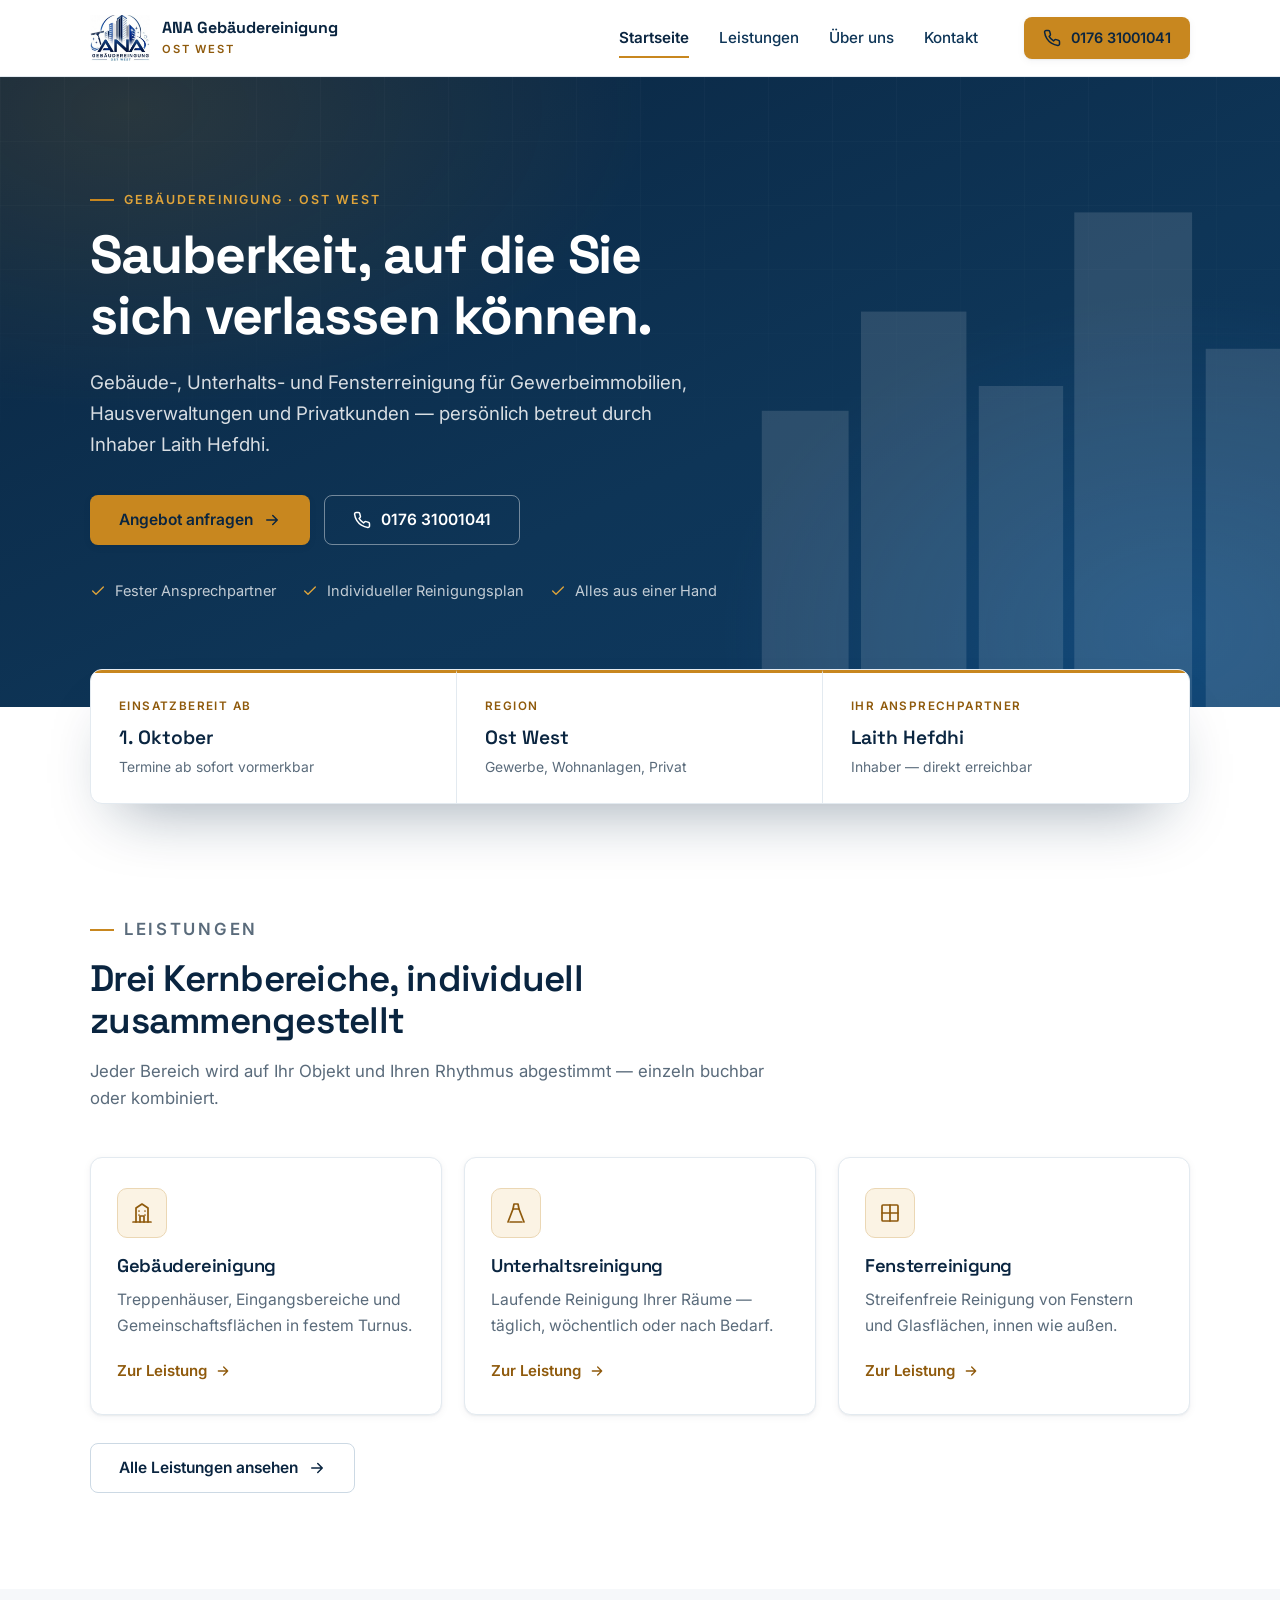
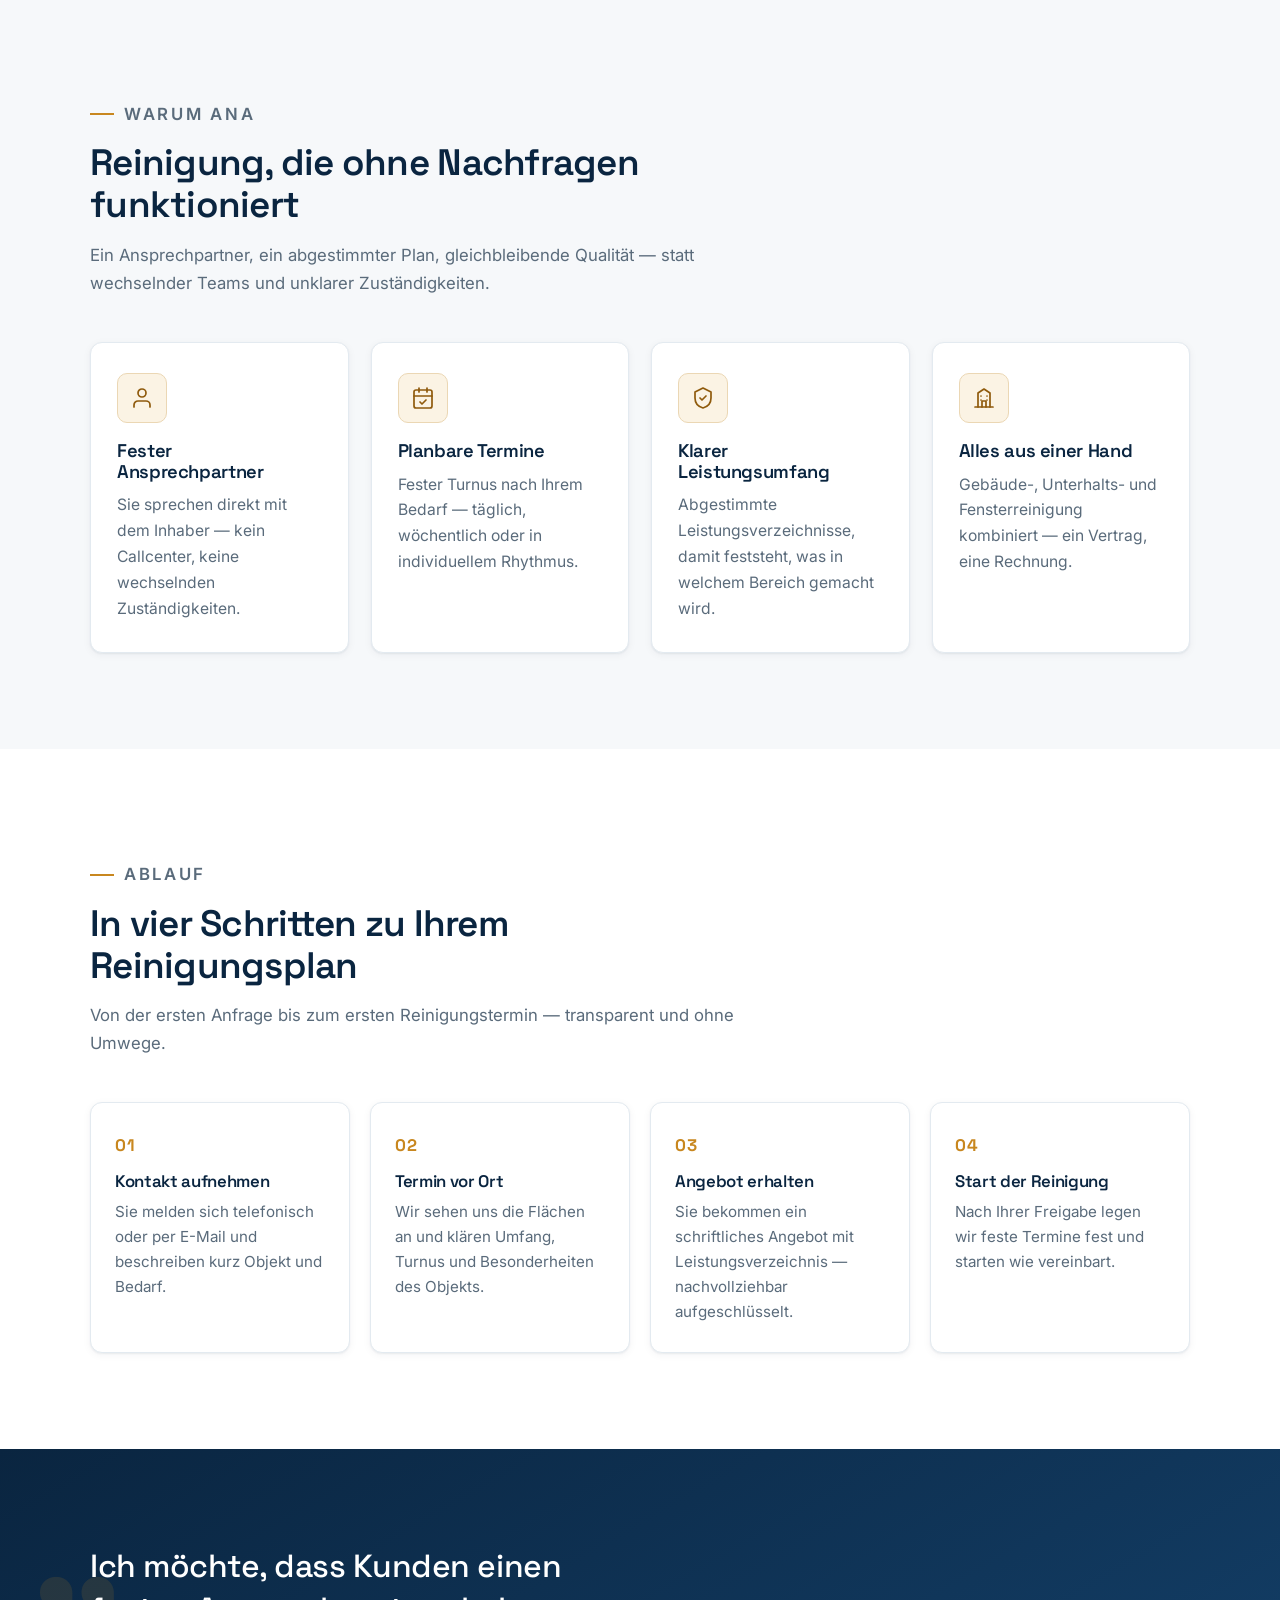
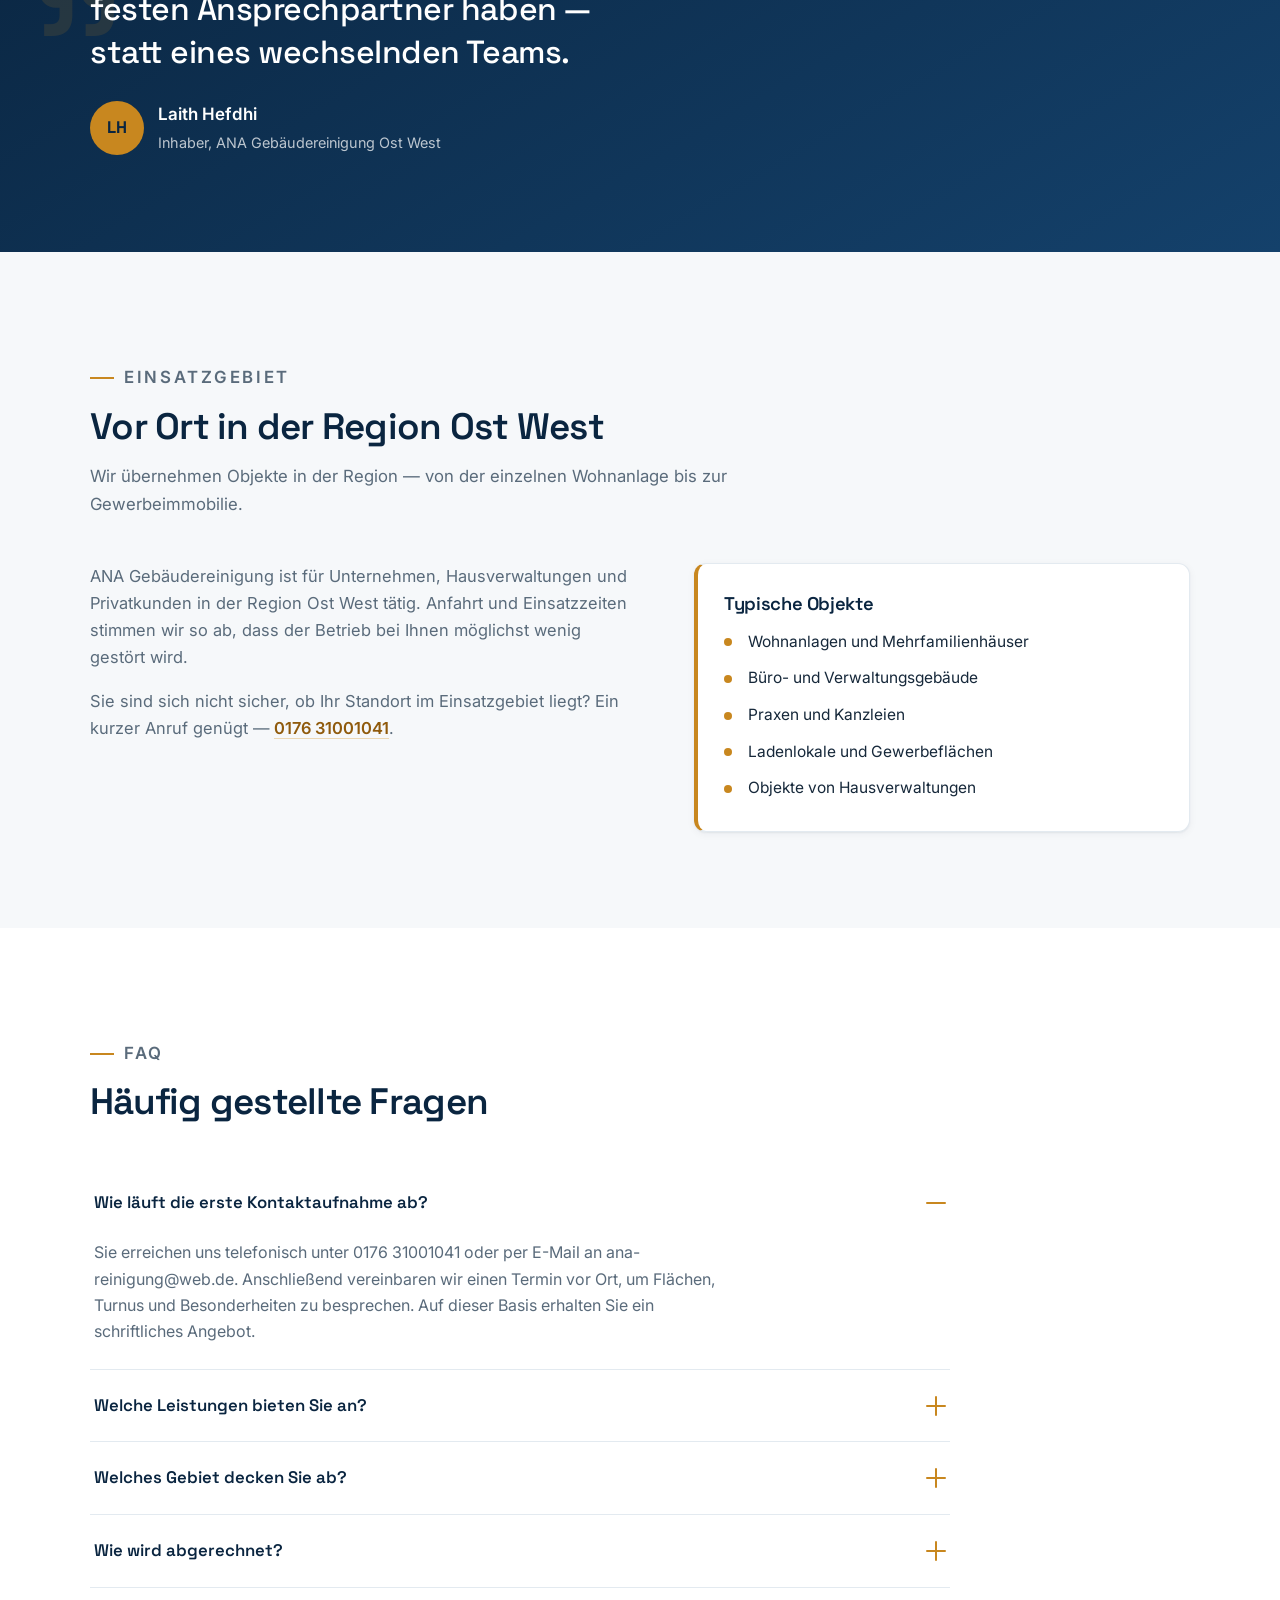
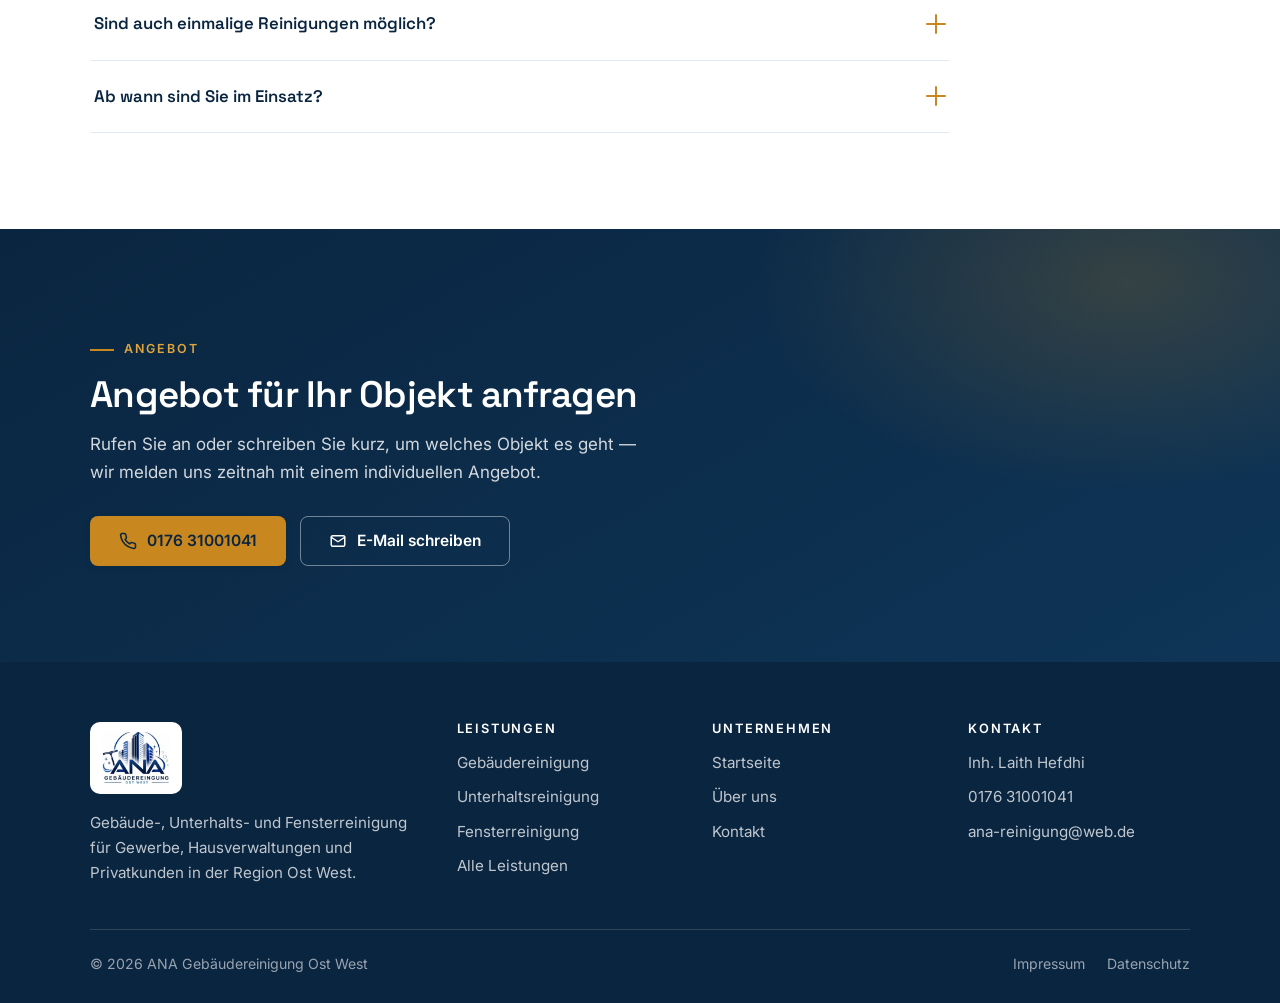
<file: index.html>
<!DOCTYPE html>
<html lang="de">
<head>
<meta charset="UTF-8">
<meta name="viewport" content="width=device-width, initial-scale=1">
<title>ANA Gebäudereinigung Ost West | Gebäude- & Fensterreinigung</title>
<meta name="description" content="Gebäude-, Unterhalts- und Fensterreinigung für Gewerbe, Hausverwaltungen und Privatkunden in der Region Ost West. Inhabergeführt. Angebot: 0176 31001041.">
<meta name="theme-color" content="#0a2540">
<meta name="robots" content="noindex, nofollow">
<script>document.documentElement.className += " js";</script>

<!-- AUSFÜLLEN: sobald eine eigene Domain da ist, hier und in og:url eintragen -->
<link rel="canonical" href="https://anjakempe11-pixel.github.io/ANA-Website/">
<meta property="og:type" content="website">
<meta property="og:locale" content="de_DE">
<meta property="og:site_name" content="ANA Gebäudereinigung Ost West">
<meta property="og:title" content="ANA Gebäudereinigung Ost West | Gebäude- & Fensterreinigung">
<meta property="og:description" content="Gebäude-, Unterhalts- und Fensterreinigung für Gewerbe, Hausverwaltungen und Privatkunden in der Region Ost West. Inhabergeführt. Angebot: 0176 31001041.">
<meta property="og:url" content="https://anjakempe11-pixel.github.io/ANA-Website/">

<link rel="icon" type="image/png" href="favicon.png">
<link rel="apple-touch-icon" href="apple-touch-icon.png">

<link rel="preconnect" href="https://fonts.googleapis.com">
<link rel="preconnect" href="https://fonts.gstatic.com" crossorigin>
<link href="https://fonts.googleapis.com/css2?family=Space+Grotesk:wght@500;600;700&family=Inter:wght@400;500;600;700&display=swap" rel="stylesheet">
<link rel="stylesheet" href="style.css">
<script type="application/ld+json">
{
  "@context": "https://schema.org",
  "@type": "ProfessionalService",
  "name": "ANA Gebäudereinigung Ost West",
  "description": "Gebäudereinigung, Unterhaltsreinigung und Fensterreinigung für Gewerbe, Hausverwaltungen und Privatkunden in der Region Ost West.",
  "url": "https://www.ana-gebaeudereinigung.de/",
  "telephone": "+4917631001041",
  "email": "ana-reinigung@web.de",
  "founder": { "@type": "Person", "name": "Laith Hefdhi" },
  "address": {
    "@type": "PostalAddress",
    "addressCountry": "DE",
    "streetAddress": "[Straße und Hausnummer]",
    "postalCode": "[PLZ]",
    "addressLocality": "[Ort]"
  },
  "areaServed": "Ost West",
  "hasOfferCatalog": {
    "@type": "OfferCatalog",
    "name": "Reinigungsleistungen",
    "itemListElement": [
      { "@type": "Offer", "itemOffered": { "@type": "Service", "name": "Gebäudereinigung" } },
      { "@type": "Offer", "itemOffered": { "@type": "Service", "name": "Unterhaltsreinigung" } },
      { "@type": "Offer", "itemOffered": { "@type": "Service", "name": "Fensterreinigung" } }
    ]
  }
}
</script>
<script type="application/ld+json">
{
  "@context": "https://schema.org",
  "@type": "FAQPage",
  "mainEntity": [
    {
      "@type": "Question",
      "name": "Wie läuft die erste Kontaktaufnahme ab?",
      "acceptedAnswer": { "@type": "Answer", "text": "Sie erreichen uns telefonisch unter 0176 31001041 oder per E-Mail an ana-reinigung@web.de. Anschließend vereinbaren wir einen Termin vor Ort, um Flächen, Turnus und Besonderheiten zu besprechen. Auf dieser Basis erhalten Sie ein schriftliches Angebot." }
    },
    {
      "@type": "Question",
      "name": "Welche Leistungen bietet ANA Gebäudereinigung an?",
      "acceptedAnswer": { "@type": "Answer", "text": "Kernbereiche sind Gebäudereinigung, Unterhaltsreinigung und Fensterreinigung. Weitere Leistungen wie Grundreinigung, Baureinigung, Sonderreinigung, Hausmeisterservice und Winterdienst sind auf Anfrage möglich." }
    },
    {
      "@type": "Question",
      "name": "Ab wann ist ANA Gebäudereinigung im Einsatz?",
      "acceptedAnswer": { "@type": "Answer", "text": "Ab dem 1. Oktober. Termine für die Zeit danach können bereits jetzt vorgemerkt werden." }
    }
  ]
}
</script>
</head>
<body>

<a class="skip" href="#main">Zum Inhalt springen</a>

<header class="site-header" id="siteHeader">
  <div class="nav">
    <a class="brand" href="index.html">
      <span class="logo-mark" role="img" aria-label="Logo ANA Gebäudereinigung Ost West"></span>
      <span class="brand-text">
        <strong>ANA Gebäudereinigung</strong>
        <span>Ost West</span>
      </span>
    </a>

    <nav class="nav-links" aria-label="Hauptnavigation">
      <a href="index.html" aria-current="page">Startseite</a>
      <a href="leistungen.html">Leistungen</a>
      <a href="ueber-uns.html">Über uns</a>
      <a href="kontakt.html">Kontakt</a>
    </nav>

    <div class="nav-actions">
      <a class="btn btn-primary btn-sm nav-phone" href="tel:+4917631001041"><svg viewBox="0 0 24 24" fill="none" stroke="currentColor" stroke-width="2" stroke-linecap="round" stroke-linejoin="round" aria-hidden="true"><path d="M22 16.92v3a2 2 0 0 1-2.18 2 19.79 19.79 0 0 1-8.63-3.07 19.5 19.5 0 0 1-6-6A19.79 19.79 0 0 1 2.12 4.18 2 2 0 0 1 4.11 2h3a2 2 0 0 1 2 1.72c.13.96.36 1.9.7 2.81a2 2 0 0 1-.45 2.11L8.09 9.91a16 16 0 0 0 6 6l1.27-1.27a2 2 0 0 1 2.11-.45c.91.34 1.85.57 2.81.7A2 2 0 0 1 22 16.92z"/></svg> 0176 31001041</a>
      <button class="nav-toggle" id="navToggle" type="button" aria-expanded="false" aria-controls="mobileMenu" aria-label="Menü öffnen">
        <svg class="icon-open" viewBox="0 0 24 24" fill="none" stroke="currentColor" stroke-width="2" stroke-linecap="round" aria-hidden="true"><path d="M3 6h18M3 12h18M3 18h18"/></svg>
        <svg class="icon-close" viewBox="0 0 24 24" fill="none" stroke="currentColor" stroke-width="2" stroke-linecap="round" aria-hidden="true"><path d="M6 6l12 12M18 6L6 18"/></svg>
      </button>
    </div>
  </div>

  <div class="mobile-menu" id="mobileMenu">
    <ul>
      <li><a href="index.html" aria-current="page">Startseite</a></li>
      <li><a href="leistungen.html">Leistungen</a></li>
      <li><a href="ueber-uns.html">Über uns</a></li>
      <li><a href="kontakt.html">Kontakt</a></li>
    </ul>
    <div class="m-cta">
      <a class="btn btn-primary" href="tel:+4917631001041">Jetzt anrufen</a>
      <a class="btn btn-outline" href="mailto:ana-reinigung@web.de?subject=Anfrage%20Reinigungsangebot">E-Mail schreiben</a>
    </div>
  </div>
</header>

<main id="main">

<section class="hero">
  <svg class="hero-skyline" viewBox="0 0 500 500" fill="none" aria-hidden="true" xmlns="http://www.w3.org/2000/svg"><rect x="20" y="220" width="70" height="260" fill="#ffffff"/><rect x="100" y="140" width="85" height="340" fill="#ffffff"/><rect x="195" y="200" width="68" height="280" fill="#ffffff"/><rect x="272" y="60" width="95" height="420" fill="#ffffff"/><rect x="378" y="170" width="75" height="310" fill="#ffffff"/></svg>
  <div class="wrap hero-inner on-dark">
    <p class="eyebrow">Gebäudereinigung · Ost West</p>
    <h1>Sauberkeit, auf die Sie sich verlassen können.</h1>
    <p class="lead">
      Gebäude-, Unterhalts- und Fensterreinigung für Gewerbeimmobilien, Hausverwaltungen
      und Privatkunden — persönlich betreut durch Inhaber Laith Hefdhi.
    </p>
    <div class="hero-actions">
      <a class="btn btn-primary" href="kontakt.html">Angebot anfragen <svg viewBox="0 0 24 24" fill="none" stroke="currentColor" stroke-width="2" stroke-linecap="round" stroke-linejoin="round" aria-hidden="true"><path d="M5 12h14M13 6l6 6-6 6"/></svg></a>
      <a class="btn btn-ghost" href="tel:+4917631001041"><svg viewBox="0 0 24 24" fill="none" stroke="currentColor" stroke-width="2" stroke-linecap="round" stroke-linejoin="round" aria-hidden="true"><path d="M22 16.92v3a2 2 0 0 1-2.18 2 19.79 19.79 0 0 1-8.63-3.07 19.5 19.5 0 0 1-6-6A19.79 19.79 0 0 1 2.12 4.18 2 2 0 0 1 4.11 2h3a2 2 0 0 1 2 1.72c.13.96.36 1.9.7 2.81a2 2 0 0 1-.45 2.11L8.09 9.91a16 16 0 0 0 6 6l1.27-1.27a2 2 0 0 1 2.11-.45c.91.34 1.85.57 2.81.7A2 2 0 0 1 22 16.92z"/></svg> 0176 31001041</a>
    </div>
    <div class="hero-meta">
      <span><svg viewBox="0 0 24 24" fill="none" stroke="currentColor" stroke-width="2" stroke-linecap="round" stroke-linejoin="round" aria-hidden="true"><path d="M20 6L9 17l-5-5"/></svg> Fester Ansprechpartner</span>
      <span><svg viewBox="0 0 24 24" fill="none" stroke="currentColor" stroke-width="2" stroke-linecap="round" stroke-linejoin="round" aria-hidden="true"><path d="M20 6L9 17l-5-5"/></svg> Individueller Reinigungsplan</span>
      <span><svg viewBox="0 0 24 24" fill="none" stroke="currentColor" stroke-width="2" stroke-linecap="round" stroke-linejoin="round" aria-hidden="true"><path d="M20 6L9 17l-5-5"/></svg> Alles aus einer Hand</span>
    </div>
  </div>
</section>

<div class="wrap">
  <div class="stat-card">
    <div class="stat">
      <div class="k">Einsatzbereit ab</div>
      <div class="v">1. Oktober</div>
      <div class="s">Termine ab sofort vormerkbar</div>
    </div>
    <div class="stat">
      <div class="k">Region</div>
      <div class="v">Ost West</div>
      <div class="s">Gewerbe, Wohnanlagen, Privat</div>
    </div>
    <div class="stat">
      <div class="k">Ihr Ansprechpartner</div>
      <div class="v">Laith Hefdhi</div>
      <div class="s">Inhaber — direkt erreichbar</div>
    </div>
  </div>
</div>

<section id="leistungen">
  <div class="wrap">
    <div class="section-head reveal">
      <p class="eyebrow">Leistungen</p>
      <h2>Drei Kernbereiche, individuell zusammengestellt</h2>
      <p>Jeder Bereich wird auf Ihr Objekt und Ihren Rhythmus abgestimmt — einzeln buchbar oder kombiniert.</p>
    </div>
    <div class="grid grid-3 reveal">
      <a class="card" href="gebaeudereinigung.html">
        <span class="icon"><svg viewBox="0 0 24 24" fill="none" stroke="currentColor" stroke-width="1.7" stroke-linecap="round" stroke-linejoin="round" aria-hidden="true"><path d="M3 21h18"/><path d="M6 21V7l6-4 6 4v14"/><path d="M10 21v-6h4v6"/><path d="M9 10h.01M15 10h.01M9 14h.01M15 14h.01"/></svg></span>
        <h3>Gebäudereinigung</h3>
        <p>Treppenhäuser, Eingangsbereiche und Gemeinschaftsflächen in festem Turnus.</p>
        <span class="card-link">Zur Leistung <svg viewBox="0 0 24 24" fill="none" stroke="currentColor" stroke-width="2" stroke-linecap="round" stroke-linejoin="round" aria-hidden="true"><path d="M5 12h14M13 6l6 6-6 6"/></svg></span>
      </a>
      <a class="card" href="unterhaltsreinigung.html">
        <span class="icon"><svg viewBox="0 0 24 24" fill="none" stroke="currentColor" stroke-width="1.7" stroke-linecap="round" stroke-linejoin="round" aria-hidden="true"><path d="M4 21l5-13h6l5 13"/><path d="M9 8l1-5h4l1 5"/><path d="M6 21h12"/></svg></span>
        <h3>Unterhaltsreinigung</h3>
        <p>Laufende Reinigung Ihrer Räume — täglich, wöchentlich oder nach Bedarf.</p>
        <span class="card-link">Zur Leistung <svg viewBox="0 0 24 24" fill="none" stroke="currentColor" stroke-width="2" stroke-linecap="round" stroke-linejoin="round" aria-hidden="true"><path d="M5 12h14M13 6l6 6-6 6"/></svg></span>
      </a>
      <a class="card" href="fensterreinigung.html">
        <span class="icon"><svg viewBox="0 0 24 24" fill="none" stroke="currentColor" stroke-width="1.7" stroke-linecap="round" stroke-linejoin="round" aria-hidden="true"><rect x="4" y="4" width="16" height="16" rx="1"/><path d="M4 12h16M12 4v16"/></svg></span>
        <h3>Fensterreinigung</h3>
        <p>Streifenfreie Reinigung von Fenstern und Glasflächen, innen wie außen.</p>
        <span class="card-link">Zur Leistung <svg viewBox="0 0 24 24" fill="none" stroke="currentColor" stroke-width="2" stroke-linecap="round" stroke-linejoin="round" aria-hidden="true"><path d="M5 12h14M13 6l6 6-6 6"/></svg></span>
      </a>
    </div>
    <p style="margin-top:28px;" class="reveal">
      <a class="btn btn-outline" href="leistungen.html">Alle Leistungen ansehen <svg viewBox="0 0 24 24" fill="none" stroke="currentColor" stroke-width="2" stroke-linecap="round" stroke-linejoin="round" aria-hidden="true"><path d="M5 12h14M13 6l6 6-6 6"/></svg></a>
    </p>
  </div>
</section>

<section class="soft-bg">
  <div class="wrap">
    <div class="section-head reveal">
      <p class="eyebrow">Warum ANA</p>
      <h2>Reinigung, die ohne Nachfragen funktioniert</h2>
      <p>Ein Ansprechpartner, ein abgestimmter Plan, gleichbleibende Qualität — statt wechselnder Teams und unklarer Zuständigkeiten.</p>
    </div>
    <div class="grid grid-4 reveal">
      <div class="card">
        <span class="icon"><svg viewBox="0 0 24 24" fill="none" stroke="currentColor" stroke-width="1.7" stroke-linecap="round" stroke-linejoin="round" aria-hidden="true"><path d="M20 21v-2a4 4 0 0 0-4-4H8a4 4 0 0 0-4 4v2"/><circle cx="12" cy="7" r="4"/></svg></span>
        <h3>Fester Ansprechpartner</h3>
        <p>Sie sprechen direkt mit dem Inhaber — kein Callcenter, keine wechselnden Zuständigkeiten.</p>
      </div>
      <div class="card">
        <span class="icon"><svg viewBox="0 0 24 24" fill="none" stroke="currentColor" stroke-width="1.7" stroke-linecap="round" stroke-linejoin="round" aria-hidden="true"><rect x="3" y="4" width="18" height="18" rx="2"/><path d="M16 2v4M8 2v4M3 10h18"/><path d="M9 16l2 2 4-4"/></svg></span>
        <h3>Planbare Termine</h3>
        <p>Fester Turnus nach Ihrem Bedarf — täglich, wöchentlich oder in individuellem Rhythmus.</p>
      </div>
      <div class="card">
        <span class="icon"><svg viewBox="0 0 24 24" fill="none" stroke="currentColor" stroke-width="1.7" stroke-linecap="round" stroke-linejoin="round" aria-hidden="true"><path d="M12 2l8 4v6c0 5-3.4 8.7-8 10-4.6-1.3-8-5-8-10V6l8-4z"/><path d="M9 12l2 2 4-4"/></svg></span>
        <h3>Klarer Leistungsumfang</h3>
        <p>Abgestimmte Leistungsverzeichnisse, damit feststeht, was in welchem Bereich gemacht wird.</p>
      </div>
      <div class="card">
        <span class="icon"><svg viewBox="0 0 24 24" fill="none" stroke="currentColor" stroke-width="1.7" stroke-linecap="round" stroke-linejoin="round" aria-hidden="true"><path d="M3 21h18"/><path d="M6 21V7l6-4 6 4v14"/><path d="M10 21v-6h4v6"/><path d="M9 10h.01M15 10h.01M9 14h.01M15 14h.01"/></svg></span>
        <h3>Alles aus einer Hand</h3>
        <p>Gebäude-, Unterhalts- und Fensterreinigung kombiniert — ein Vertrag, eine Rechnung.</p>
      </div>
    </div>
  </div>
</section>

<section id="ablauf">
  <div class="wrap">
    <div class="section-head reveal">
      <p class="eyebrow">Ablauf</p>
      <h2>In vier Schritten zu Ihrem Reinigungsplan</h2>
      <p>Von der ersten Anfrage bis zum ersten Reinigungstermin — transparent und ohne Umwege.</p>
    </div>
    <div class="steps reveal">
      <div class="step">
        <h3>Kontakt aufnehmen</h3>
        <p>Sie melden sich telefonisch oder per E-Mail und beschreiben kurz Objekt und Bedarf.</p>
      </div>
      <div class="step">
        <h3>Termin vor Ort</h3>
        <p>Wir sehen uns die Flächen an und klären Umfang, Turnus und Besonderheiten des Objekts.</p>
      </div>
      <div class="step">
        <h3>Angebot erhalten</h3>
        <p>Sie bekommen ein schriftliches Angebot mit Leistungsverzeichnis — nachvollziehbar aufgeschlüsselt.</p>
      </div>
      <div class="step">
        <h3>Start der Reinigung</h3>
        <p>Nach Ihrer Freigabe legen wir feste Termine fest und starten wie vereinbart.</p>
      </div>
    </div>
    <!-- AUSFÜLLEN: Falls die Erstbesichtigung kostenlos ist, hier ergänzen. -->
  </div>
</section>

<section class="quote-section">
  <div class="wrap">
    <blockquote>Ich möchte, dass Kunden einen festen Ansprechpartner haben — statt eines wechselnden Teams.</blockquote>
    <div class="quote-attrib">
      <span class="avatar" aria-hidden="true">LH</span>
      <span>
        <span class="name">Laith Hefdhi</span><br>
        <span class="role">Inhaber, ANA Gebäudereinigung Ost West</span>
      </span>
    </div>
  </div>
</section>

<section id="einsatzgebiet" class="soft-bg">
  <div class="wrap">
    <div class="section-head reveal">
      <p class="eyebrow">Einsatzgebiet</p>
      <h2>Vor Ort in der Region Ost West</h2>
      <p>Wir übernehmen Objekte in der Region — von der einzelnen Wohnanlage bis zur Gewerbeimmobilie.</p>
    </div>
    <div class="split reveal">
      <div class="body-copy">
        <!-- AUSFÜLLEN: Konkrete Orte, Landkreise und Umkreis in km. Wichtigster Faktor für lokale Suchanfragen. -->
        <p>
          ANA Gebäudereinigung ist für Unternehmen, Hausverwaltungen und Privatkunden in der
          Region Ost West tätig. Anfahrt und Einsatzzeiten stimmen wir so ab, dass der Betrieb
          bei Ihnen möglichst wenig gestört wird.
        </p>
        <p>
          Sie sind sich nicht sicher, ob Ihr Standort im Einsatzgebiet liegt?
          Ein kurzer Anruf genügt — <a href="tel:+4917631001041">0176 31001041</a>.
        </p>
      </div>
      <div class="panel accent">
        <h3>Typische Objekte</h3>
        <ul class="dot-list">
          <li>Wohnanlagen und Mehrfamilienhäuser</li>
          <li>Büro- und Verwaltungsgebäude</li>
          <li>Praxen und Kanzleien</li>
          <li>Ladenlokale und Gewerbeflächen</li>
          <li>Objekte von Hausverwaltungen</li>
        </ul>
      </div>
    </div>
  </div>
</section>

<section id="faq">
  <div class="wrap">
    <div class="section-head reveal">
      <p class="eyebrow">FAQ</p>
      <h2>Häufig gestellte Fragen</h2>
    </div>
    <div class="faq reveal">
      <details class="faq-item" open>
        <summary>Wie läuft die erste Kontaktaufnahme ab?<span class="plus" aria-hidden="true"></span></summary>
        <div class="faq-answer">
          Sie erreichen uns telefonisch unter 0176 31001041 oder per E-Mail an ana-reinigung@web.de.
          Anschließend vereinbaren wir einen Termin vor Ort, um Flächen, Turnus und
          Besonderheiten zu besprechen. Auf dieser Basis erhalten Sie ein schriftliches Angebot.
        </div>
      </details>
      <details class="faq-item">
        <summary>Welche Leistungen bieten Sie an?<span class="plus" aria-hidden="true"></span></summary>
        <div class="faq-answer">
          Kernbereiche sind Gebäudereinigung, Unterhaltsreinigung und Fensterreinigung.
          Weitere Leistungen wie Grundreinigung, Baureinigung, Sonderreinigung,
          Hausmeisterservice und Winterdienst sind auf Anfrage möglich.
        </div>
      </details>
      <details class="faq-item">
        <summary>Welches Gebiet decken Sie ab?<span class="plus" aria-hidden="true"></span></summary>
        <div class="faq-answer">
          <!-- AUSFÜLLEN: konkrete Orte/Landkreise und Umkreis in km -->
          Wir sind in der Region Ost West im Einsatz. Ob Ihr Standort dazugehört,
          klären wir in einem kurzen Telefonat.
        </div>
      </details>
      <details class="faq-item">
        <summary>Wie wird abgerechnet?<span class="plus" aria-hidden="true"></span></summary>
        <div class="faq-answer">
          <!-- AUSFÜLLEN: Stundensatz oder Festpreis? Anfahrtskosten? Zahlungsarten? -->
          Die Abrechnung richtet sich nach Umfang und Turnus der vereinbarten Leistungen.
          Den genauen Preis nennen wir im schriftlichen Angebot nach der Besichtigung.
        </div>
      </details>
      <details class="faq-item">
        <summary>Sind auch einmalige Reinigungen möglich?<span class="plus" aria-hidden="true"></span></summary>
        <div class="faq-answer">
          <!-- AUSFÜLLEN: Mindestauftragsgröße? -->
          Neben der laufenden Unterhaltsreinigung sind auch einmalige Aufträge wie Grund-
          oder Bauabschlussreinigung möglich. Sprechen Sie uns dazu direkt an.
        </div>
      </details>
      <details class="faq-item">
        <summary>Ab wann sind Sie im Einsatz?<span class="plus" aria-hidden="true"></span></summary>
        <div class="faq-answer">
          Ab dem 1. Oktober. Termine für die Zeit danach können Sie bereits jetzt vormerken lassen.
        </div>
      </details>
    </div>
  </div>
</section>

<section class="cta-band on-dark">
  <div class="wrap">
    <p class="eyebrow">Angebot</p>
    <h2>Angebot für Ihr Objekt anfragen</h2>
    <p>Rufen Sie an oder schreiben Sie kurz, um welches Objekt es geht — wir melden uns zeitnah mit einem individuellen Angebot.</p>
    <div class="actions">
      <a class="btn btn-primary" href="tel:+4917631001041"><svg viewBox="0 0 24 24" fill="none" stroke="currentColor" stroke-width="2" stroke-linecap="round" stroke-linejoin="round" aria-hidden="true"><path d="M22 16.92v3a2 2 0 0 1-2.18 2 19.79 19.79 0 0 1-8.63-3.07 19.5 19.5 0 0 1-6-6A19.79 19.79 0 0 1 2.12 4.18 2 2 0 0 1 4.11 2h3a2 2 0 0 1 2 1.72c.13.96.36 1.9.7 2.81a2 2 0 0 1-.45 2.11L8.09 9.91a16 16 0 0 0 6 6l1.27-1.27a2 2 0 0 1 2.11-.45c.91.34 1.85.57 2.81.7A2 2 0 0 1 22 16.92z"/></svg> 0176 31001041</a>
      <a class="btn btn-ghost" href="mailto:ana-reinigung@web.de?subject=Anfrage%20Reinigungsangebot"><svg viewBox="0 0 24 24" fill="none" stroke="currentColor" stroke-width="2" stroke-linecap="round" stroke-linejoin="round" aria-hidden="true"><rect x="3" y="5" width="18" height="14" rx="2"/><path d="M3 7l9 6 9-6"/></svg> E-Mail schreiben</a>
    </div>
  </div>
</section>
</main>

<footer>
  <div class="wrap">
    <div class="footer-grid">
      <div>
        <div class="footer-logo">
          <span class="logo-mark" role="img" aria-label="ANA Gebäudereinigung Ost West"></span>
        </div>
        <p style="margin-top:16px; max-width:34ch;">
          Gebäude-, Unterhalts- und Fensterreinigung für Gewerbe, Hausverwaltungen
          und Privatkunden in der Region Ost West.
        </p>
      </div>
      <div>
        <h2>Leistungen</h2>
        <ul class="footer-list">
          <li><a href="gebaeudereinigung.html">Gebäudereinigung</a></li>
          <li><a href="unterhaltsreinigung.html">Unterhaltsreinigung</a></li>
          <li><a href="fensterreinigung.html">Fensterreinigung</a></li>
          <li><a href="leistungen.html">Alle Leistungen</a></li>
        </ul>
      </div>
      <div>
        <h2>Unternehmen</h2>
        <ul class="footer-list">
          <li><a href="index.html">Startseite</a></li>
          <li><a href="ueber-uns.html">Über uns</a></li>
          <li><a href="kontakt.html">Kontakt</a></li>
        </ul>
      </div>
      <div>
        <h2>Kontakt</h2>
        <ul class="footer-list">
          <li>Inh. Laith Hefdhi</li>
          <li><a href="tel:+4917631001041">0176 31001041</a></li>
          <li><a href="mailto:ana-reinigung@web.de">ana-reinigung@web.de</a></li>
        </ul>
        <!-- AUSFÜLLEN: Geschäftsanschrift ergänzen -->
      </div>
    </div>
    <div class="footer-bottom">
      <span>© <span id="year">2026</span> ANA Gebäudereinigung Ost West</span>
      <nav aria-label="Rechtliches">
        <a href="impressum.html">Impressum</a>
        <a href="datenschutz.html">Datenschutz</a>
      </nav>
    </div>
  </div>
</footer>

<div class="call-bar">
  <a class="primary" href="tel:+4917631001041"><svg viewBox="0 0 24 24" fill="none" stroke="currentColor" stroke-width="2" stroke-linecap="round" stroke-linejoin="round" aria-hidden="true"><path d="M22 16.92v3a2 2 0 0 1-2.18 2 19.79 19.79 0 0 1-8.63-3.07 19.5 19.5 0 0 1-6-6A19.79 19.79 0 0 1 2.12 4.18 2 2 0 0 1 4.11 2h3a2 2 0 0 1 2 1.72c.13.96.36 1.9.7 2.81a2 2 0 0 1-.45 2.11L8.09 9.91a16 16 0 0 0 6 6l1.27-1.27a2 2 0 0 1 2.11-.45c.91.34 1.85.57 2.81.7A2 2 0 0 1 22 16.92z"/></svg> Anrufen</a>
  <a href="mailto:ana-reinigung@web.de?subject=Anfrage%20Reinigungsangebot"><svg viewBox="0 0 24 24" fill="none" stroke="currentColor" stroke-width="2" stroke-linecap="round" stroke-linejoin="round" aria-hidden="true"><rect x="3" y="5" width="18" height="14" rx="2"/><path d="M3 7l9 6 9-6"/></svg> E-Mail</a>
</div>

<script src="script.js" defer></script>
</body>
</html>
</file>
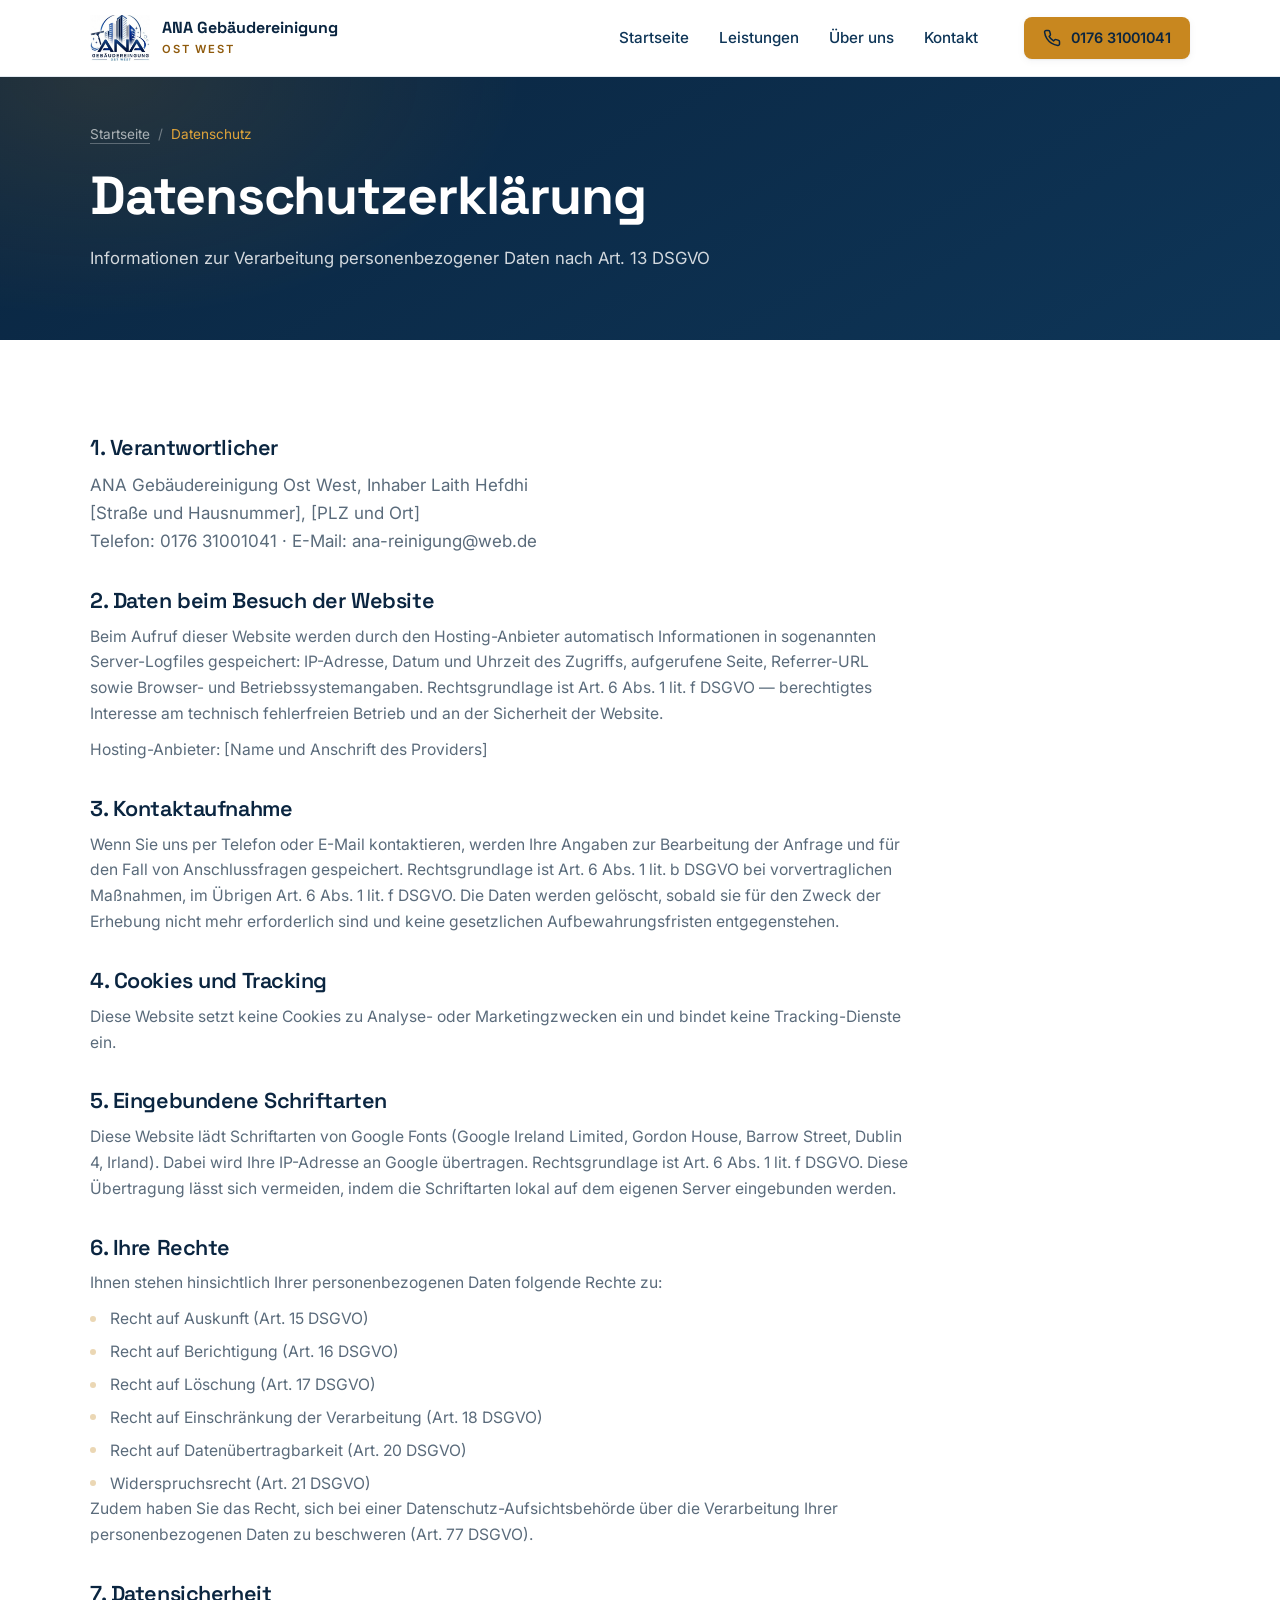
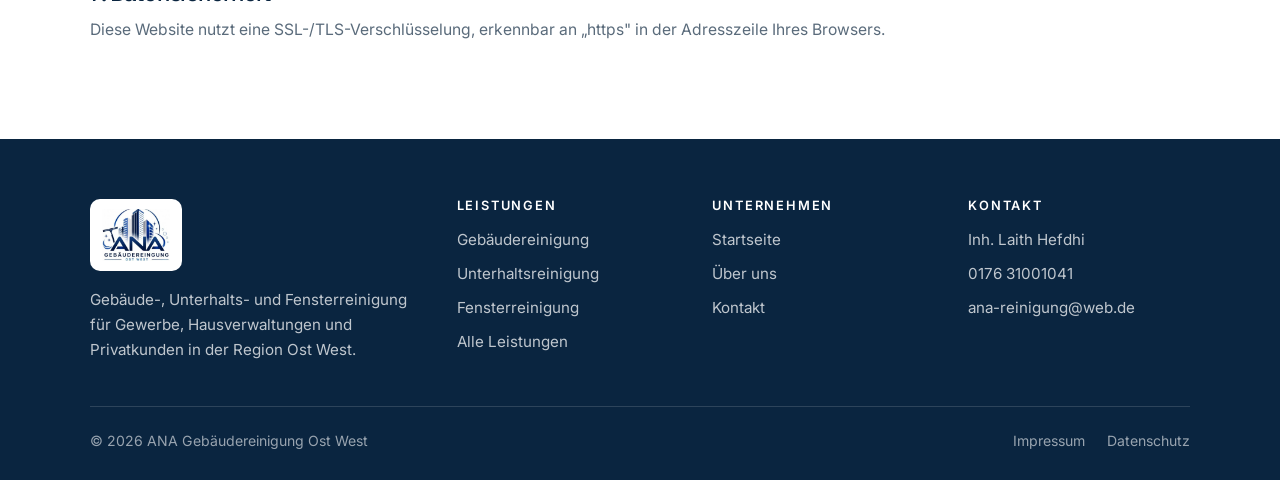
<file: datenschutz.html>
<!DOCTYPE html>
<html lang="de">
<head>
<meta charset="UTF-8">
<meta name="viewport" content="width=device-width, initial-scale=1">
<title>Datenschutz | ANA Gebäudereinigung Ost West</title>
<meta name="description" content="Datenschutzerklärung von ANA Gebäudereinigung Ost West nach DSGVO.">
<meta name="theme-color" content="#0a2540">
<meta name="robots" content="noindex, nofollow">
<script>document.documentElement.className += " js";</script>

<!-- AUSFÜLLEN: sobald eine eigene Domain da ist, hier und in og:url eintragen -->
<link rel="canonical" href="https://anjakempe11-pixel.github.io/ANA-Website/datenschutz.html">
<meta property="og:type" content="website">
<meta property="og:locale" content="de_DE">
<meta property="og:site_name" content="ANA Gebäudereinigung Ost West">
<meta property="og:title" content="Datenschutz | ANA Gebäudereinigung Ost West">
<meta property="og:description" content="Datenschutzerklärung von ANA Gebäudereinigung Ost West nach DSGVO.">
<meta property="og:url" content="https://anjakempe11-pixel.github.io/ANA-Website/datenschutz.html">

<link rel="icon" type="image/png" href="favicon.png">
<link rel="apple-touch-icon" href="apple-touch-icon.png">

<link rel="preconnect" href="https://fonts.googleapis.com">
<link rel="preconnect" href="https://fonts.gstatic.com" crossorigin>
<link href="https://fonts.googleapis.com/css2?family=Space+Grotesk:wght@500;600;700&family=Inter:wght@400;500;600;700&display=swap" rel="stylesheet">
<link rel="stylesheet" href="style.css">
</head>
<body>

<a class="skip" href="#main">Zum Inhalt springen</a>

<header class="site-header" id="siteHeader">
  <div class="nav">
    <a class="brand" href="index.html">
      <span class="logo-mark" role="img" aria-label="Logo ANA Gebäudereinigung Ost West"></span>
      <span class="brand-text">
        <strong>ANA Gebäudereinigung</strong>
        <span>Ost West</span>
      </span>
    </a>

    <nav class="nav-links" aria-label="Hauptnavigation">
      <a href="index.html">Startseite</a>
      <a href="leistungen.html">Leistungen</a>
      <a href="ueber-uns.html">Über uns</a>
      <a href="kontakt.html">Kontakt</a>
    </nav>

    <div class="nav-actions">
      <a class="btn btn-primary btn-sm nav-phone" href="tel:+4917631001041"><svg viewBox="0 0 24 24" fill="none" stroke="currentColor" stroke-width="2" stroke-linecap="round" stroke-linejoin="round" aria-hidden="true"><path d="M22 16.92v3a2 2 0 0 1-2.18 2 19.79 19.79 0 0 1-8.63-3.07 19.5 19.5 0 0 1-6-6A19.79 19.79 0 0 1 2.12 4.18 2 2 0 0 1 4.11 2h3a2 2 0 0 1 2 1.72c.13.96.36 1.9.7 2.81a2 2 0 0 1-.45 2.11L8.09 9.91a16 16 0 0 0 6 6l1.27-1.27a2 2 0 0 1 2.11-.45c.91.34 1.85.57 2.81.7A2 2 0 0 1 22 16.92z"/></svg> 0176 31001041</a>
      <button class="nav-toggle" id="navToggle" type="button" aria-expanded="false" aria-controls="mobileMenu" aria-label="Menü öffnen">
        <svg class="icon-open" viewBox="0 0 24 24" fill="none" stroke="currentColor" stroke-width="2" stroke-linecap="round" aria-hidden="true"><path d="M3 6h18M3 12h18M3 18h18"/></svg>
        <svg class="icon-close" viewBox="0 0 24 24" fill="none" stroke="currentColor" stroke-width="2" stroke-linecap="round" aria-hidden="true"><path d="M6 6l12 12M18 6L6 18"/></svg>
      </button>
    </div>
  </div>

  <div class="mobile-menu" id="mobileMenu">
    <ul>
      <li><a href="index.html">Startseite</a></li>
      <li><a href="leistungen.html">Leistungen</a></li>
      <li><a href="ueber-uns.html">Über uns</a></li>
      <li><a href="kontakt.html">Kontakt</a></li>
    </ul>
    <div class="m-cta">
      <a class="btn btn-primary" href="tel:+4917631001041">Jetzt anrufen</a>
      <a class="btn btn-outline" href="mailto:ana-reinigung@web.de?subject=Anfrage%20Reinigungsangebot">E-Mail schreiben</a>
    </div>
  </div>
</header>

<main id="main">

<section class="page-head on-dark">
  <div class="wrap">
    <nav class="crumbs" aria-label="Brotkrumennavigation"><ol><li><a href="index.html">Startseite</a></li><li class="sep" aria-hidden="true">/</li><li aria-current="page">Datenschutz</li></ol></nav>
    <h1>Datenschutzerklärung</h1>
    <p class="lead">Informationen zur Verarbeitung personenbezogener Daten nach Art. 13 DSGVO</p>
  </div>
</section>

<section>
  <div class="wrap">
    <div class="legal">
      <h2>1. Verantwortlicher</h2>
      <!-- AUSFÜLLEN: gleiche Anschrift wie im Impressum -->
      <address>
        ANA Gebäudereinigung Ost West, Inhaber Laith Hefdhi<br>
        [Straße und Hausnummer], [PLZ und Ort]<br>
        Telefon: 0176 31001041 · E-Mail: ana-reinigung@web.de
      </address>

      <h2>2. Daten beim Besuch der Website</h2>
      <p>
        Beim Aufruf dieser Website werden durch den Hosting-Anbieter automatisch Informationen in
        sogenannten Server-Logfiles gespeichert: IP-Adresse, Datum und Uhrzeit des Zugriffs,
        aufgerufene Seite, Referrer-URL sowie Browser- und Betriebssystemangaben. Rechtsgrundlage
        ist Art. 6 Abs. 1 lit. f DSGVO — berechtigtes Interesse am technisch fehlerfreien Betrieb
        und an der Sicherheit der Website.
      </p>
      <!-- AUSFÜLLEN: Name und Anschrift des Hosting-Anbieters; ggf. Auftragsverarbeitungsvertrag erwähnen -->
      <p>Hosting-Anbieter: [Name und Anschrift des Providers]</p>

      <h2>3. Kontaktaufnahme</h2>
      <p>
        Wenn Sie uns per Telefon oder E-Mail kontaktieren, werden Ihre Angaben zur Bearbeitung der
        Anfrage und für den Fall von Anschlussfragen gespeichert. Rechtsgrundlage ist Art. 6 Abs. 1
        lit. b DSGVO bei vorvertraglichen Maßnahmen, im Übrigen Art. 6 Abs. 1 lit. f DSGVO. Die
        Daten werden gelöscht, sobald sie für den Zweck der Erhebung nicht mehr erforderlich sind
        und keine gesetzlichen Aufbewahrungsfristen entgegenstehen.
      </p>

      <h2>4. Cookies und Tracking</h2>
      <!-- AUSFÜLLEN: Sobald Analyse-Tools, Karten oder ein Kontaktformular eingebunden werden,
           muss dieser Abschnitt angepasst und ggf. ein Cookie-Banner ergänzt werden. -->
      <p>
        Diese Website setzt keine Cookies zu Analyse- oder Marketingzwecken ein und bindet keine
        Tracking-Dienste ein.
      </p>

      <h2>5. Eingebundene Schriftarten</h2>
      <p>
        Diese Website lädt Schriftarten von Google Fonts (Google Ireland Limited, Gordon House,
        Barrow Street, Dublin 4, Irland). Dabei wird Ihre IP-Adresse an Google übertragen.
        Rechtsgrundlage ist Art. 6 Abs. 1 lit. f DSGVO. Diese Übertragung lässt sich vermeiden,
        indem die Schriftarten lokal auf dem eigenen Server eingebunden werden.
      </p>

      <h2>6. Ihre Rechte</h2>
      <p>Ihnen stehen hinsichtlich Ihrer personenbezogenen Daten folgende Rechte zu:</p>
      <ul>
        <li>Recht auf Auskunft (Art. 15 DSGVO)</li>
        <li>Recht auf Berichtigung (Art. 16 DSGVO)</li>
        <li>Recht auf Löschung (Art. 17 DSGVO)</li>
        <li>Recht auf Einschränkung der Verarbeitung (Art. 18 DSGVO)</li>
        <li>Recht auf Datenübertragbarkeit (Art. 20 DSGVO)</li>
        <li>Widerspruchsrecht (Art. 21 DSGVO)</li>
      </ul>
      <p>
        Zudem haben Sie das Recht, sich bei einer Datenschutz-Aufsichtsbehörde über die
        Verarbeitung Ihrer personenbezogenen Daten zu beschweren (Art. 77 DSGVO).
      </p>

      <h2>7. Datensicherheit</h2>
      <p>
        Diese Website nutzt eine SSL-/TLS-Verschlüsselung, erkennbar an „https" in der Adresszeile
        Ihres Browsers.
      </p>
    </div>
  </div>
</section>
</main>

<footer>
  <div class="wrap">
    <div class="footer-grid">
      <div>
        <div class="footer-logo">
          <span class="logo-mark" role="img" aria-label="ANA Gebäudereinigung Ost West"></span>
        </div>
        <p style="margin-top:16px; max-width:34ch;">
          Gebäude-, Unterhalts- und Fensterreinigung für Gewerbe, Hausverwaltungen
          und Privatkunden in der Region Ost West.
        </p>
      </div>
      <div>
        <h2>Leistungen</h2>
        <ul class="footer-list">
          <li><a href="gebaeudereinigung.html">Gebäudereinigung</a></li>
          <li><a href="unterhaltsreinigung.html">Unterhaltsreinigung</a></li>
          <li><a href="fensterreinigung.html">Fensterreinigung</a></li>
          <li><a href="leistungen.html">Alle Leistungen</a></li>
        </ul>
      </div>
      <div>
        <h2>Unternehmen</h2>
        <ul class="footer-list">
          <li><a href="index.html">Startseite</a></li>
          <li><a href="ueber-uns.html">Über uns</a></li>
          <li><a href="kontakt.html">Kontakt</a></li>
        </ul>
      </div>
      <div>
        <h2>Kontakt</h2>
        <ul class="footer-list">
          <li>Inh. Laith Hefdhi</li>
          <li><a href="tel:+4917631001041">0176 31001041</a></li>
          <li><a href="mailto:ana-reinigung@web.de">ana-reinigung@web.de</a></li>
        </ul>
        <!-- AUSFÜLLEN: Geschäftsanschrift ergänzen -->
      </div>
    </div>
    <div class="footer-bottom">
      <span>© <span id="year">2026</span> ANA Gebäudereinigung Ost West</span>
      <nav aria-label="Rechtliches">
        <a href="impressum.html">Impressum</a>
        <a href="datenschutz.html">Datenschutz</a>
      </nav>
    </div>
  </div>
</footer>

<div class="call-bar">
  <a class="primary" href="tel:+4917631001041"><svg viewBox="0 0 24 24" fill="none" stroke="currentColor" stroke-width="2" stroke-linecap="round" stroke-linejoin="round" aria-hidden="true"><path d="M22 16.92v3a2 2 0 0 1-2.18 2 19.79 19.79 0 0 1-8.63-3.07 19.5 19.5 0 0 1-6-6A19.79 19.79 0 0 1 2.12 4.18 2 2 0 0 1 4.11 2h3a2 2 0 0 1 2 1.72c.13.96.36 1.9.7 2.81a2 2 0 0 1-.45 2.11L8.09 9.91a16 16 0 0 0 6 6l1.27-1.27a2 2 0 0 1 2.11-.45c.91.34 1.85.57 2.81.7A2 2 0 0 1 22 16.92z"/></svg> Anrufen</a>
  <a href="mailto:ana-reinigung@web.de?subject=Anfrage%20Reinigungsangebot"><svg viewBox="0 0 24 24" fill="none" stroke="currentColor" stroke-width="2" stroke-linecap="round" stroke-linejoin="round" aria-hidden="true"><rect x="3" y="5" width="18" height="14" rx="2"/><path d="M3 7l9 6 9-6"/></svg> E-Mail</a>
</div>

<script src="script.js" defer></script>
</body>
</html>
</file>
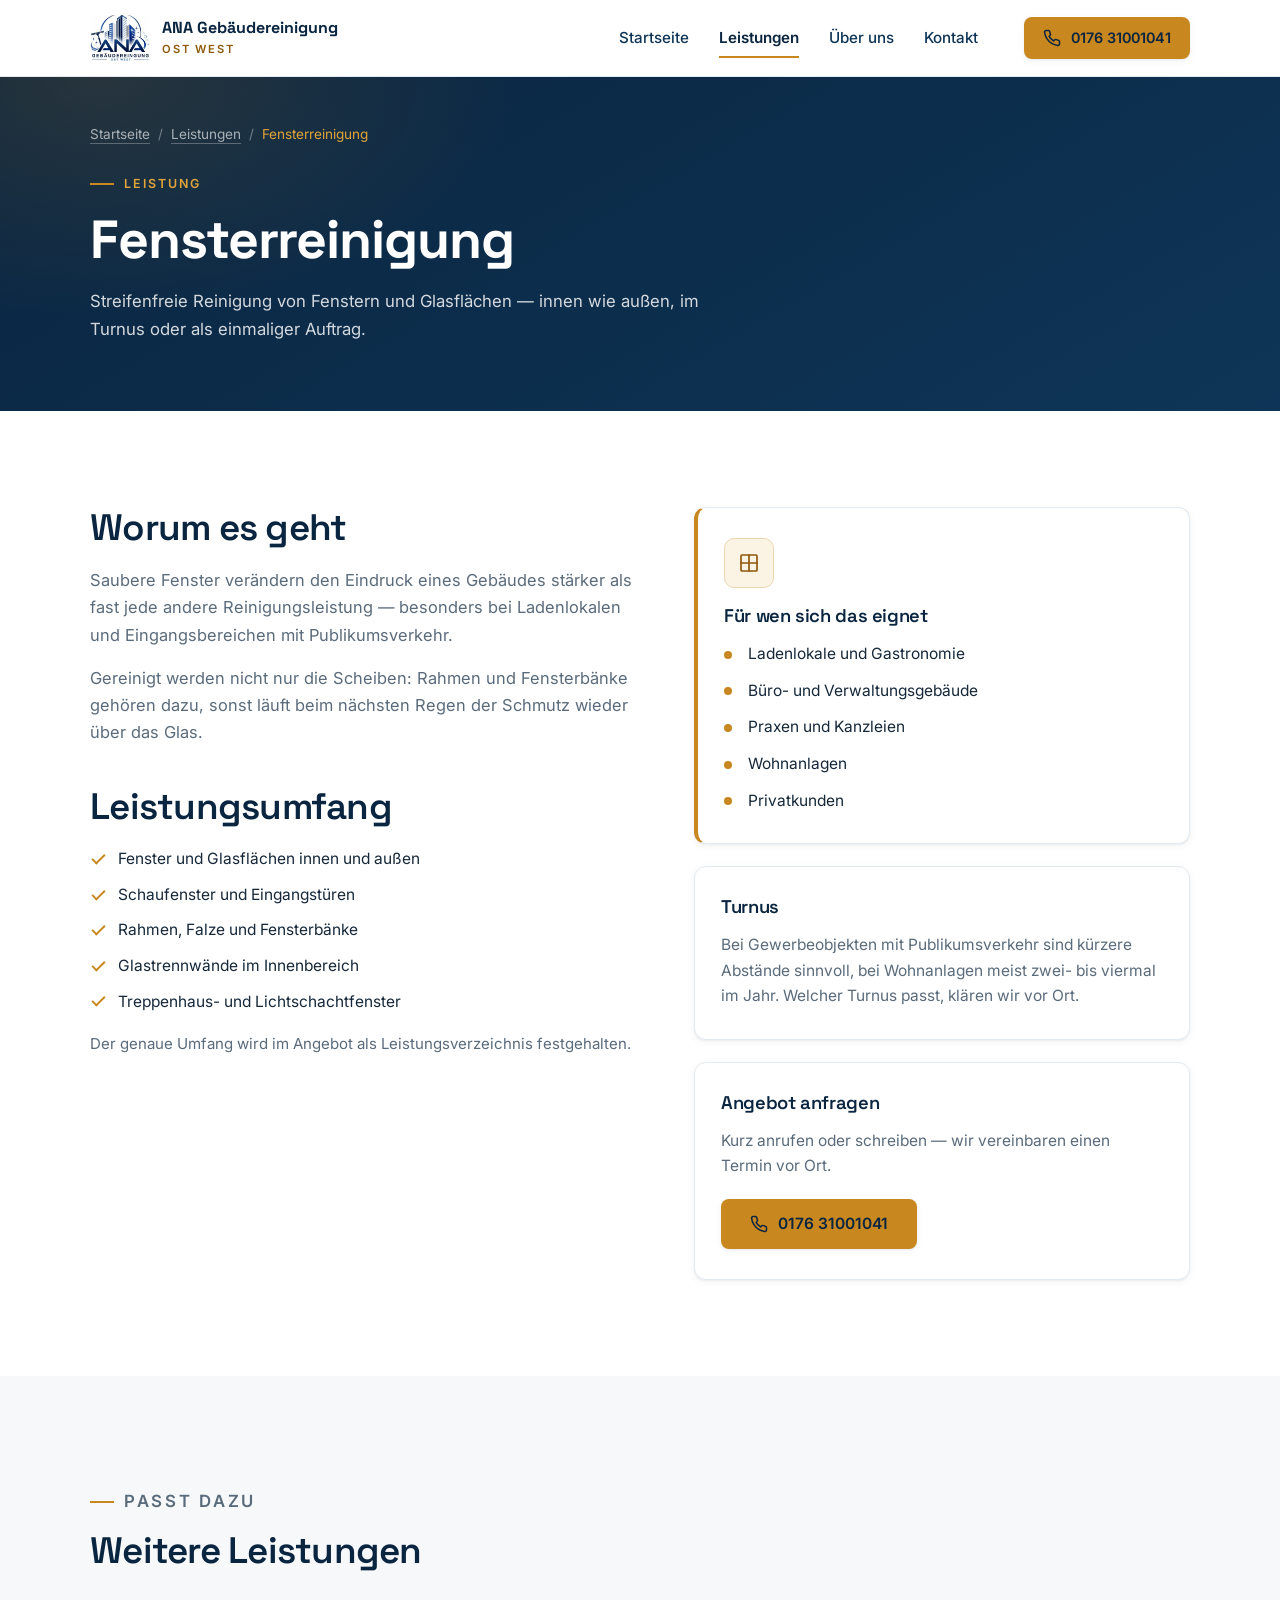
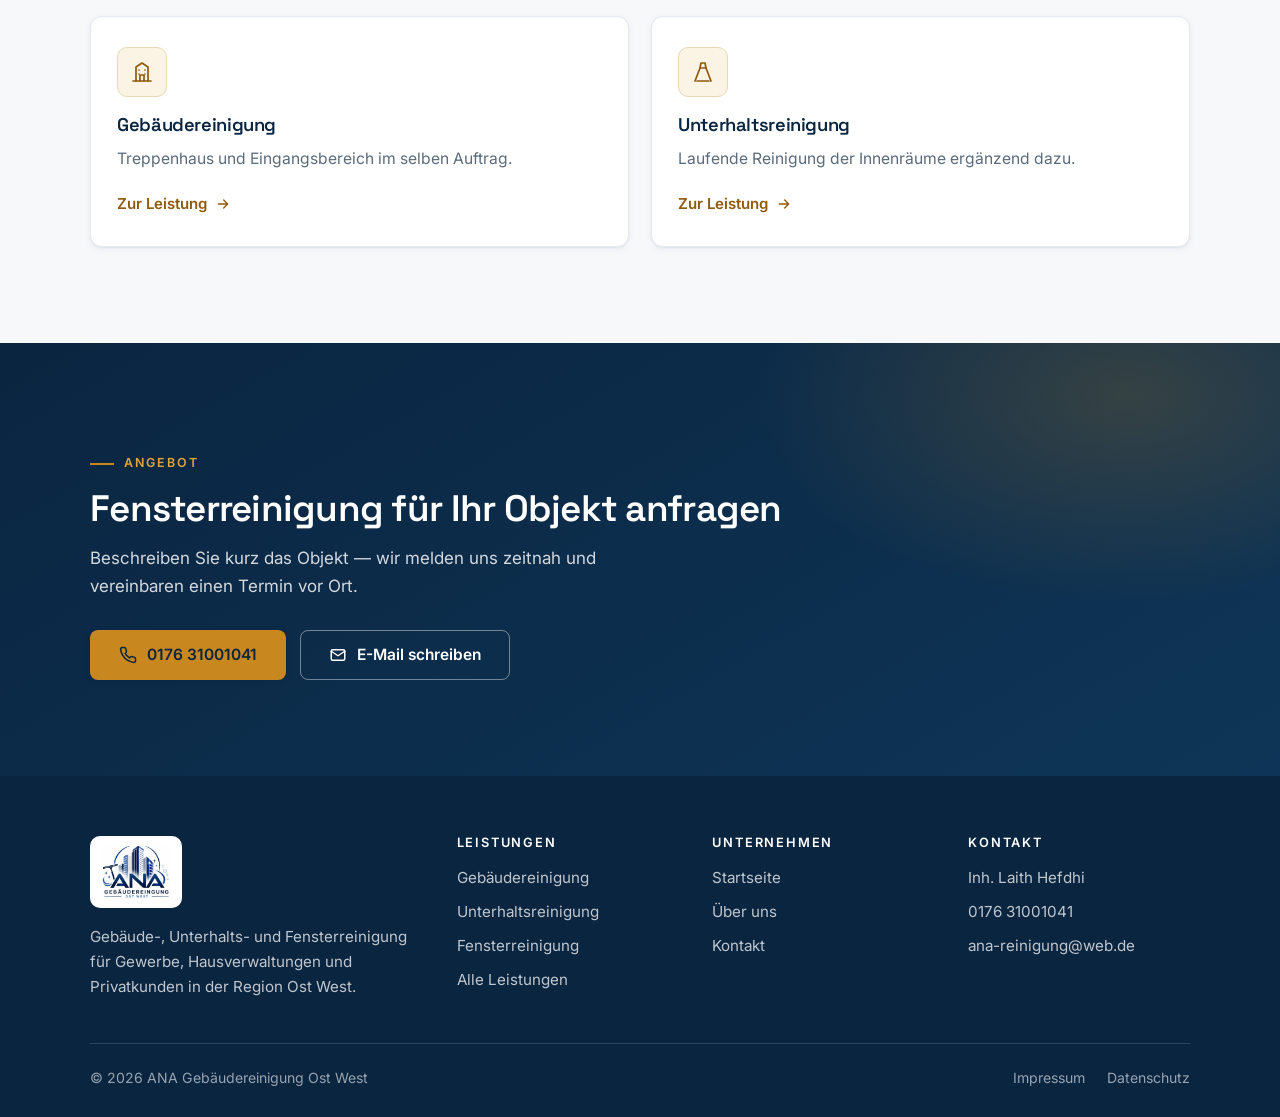
<file: fensterreinigung.html>
<!DOCTYPE html>
<html lang="de">
<head>
<meta charset="UTF-8">
<meta name="viewport" content="width=device-width, initial-scale=1">
<title>Fensterreinigung | ANA Gebäudereinigung Ost West</title>
<meta name="description" content="Fensterreinigung für Gewerbe und Wohnobjekte: Fenster, Schaufenster, Eingangstüren, Rahmen und Fensterbänke — turnusmäßig oder als Einzelauftrag.">
<meta name="theme-color" content="#0a2540">
<meta name="robots" content="noindex, nofollow">
<script>document.documentElement.className += " js";</script>

<!-- AUSFÜLLEN: sobald eine eigene Domain da ist, hier und in og:url eintragen -->
<link rel="canonical" href="https://anjakempe11-pixel.github.io/ANA-Website/fensterreinigung.html">
<meta property="og:type" content="website">
<meta property="og:locale" content="de_DE">
<meta property="og:site_name" content="ANA Gebäudereinigung Ost West">
<meta property="og:title" content="Fensterreinigung | ANA Gebäudereinigung Ost West">
<meta property="og:description" content="Fensterreinigung für Gewerbe und Wohnobjekte: Fenster, Schaufenster, Eingangstüren, Rahmen und Fensterbänke — turnusmäßig oder als Einzelauftrag.">
<meta property="og:url" content="https://anjakempe11-pixel.github.io/ANA-Website/fensterreinigung.html">

<link rel="icon" type="image/png" href="favicon.png">
<link rel="apple-touch-icon" href="apple-touch-icon.png">

<link rel="preconnect" href="https://fonts.googleapis.com">
<link rel="preconnect" href="https://fonts.gstatic.com" crossorigin>
<link href="https://fonts.googleapis.com/css2?family=Space+Grotesk:wght@500;600;700&family=Inter:wght@400;500;600;700&display=swap" rel="stylesheet">
<link rel="stylesheet" href="style.css">
<script type="application/ld+json">
{
  "@context": "https://schema.org",
  "@type": "BreadcrumbList",
  "itemListElement": [
    { "@type": "ListItem", "position": 1, "name": "Startseite", "item": "https://www.ana-gebaeudereinigung.de/" },
    { "@type": "ListItem", "position": 2, "name": "Leistungen", "item": "https://www.ana-gebaeudereinigung.de/leistungen.html" },
    { "@type": "ListItem", "position": 3, "name": "Fensterreinigung", "item": "https://www.ana-gebaeudereinigung.de/leistungen/fensterreinigung.html" }
  ]
}
</script>
<script type="application/ld+json">
{
  "@context": "https://schema.org",
  "@type": "Service",
  "serviceType": "Fensterreinigung",
  "name": "Fensterreinigung",
  "description": "Fensterreinigung für Gewerbe und Wohnobjekte: Fenster, Schaufenster, Eingangstüren, Rahmen und Fensterbänke — turnusmäßig oder als Einzelauftrag.",
  "areaServed": "Ost West",
  "provider": {
    "@type": "ProfessionalService",
    "name": "ANA Gebäudereinigung Ost West",
    "telephone": "+4917631001041",
    "email": "ana-reinigung@web.de"
  }
}
</script>
</head>
<body>

<a class="skip" href="#main">Zum Inhalt springen</a>

<header class="site-header" id="siteHeader">
  <div class="nav">
    <a class="brand" href="index.html">
      <span class="logo-mark" role="img" aria-label="Logo ANA Gebäudereinigung Ost West"></span>
      <span class="brand-text">
        <strong>ANA Gebäudereinigung</strong>
        <span>Ost West</span>
      </span>
    </a>

    <nav class="nav-links" aria-label="Hauptnavigation">
      <a href="index.html">Startseite</a>
      <a href="leistungen.html" aria-current="page">Leistungen</a>
      <a href="ueber-uns.html">Über uns</a>
      <a href="kontakt.html">Kontakt</a>
    </nav>

    <div class="nav-actions">
      <a class="btn btn-primary btn-sm nav-phone" href="tel:+4917631001041"><svg viewBox="0 0 24 24" fill="none" stroke="currentColor" stroke-width="2" stroke-linecap="round" stroke-linejoin="round" aria-hidden="true"><path d="M22 16.92v3a2 2 0 0 1-2.18 2 19.79 19.79 0 0 1-8.63-3.07 19.5 19.5 0 0 1-6-6A19.79 19.79 0 0 1 2.12 4.18 2 2 0 0 1 4.11 2h3a2 2 0 0 1 2 1.72c.13.96.36 1.9.7 2.81a2 2 0 0 1-.45 2.11L8.09 9.91a16 16 0 0 0 6 6l1.27-1.27a2 2 0 0 1 2.11-.45c.91.34 1.85.57 2.81.7A2 2 0 0 1 22 16.92z"/></svg> 0176 31001041</a>
      <button class="nav-toggle" id="navToggle" type="button" aria-expanded="false" aria-controls="mobileMenu" aria-label="Menü öffnen">
        <svg class="icon-open" viewBox="0 0 24 24" fill="none" stroke="currentColor" stroke-width="2" stroke-linecap="round" aria-hidden="true"><path d="M3 6h18M3 12h18M3 18h18"/></svg>
        <svg class="icon-close" viewBox="0 0 24 24" fill="none" stroke="currentColor" stroke-width="2" stroke-linecap="round" aria-hidden="true"><path d="M6 6l12 12M18 6L6 18"/></svg>
      </button>
    </div>
  </div>

  <div class="mobile-menu" id="mobileMenu">
    <ul>
      <li><a href="index.html">Startseite</a></li>
      <li><a href="leistungen.html" aria-current="page">Leistungen</a></li>
      <li><a href="ueber-uns.html">Über uns</a></li>
      <li><a href="kontakt.html">Kontakt</a></li>
    </ul>
    <div class="m-cta">
      <a class="btn btn-primary" href="tel:+4917631001041">Jetzt anrufen</a>
      <a class="btn btn-outline" href="mailto:ana-reinigung@web.de?subject=Anfrage%20Reinigungsangebot">E-Mail schreiben</a>
    </div>
  </div>
</header>

<main id="main">

<section class="page-head on-dark">
  <div class="wrap">
    <nav class="crumbs" aria-label="Brotkrumennavigation"><ol><li><a href="index.html">Startseite</a></li><li class="sep" aria-hidden="true">/</li><li><a href="leistungen.html">Leistungen</a></li><li class="sep" aria-hidden="true">/</li><li aria-current="page">Fensterreinigung</li></ol></nav>
    <p class="eyebrow">Leistung</p>
    <h1>Fensterreinigung</h1>
    <p class="lead">Streifenfreie Reinigung von Fenstern und Glasflächen — innen wie außen, im Turnus oder als einmaliger Auftrag.</p>
  </div>
</section>

<section>
  <div class="wrap split">
    <div class="body-copy reveal">
      <h2>Worum es geht</h2>
      <div style="margin-top:18px;">
        <p>Saubere Fenster verändern den Eindruck eines Gebäudes stärker als fast jede andere Reinigungsleistung — besonders bei Ladenlokalen und Eingangsbereichen mit Publikumsverkehr.</p>
        <p>Gereinigt werden nicht nur die Scheiben: Rahmen und Fensterbänke gehören dazu, sonst läuft beim nächsten Regen der Schmutz wieder über das Glas.</p>
      </div>

      <h2 style="margin-top:40px;">Leistungsumfang</h2>
      <ul class="check-list" style="margin-top:18px; color:var(--ink);">
        <li>Fenster und Glasflächen innen und außen</li>
        <li>Schaufenster und Eingangstüren</li>
        <li>Rahmen, Falze und Fensterbänke</li>
        <li>Glastrennwände im Innenbereich</li>
        <li>Treppenhaus- und Lichtschachtfenster</li>
      </ul>
      <p style="margin-top:18px; font-size:.94rem;">
        Der genaue Umfang wird im Angebot als Leistungsverzeichnis festgehalten.
      </p>
    </div>

    <aside class="reveal">
      <div class="panel accent">
        <span class="icon"><svg viewBox="0 0 24 24" fill="none" stroke="currentColor" stroke-width="1.7" stroke-linecap="round" stroke-linejoin="round" aria-hidden="true"><rect x="4" y="4" width="16" height="16" rx="1"/><path d="M4 12h16M12 4v16"/></svg></span>
        <h3>Für wen sich das eignet</h3>
        <ul class="dot-list" style="margin-top:14px;">
          <li>Ladenlokale und Gastronomie</li>
          <li>Büro- und Verwaltungsgebäude</li>
          <li>Praxen und Kanzleien</li>
          <li>Wohnanlagen</li>
          <li>Privatkunden</li>
        </ul>
      </div>

      <div class="panel" style="margin-top:22px;">
        <h3>Turnus</h3>
        <p style="color:var(--muted); font-size:.97rem;">Bei Gewerbeobjekten mit Publikumsverkehr sind kürzere Abstände sinnvoll, bei Wohnanlagen meist zwei- bis viermal im Jahr. Welcher Turnus passt, klären wir vor Ort.</p>
      </div>

      <div class="panel" style="margin-top:22px;">
        <h3>Angebot anfragen</h3>
        <p style="color:var(--muted); font-size:.97rem;">
          Kurz anrufen oder schreiben — wir vereinbaren einen Termin vor Ort.
        </p>
        <p style="margin-top:20px;">
          <a class="btn btn-primary" href="tel:+4917631001041"><svg viewBox="0 0 24 24" fill="none" stroke="currentColor" stroke-width="2" stroke-linecap="round" stroke-linejoin="round" aria-hidden="true"><path d="M22 16.92v3a2 2 0 0 1-2.18 2 19.79 19.79 0 0 1-8.63-3.07 19.5 19.5 0 0 1-6-6A19.79 19.79 0 0 1 2.12 4.18 2 2 0 0 1 4.11 2h3a2 2 0 0 1 2 1.72c.13.96.36 1.9.7 2.81a2 2 0 0 1-.45 2.11L8.09 9.91a16 16 0 0 0 6 6l1.27-1.27a2 2 0 0 1 2.11-.45c.91.34 1.85.57 2.81.7A2 2 0 0 1 22 16.92z"/></svg> 0176 31001041</a>
        </p>
      </div>
    </aside>
  </div>
</section>

<section class="soft-bg">
  <div class="wrap">
    <div class="section-head reveal">
      <p class="eyebrow">Passt dazu</p>
      <h2>Weitere Leistungen</h2>
    </div>
    <div class="grid grid-2 reveal">
      <a class="card" href="gebaeudereinigung.html">
        <span class="icon"><svg viewBox="0 0 24 24" fill="none" stroke="currentColor" stroke-width="1.7" stroke-linecap="round" stroke-linejoin="round" aria-hidden="true"><path d="M3 21h18"/><path d="M6 21V7l6-4 6 4v14"/><path d="M10 21v-6h4v6"/><path d="M9 10h.01M15 10h.01M9 14h.01M15 14h.01"/></svg></span>
        <h3>Gebäudereinigung</h3>
        <p>Treppenhaus und Eingangsbereich im selben Auftrag.</p>
        <span class="card-link">Zur Leistung <svg viewBox="0 0 24 24" fill="none" stroke="currentColor" stroke-width="2" stroke-linecap="round" stroke-linejoin="round" aria-hidden="true"><path d="M5 12h14M13 6l6 6-6 6"/></svg></span>
      </a>
      <a class="card" href="unterhaltsreinigung.html">
        <span class="icon"><svg viewBox="0 0 24 24" fill="none" stroke="currentColor" stroke-width="1.7" stroke-linecap="round" stroke-linejoin="round" aria-hidden="true"><path d="M4 21l5-13h6l5 13"/><path d="M9 8l1-5h4l1 5"/><path d="M6 21h12"/></svg></span>
        <h3>Unterhaltsreinigung</h3>
        <p>Laufende Reinigung der Innenräume ergänzend dazu.</p>
        <span class="card-link">Zur Leistung <svg viewBox="0 0 24 24" fill="none" stroke="currentColor" stroke-width="2" stroke-linecap="round" stroke-linejoin="round" aria-hidden="true"><path d="M5 12h14M13 6l6 6-6 6"/></svg></span>
      </a>
    </div>
  </div>
</section>

<section class="cta-band on-dark">
  <div class="wrap">
    <p class="eyebrow">Angebot</p>
    <h2>Fensterreinigung für Ihr Objekt anfragen</h2>
    <p>Beschreiben Sie kurz das Objekt — wir melden uns zeitnah und vereinbaren einen Termin vor Ort.</p>
    <div class="actions">
      <a class="btn btn-primary" href="tel:+4917631001041"><svg viewBox="0 0 24 24" fill="none" stroke="currentColor" stroke-width="2" stroke-linecap="round" stroke-linejoin="round" aria-hidden="true"><path d="M22 16.92v3a2 2 0 0 1-2.18 2 19.79 19.79 0 0 1-8.63-3.07 19.5 19.5 0 0 1-6-6A19.79 19.79 0 0 1 2.12 4.18 2 2 0 0 1 4.11 2h3a2 2 0 0 1 2 1.72c.13.96.36 1.9.7 2.81a2 2 0 0 1-.45 2.11L8.09 9.91a16 16 0 0 0 6 6l1.27-1.27a2 2 0 0 1 2.11-.45c.91.34 1.85.57 2.81.7A2 2 0 0 1 22 16.92z"/></svg> 0176 31001041</a>
      <a class="btn btn-ghost" href="mailto:ana-reinigung@web.de?subject=Anfrage%20Reinigungsangebot"><svg viewBox="0 0 24 24" fill="none" stroke="currentColor" stroke-width="2" stroke-linecap="round" stroke-linejoin="round" aria-hidden="true"><rect x="3" y="5" width="18" height="14" rx="2"/><path d="M3 7l9 6 9-6"/></svg> E-Mail schreiben</a>
    </div>
  </div>
</section>
</main>

<footer>
  <div class="wrap">
    <div class="footer-grid">
      <div>
        <div class="footer-logo">
          <span class="logo-mark" role="img" aria-label="ANA Gebäudereinigung Ost West"></span>
        </div>
        <p style="margin-top:16px; max-width:34ch;">
          Gebäude-, Unterhalts- und Fensterreinigung für Gewerbe, Hausverwaltungen
          und Privatkunden in der Region Ost West.
        </p>
      </div>
      <div>
        <h2>Leistungen</h2>
        <ul class="footer-list">
          <li><a href="gebaeudereinigung.html">Gebäudereinigung</a></li>
          <li><a href="unterhaltsreinigung.html">Unterhaltsreinigung</a></li>
          <li><a href="fensterreinigung.html">Fensterreinigung</a></li>
          <li><a href="leistungen.html">Alle Leistungen</a></li>
        </ul>
      </div>
      <div>
        <h2>Unternehmen</h2>
        <ul class="footer-list">
          <li><a href="index.html">Startseite</a></li>
          <li><a href="ueber-uns.html">Über uns</a></li>
          <li><a href="kontakt.html">Kontakt</a></li>
        </ul>
      </div>
      <div>
        <h2>Kontakt</h2>
        <ul class="footer-list">
          <li>Inh. Laith Hefdhi</li>
          <li><a href="tel:+4917631001041">0176 31001041</a></li>
          <li><a href="mailto:ana-reinigung@web.de">ana-reinigung@web.de</a></li>
        </ul>
        <!-- AUSFÜLLEN: Geschäftsanschrift ergänzen -->
      </div>
    </div>
    <div class="footer-bottom">
      <span>© <span id="year">2026</span> ANA Gebäudereinigung Ost West</span>
      <nav aria-label="Rechtliches">
        <a href="impressum.html">Impressum</a>
        <a href="datenschutz.html">Datenschutz</a>
      </nav>
    </div>
  </div>
</footer>

<div class="call-bar">
  <a class="primary" href="tel:+4917631001041"><svg viewBox="0 0 24 24" fill="none" stroke="currentColor" stroke-width="2" stroke-linecap="round" stroke-linejoin="round" aria-hidden="true"><path d="M22 16.92v3a2 2 0 0 1-2.18 2 19.79 19.79 0 0 1-8.63-3.07 19.5 19.5 0 0 1-6-6A19.79 19.79 0 0 1 2.12 4.18 2 2 0 0 1 4.11 2h3a2 2 0 0 1 2 1.72c.13.96.36 1.9.7 2.81a2 2 0 0 1-.45 2.11L8.09 9.91a16 16 0 0 0 6 6l1.27-1.27a2 2 0 0 1 2.11-.45c.91.34 1.85.57 2.81.7A2 2 0 0 1 22 16.92z"/></svg> Anrufen</a>
  <a href="mailto:ana-reinigung@web.de?subject=Anfrage%20Reinigungsangebot"><svg viewBox="0 0 24 24" fill="none" stroke="currentColor" stroke-width="2" stroke-linecap="round" stroke-linejoin="round" aria-hidden="true"><rect x="3" y="5" width="18" height="14" rx="2"/><path d="M3 7l9 6 9-6"/></svg> E-Mail</a>
</div>

<script src="script.js" defer></script>
</body>
</html>
</file>
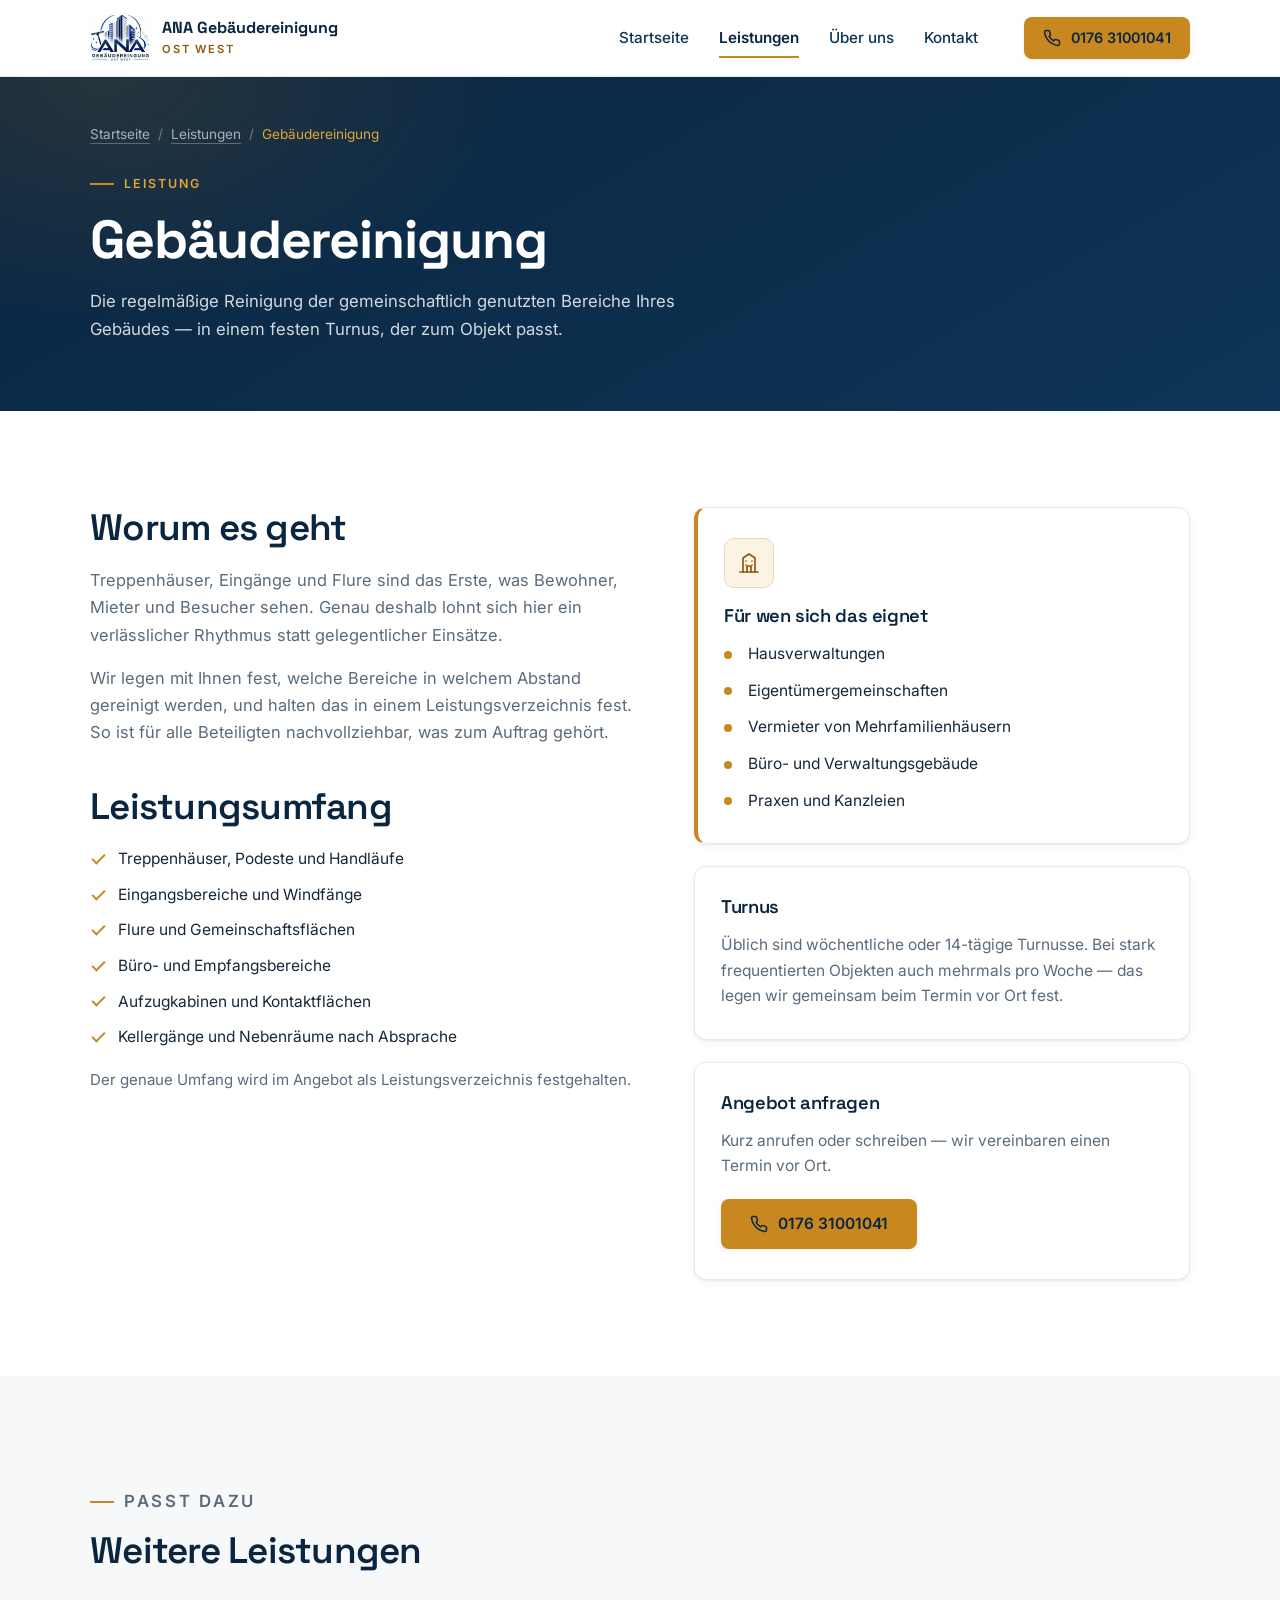
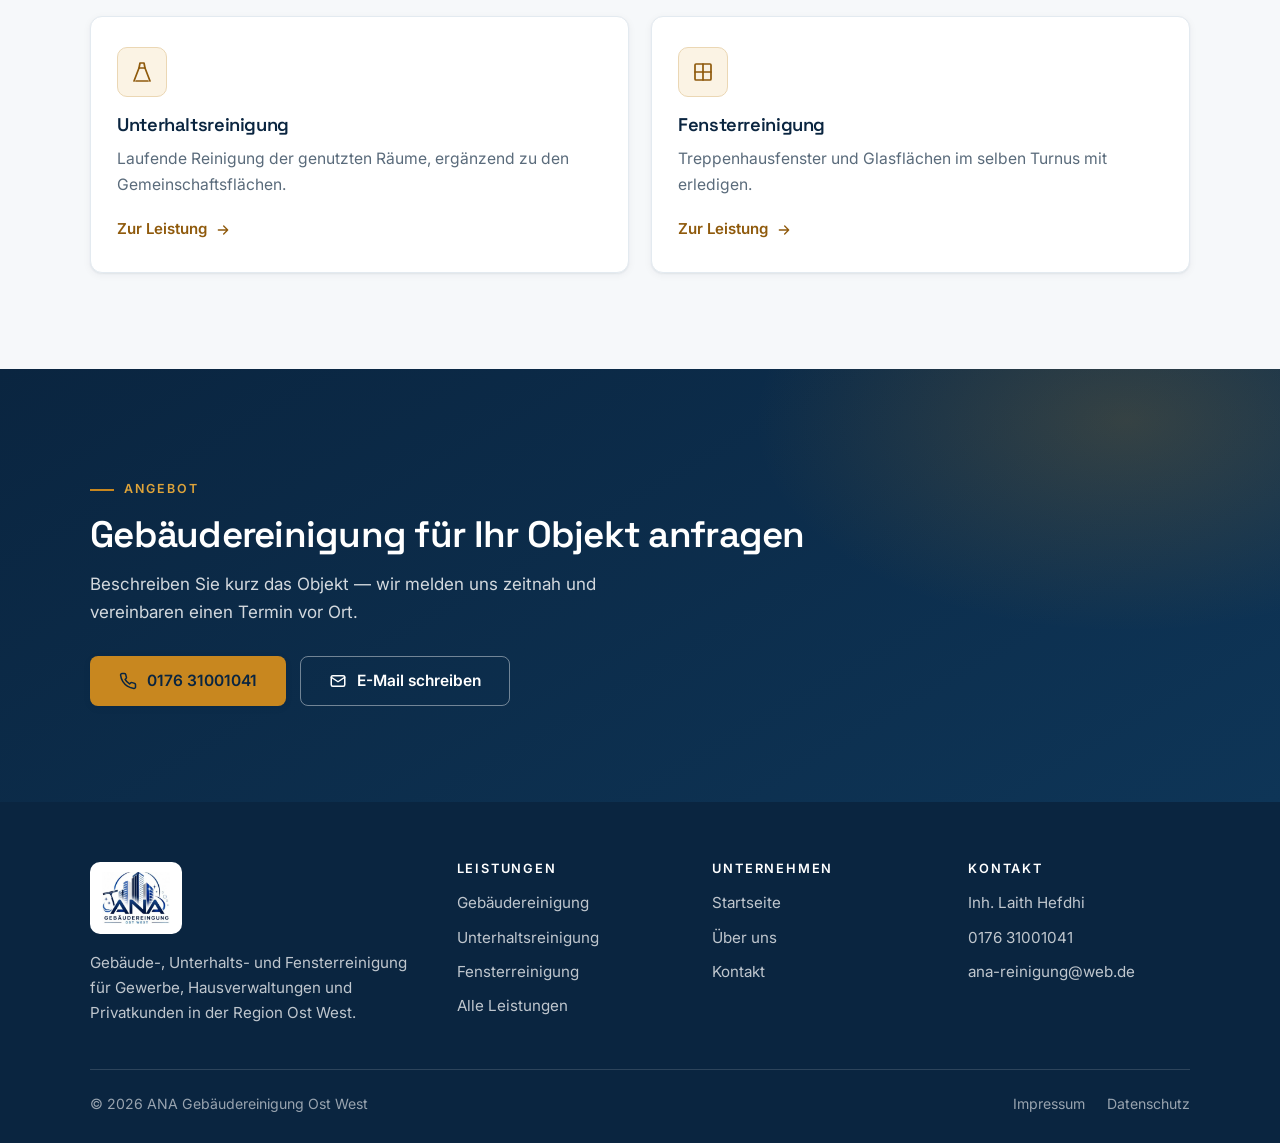
<file: gebaeudereinigung.html>
<!DOCTYPE html>
<html lang="de">
<head>
<meta charset="UTF-8">
<meta name="viewport" content="width=device-width, initial-scale=1">
<title>Gebäudereinigung | ANA Gebäudereinigung Ost West</title>
<meta name="description" content="Gebäudereinigung für Wohnanlagen und Gewerbeobjekte: Treppenhäuser, Eingangsbereiche, Flure und Gemeinschaftsflächen in festem Turnus.">
<meta name="theme-color" content="#0a2540">
<meta name="robots" content="noindex, nofollow">
<script>document.documentElement.className += " js";</script>

<!-- AUSFÜLLEN: sobald eine eigene Domain da ist, hier und in og:url eintragen -->
<link rel="canonical" href="https://anjakempe11-pixel.github.io/ANA-Website/gebaeudereinigung.html">
<meta property="og:type" content="website">
<meta property="og:locale" content="de_DE">
<meta property="og:site_name" content="ANA Gebäudereinigung Ost West">
<meta property="og:title" content="Gebäudereinigung | ANA Gebäudereinigung Ost West">
<meta property="og:description" content="Gebäudereinigung für Wohnanlagen und Gewerbeobjekte: Treppenhäuser, Eingangsbereiche, Flure und Gemeinschaftsflächen in festem Turnus.">
<meta property="og:url" content="https://anjakempe11-pixel.github.io/ANA-Website/gebaeudereinigung.html">

<link rel="icon" type="image/png" href="favicon.png">
<link rel="apple-touch-icon" href="apple-touch-icon.png">

<link rel="preconnect" href="https://fonts.googleapis.com">
<link rel="preconnect" href="https://fonts.gstatic.com" crossorigin>
<link href="https://fonts.googleapis.com/css2?family=Space+Grotesk:wght@500;600;700&family=Inter:wght@400;500;600;700&display=swap" rel="stylesheet">
<link rel="stylesheet" href="style.css">
<script type="application/ld+json">
{
  "@context": "https://schema.org",
  "@type": "BreadcrumbList",
  "itemListElement": [
    { "@type": "ListItem", "position": 1, "name": "Startseite", "item": "https://www.ana-gebaeudereinigung.de/" },
    { "@type": "ListItem", "position": 2, "name": "Leistungen", "item": "https://www.ana-gebaeudereinigung.de/leistungen.html" },
    { "@type": "ListItem", "position": 3, "name": "Gebäudereinigung", "item": "https://www.ana-gebaeudereinigung.de/leistungen/gebaeudereinigung.html" }
  ]
}
</script>
<script type="application/ld+json">
{
  "@context": "https://schema.org",
  "@type": "Service",
  "serviceType": "Gebäudereinigung",
  "name": "Gebäudereinigung",
  "description": "Gebäudereinigung für Wohnanlagen und Gewerbeobjekte: Treppenhäuser, Eingangsbereiche, Flure und Gemeinschaftsflächen in festem Turnus.",
  "areaServed": "Ost West",
  "provider": {
    "@type": "ProfessionalService",
    "name": "ANA Gebäudereinigung Ost West",
    "telephone": "+4917631001041",
    "email": "ana-reinigung@web.de"
  }
}
</script>
</head>
<body>

<a class="skip" href="#main">Zum Inhalt springen</a>

<header class="site-header" id="siteHeader">
  <div class="nav">
    <a class="brand" href="index.html">
      <span class="logo-mark" role="img" aria-label="Logo ANA Gebäudereinigung Ost West"></span>
      <span class="brand-text">
        <strong>ANA Gebäudereinigung</strong>
        <span>Ost West</span>
      </span>
    </a>

    <nav class="nav-links" aria-label="Hauptnavigation">
      <a href="index.html">Startseite</a>
      <a href="leistungen.html" aria-current="page">Leistungen</a>
      <a href="ueber-uns.html">Über uns</a>
      <a href="kontakt.html">Kontakt</a>
    </nav>

    <div class="nav-actions">
      <a class="btn btn-primary btn-sm nav-phone" href="tel:+4917631001041"><svg viewBox="0 0 24 24" fill="none" stroke="currentColor" stroke-width="2" stroke-linecap="round" stroke-linejoin="round" aria-hidden="true"><path d="M22 16.92v3a2 2 0 0 1-2.18 2 19.79 19.79 0 0 1-8.63-3.07 19.5 19.5 0 0 1-6-6A19.79 19.79 0 0 1 2.12 4.18 2 2 0 0 1 4.11 2h3a2 2 0 0 1 2 1.72c.13.96.36 1.9.7 2.81a2 2 0 0 1-.45 2.11L8.09 9.91a16 16 0 0 0 6 6l1.27-1.27a2 2 0 0 1 2.11-.45c.91.34 1.85.57 2.81.7A2 2 0 0 1 22 16.92z"/></svg> 0176 31001041</a>
      <button class="nav-toggle" id="navToggle" type="button" aria-expanded="false" aria-controls="mobileMenu" aria-label="Menü öffnen">
        <svg class="icon-open" viewBox="0 0 24 24" fill="none" stroke="currentColor" stroke-width="2" stroke-linecap="round" aria-hidden="true"><path d="M3 6h18M3 12h18M3 18h18"/></svg>
        <svg class="icon-close" viewBox="0 0 24 24" fill="none" stroke="currentColor" stroke-width="2" stroke-linecap="round" aria-hidden="true"><path d="M6 6l12 12M18 6L6 18"/></svg>
      </button>
    </div>
  </div>

  <div class="mobile-menu" id="mobileMenu">
    <ul>
      <li><a href="index.html">Startseite</a></li>
      <li><a href="leistungen.html" aria-current="page">Leistungen</a></li>
      <li><a href="ueber-uns.html">Über uns</a></li>
      <li><a href="kontakt.html">Kontakt</a></li>
    </ul>
    <div class="m-cta">
      <a class="btn btn-primary" href="tel:+4917631001041">Jetzt anrufen</a>
      <a class="btn btn-outline" href="mailto:ana-reinigung@web.de?subject=Anfrage%20Reinigungsangebot">E-Mail schreiben</a>
    </div>
  </div>
</header>

<main id="main">

<section class="page-head on-dark">
  <div class="wrap">
    <nav class="crumbs" aria-label="Brotkrumennavigation"><ol><li><a href="index.html">Startseite</a></li><li class="sep" aria-hidden="true">/</li><li><a href="leistungen.html">Leistungen</a></li><li class="sep" aria-hidden="true">/</li><li aria-current="page">Gebäudereinigung</li></ol></nav>
    <p class="eyebrow">Leistung</p>
    <h1>Gebäudereinigung</h1>
    <p class="lead">Die regelmäßige Reinigung der gemeinschaftlich genutzten Bereiche Ihres Gebäudes — in einem festen Turnus, der zum Objekt passt.</p>
  </div>
</section>

<section>
  <div class="wrap split">
    <div class="body-copy reveal">
      <h2>Worum es geht</h2>
      <div style="margin-top:18px;">
        <p>Treppenhäuser, Eingänge und Flure sind das Erste, was Bewohner, Mieter und Besucher sehen. Genau deshalb lohnt sich hier ein verlässlicher Rhythmus statt gelegentlicher Einsätze.</p>
        <p>Wir legen mit Ihnen fest, welche Bereiche in welchem Abstand gereinigt werden, und halten das in einem Leistungsverzeichnis fest. So ist für alle Beteiligten nachvollziehbar, was zum Auftrag gehört.</p>
      </div>

      <h2 style="margin-top:40px;">Leistungsumfang</h2>
      <ul class="check-list" style="margin-top:18px; color:var(--ink);">
        <li>Treppenhäuser, Podeste und Handläufe</li>
        <li>Eingangsbereiche und Windfänge</li>
        <li>Flure und Gemeinschaftsflächen</li>
        <li>Büro- und Empfangsbereiche</li>
        <li>Aufzugkabinen und Kontaktflächen</li>
        <li>Kellergänge und Nebenräume nach Absprache</li>
      </ul>
      <p style="margin-top:18px; font-size:.94rem;">
        Der genaue Umfang wird im Angebot als Leistungsverzeichnis festgehalten.
      </p>
    </div>

    <aside class="reveal">
      <div class="panel accent">
        <span class="icon"><svg viewBox="0 0 24 24" fill="none" stroke="currentColor" stroke-width="1.7" stroke-linecap="round" stroke-linejoin="round" aria-hidden="true"><path d="M3 21h18"/><path d="M6 21V7l6-4 6 4v14"/><path d="M10 21v-6h4v6"/><path d="M9 10h.01M15 10h.01M9 14h.01M15 14h.01"/></svg></span>
        <h3>Für wen sich das eignet</h3>
        <ul class="dot-list" style="margin-top:14px;">
          <li>Hausverwaltungen</li>
          <li>Eigentümergemeinschaften</li>
          <li>Vermieter von Mehrfamilienhäusern</li>
          <li>Büro- und Verwaltungsgebäude</li>
          <li>Praxen und Kanzleien</li>
        </ul>
      </div>

      <div class="panel" style="margin-top:22px;">
        <h3>Turnus</h3>
        <p style="color:var(--muted); font-size:.97rem;">Üblich sind wöchentliche oder 14-tägige Turnusse. Bei stark frequentierten Objekten auch mehrmals pro Woche — das legen wir gemeinsam beim Termin vor Ort fest.</p>
      </div>

      <div class="panel" style="margin-top:22px;">
        <h3>Angebot anfragen</h3>
        <p style="color:var(--muted); font-size:.97rem;">
          Kurz anrufen oder schreiben — wir vereinbaren einen Termin vor Ort.
        </p>
        <p style="margin-top:20px;">
          <a class="btn btn-primary" href="tel:+4917631001041"><svg viewBox="0 0 24 24" fill="none" stroke="currentColor" stroke-width="2" stroke-linecap="round" stroke-linejoin="round" aria-hidden="true"><path d="M22 16.92v3a2 2 0 0 1-2.18 2 19.79 19.79 0 0 1-8.63-3.07 19.5 19.5 0 0 1-6-6A19.79 19.79 0 0 1 2.12 4.18 2 2 0 0 1 4.11 2h3a2 2 0 0 1 2 1.72c.13.96.36 1.9.7 2.81a2 2 0 0 1-.45 2.11L8.09 9.91a16 16 0 0 0 6 6l1.27-1.27a2 2 0 0 1 2.11-.45c.91.34 1.85.57 2.81.7A2 2 0 0 1 22 16.92z"/></svg> 0176 31001041</a>
        </p>
      </div>
    </aside>
  </div>
</section>

<section class="soft-bg">
  <div class="wrap">
    <div class="section-head reveal">
      <p class="eyebrow">Passt dazu</p>
      <h2>Weitere Leistungen</h2>
    </div>
    <div class="grid grid-2 reveal">
      <a class="card" href="unterhaltsreinigung.html">
        <span class="icon"><svg viewBox="0 0 24 24" fill="none" stroke="currentColor" stroke-width="1.7" stroke-linecap="round" stroke-linejoin="round" aria-hidden="true"><path d="M4 21l5-13h6l5 13"/><path d="M9 8l1-5h4l1 5"/><path d="M6 21h12"/></svg></span>
        <h3>Unterhaltsreinigung</h3>
        <p>Laufende Reinigung der genutzten Räume, ergänzend zu den Gemeinschaftsflächen.</p>
        <span class="card-link">Zur Leistung <svg viewBox="0 0 24 24" fill="none" stroke="currentColor" stroke-width="2" stroke-linecap="round" stroke-linejoin="round" aria-hidden="true"><path d="M5 12h14M13 6l6 6-6 6"/></svg></span>
      </a>
      <a class="card" href="fensterreinigung.html">
        <span class="icon"><svg viewBox="0 0 24 24" fill="none" stroke="currentColor" stroke-width="1.7" stroke-linecap="round" stroke-linejoin="round" aria-hidden="true"><rect x="4" y="4" width="16" height="16" rx="1"/><path d="M4 12h16M12 4v16"/></svg></span>
        <h3>Fensterreinigung</h3>
        <p>Treppenhausfenster und Glasflächen im selben Turnus mit erledigen.</p>
        <span class="card-link">Zur Leistung <svg viewBox="0 0 24 24" fill="none" stroke="currentColor" stroke-width="2" stroke-linecap="round" stroke-linejoin="round" aria-hidden="true"><path d="M5 12h14M13 6l6 6-6 6"/></svg></span>
      </a>
    </div>
  </div>
</section>

<section class="cta-band on-dark">
  <div class="wrap">
    <p class="eyebrow">Angebot</p>
    <h2>Gebäudereinigung für Ihr Objekt anfragen</h2>
    <p>Beschreiben Sie kurz das Objekt — wir melden uns zeitnah und vereinbaren einen Termin vor Ort.</p>
    <div class="actions">
      <a class="btn btn-primary" href="tel:+4917631001041"><svg viewBox="0 0 24 24" fill="none" stroke="currentColor" stroke-width="2" stroke-linecap="round" stroke-linejoin="round" aria-hidden="true"><path d="M22 16.92v3a2 2 0 0 1-2.18 2 19.79 19.79 0 0 1-8.63-3.07 19.5 19.5 0 0 1-6-6A19.79 19.79 0 0 1 2.12 4.18 2 2 0 0 1 4.11 2h3a2 2 0 0 1 2 1.72c.13.96.36 1.9.7 2.81a2 2 0 0 1-.45 2.11L8.09 9.91a16 16 0 0 0 6 6l1.27-1.27a2 2 0 0 1 2.11-.45c.91.34 1.85.57 2.81.7A2 2 0 0 1 22 16.92z"/></svg> 0176 31001041</a>
      <a class="btn btn-ghost" href="mailto:ana-reinigung@web.de?subject=Anfrage%20Reinigungsangebot"><svg viewBox="0 0 24 24" fill="none" stroke="currentColor" stroke-width="2" stroke-linecap="round" stroke-linejoin="round" aria-hidden="true"><rect x="3" y="5" width="18" height="14" rx="2"/><path d="M3 7l9 6 9-6"/></svg> E-Mail schreiben</a>
    </div>
  </div>
</section>
</main>

<footer>
  <div class="wrap">
    <div class="footer-grid">
      <div>
        <div class="footer-logo">
          <span class="logo-mark" role="img" aria-label="ANA Gebäudereinigung Ost West"></span>
        </div>
        <p style="margin-top:16px; max-width:34ch;">
          Gebäude-, Unterhalts- und Fensterreinigung für Gewerbe, Hausverwaltungen
          und Privatkunden in der Region Ost West.
        </p>
      </div>
      <div>
        <h2>Leistungen</h2>
        <ul class="footer-list">
          <li><a href="gebaeudereinigung.html">Gebäudereinigung</a></li>
          <li><a href="unterhaltsreinigung.html">Unterhaltsreinigung</a></li>
          <li><a href="fensterreinigung.html">Fensterreinigung</a></li>
          <li><a href="leistungen.html">Alle Leistungen</a></li>
        </ul>
      </div>
      <div>
        <h2>Unternehmen</h2>
        <ul class="footer-list">
          <li><a href="index.html">Startseite</a></li>
          <li><a href="ueber-uns.html">Über uns</a></li>
          <li><a href="kontakt.html">Kontakt</a></li>
        </ul>
      </div>
      <div>
        <h2>Kontakt</h2>
        <ul class="footer-list">
          <li>Inh. Laith Hefdhi</li>
          <li><a href="tel:+4917631001041">0176 31001041</a></li>
          <li><a href="mailto:ana-reinigung@web.de">ana-reinigung@web.de</a></li>
        </ul>
        <!-- AUSFÜLLEN: Geschäftsanschrift ergänzen -->
      </div>
    </div>
    <div class="footer-bottom">
      <span>© <span id="year">2026</span> ANA Gebäudereinigung Ost West</span>
      <nav aria-label="Rechtliches">
        <a href="impressum.html">Impressum</a>
        <a href="datenschutz.html">Datenschutz</a>
      </nav>
    </div>
  </div>
</footer>

<div class="call-bar">
  <a class="primary" href="tel:+4917631001041"><svg viewBox="0 0 24 24" fill="none" stroke="currentColor" stroke-width="2" stroke-linecap="round" stroke-linejoin="round" aria-hidden="true"><path d="M22 16.92v3a2 2 0 0 1-2.18 2 19.79 19.79 0 0 1-8.63-3.07 19.5 19.5 0 0 1-6-6A19.79 19.79 0 0 1 2.12 4.18 2 2 0 0 1 4.11 2h3a2 2 0 0 1 2 1.72c.13.96.36 1.9.7 2.81a2 2 0 0 1-.45 2.11L8.09 9.91a16 16 0 0 0 6 6l1.27-1.27a2 2 0 0 1 2.11-.45c.91.34 1.85.57 2.81.7A2 2 0 0 1 22 16.92z"/></svg> Anrufen</a>
  <a href="mailto:ana-reinigung@web.de?subject=Anfrage%20Reinigungsangebot"><svg viewBox="0 0 24 24" fill="none" stroke="currentColor" stroke-width="2" stroke-linecap="round" stroke-linejoin="round" aria-hidden="true"><rect x="3" y="5" width="18" height="14" rx="2"/><path d="M3 7l9 6 9-6"/></svg> E-Mail</a>
</div>

<script src="script.js" defer></script>
</body>
</html>
</file>
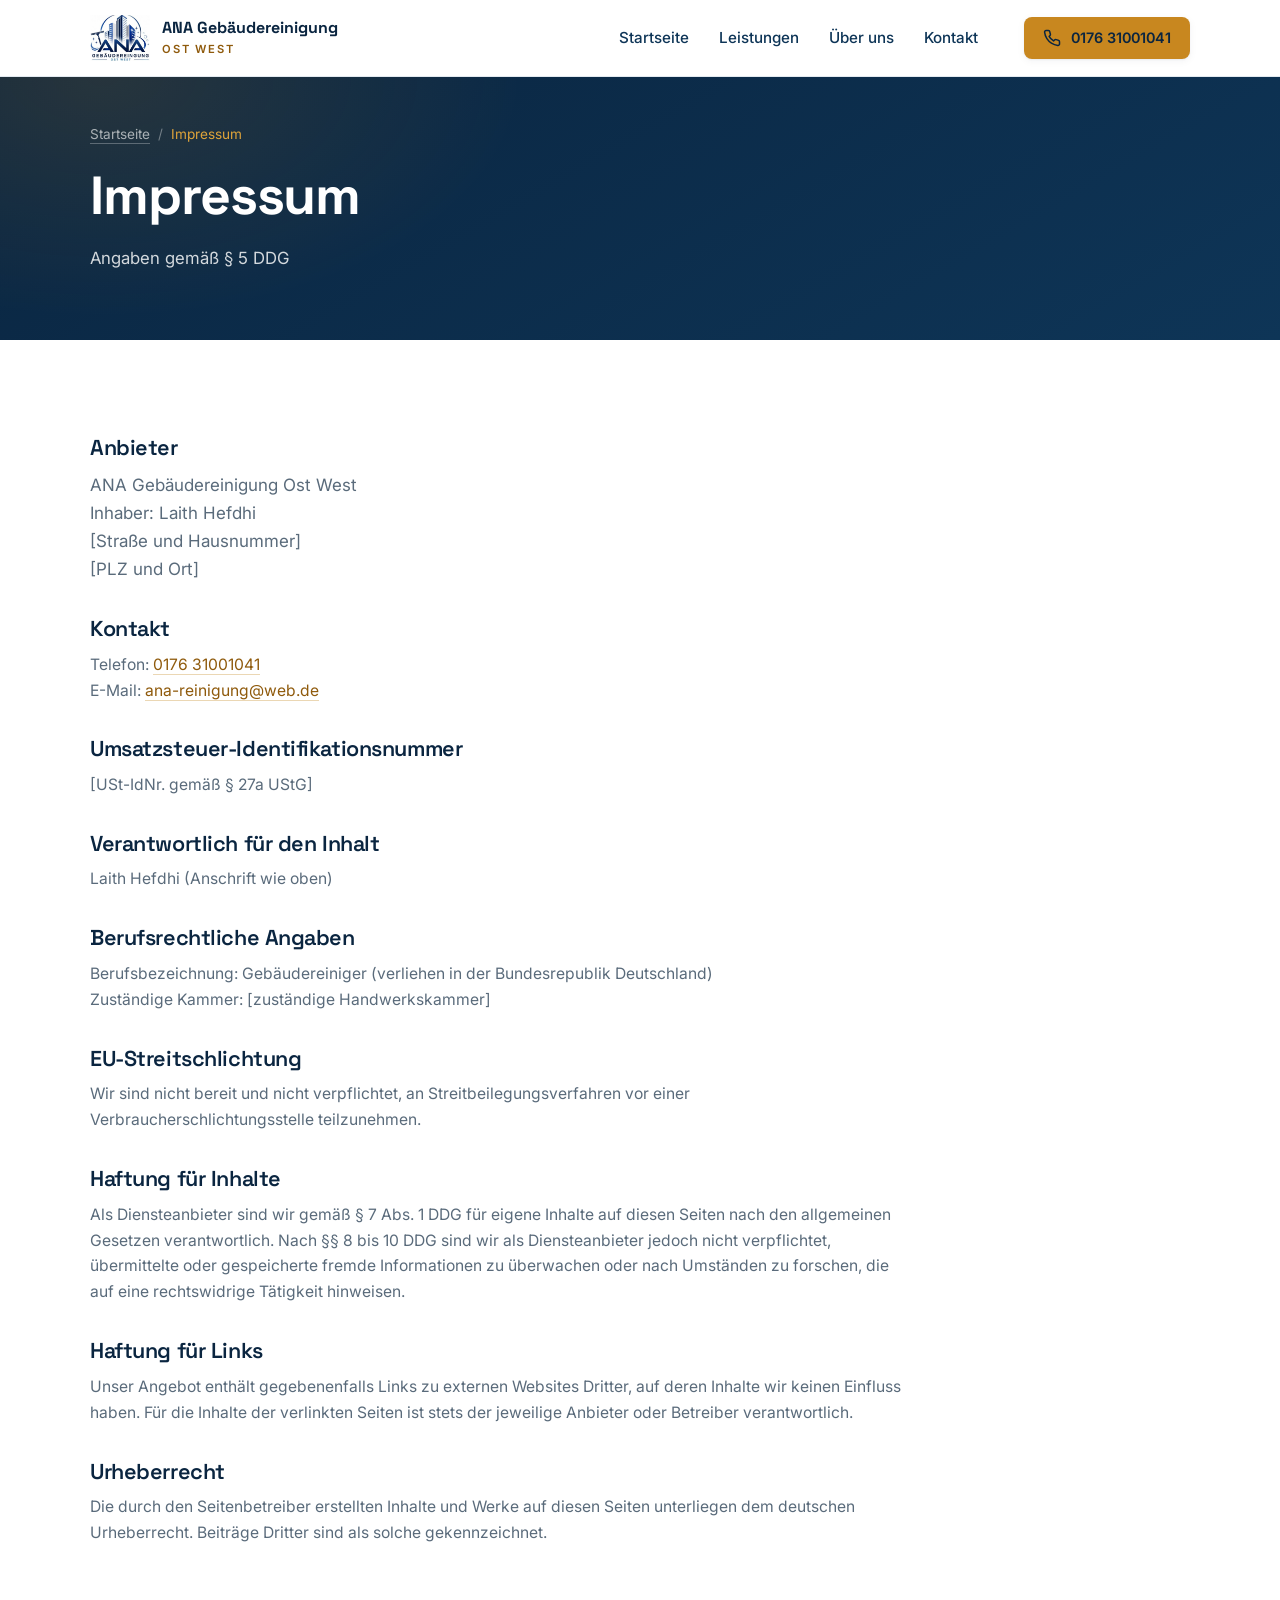
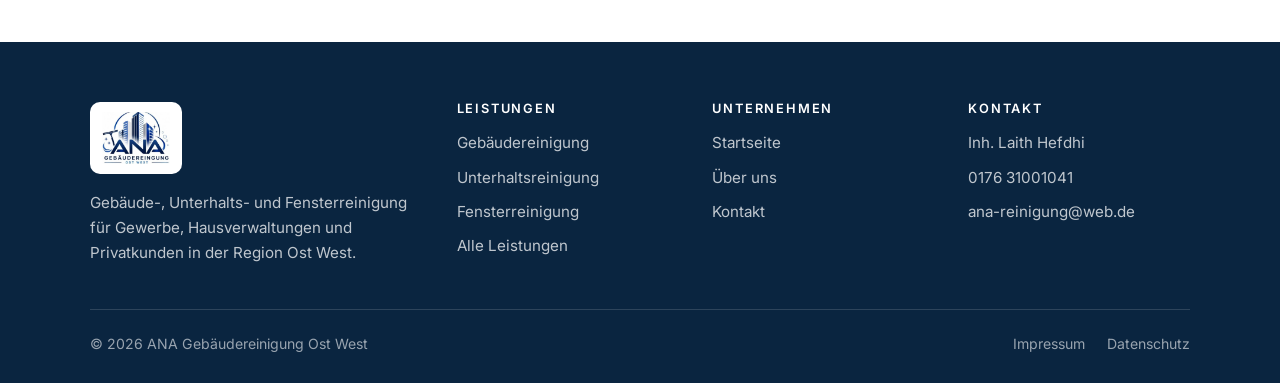
<file: impressum.html>
<!DOCTYPE html>
<html lang="de">
<head>
<meta charset="UTF-8">
<meta name="viewport" content="width=device-width, initial-scale=1">
<title>Impressum | ANA Gebäudereinigung Ost West</title>
<meta name="description" content="Impressum und Anbieterkennzeichnung von ANA Gebäudereinigung Ost West, Inhaber Laith Hefdhi.">
<meta name="theme-color" content="#0a2540">
<meta name="robots" content="noindex, nofollow">
<script>document.documentElement.className += " js";</script>

<!-- AUSFÜLLEN: sobald eine eigene Domain da ist, hier und in og:url eintragen -->
<link rel="canonical" href="https://anjakempe11-pixel.github.io/ANA-Website/impressum.html">
<meta property="og:type" content="website">
<meta property="og:locale" content="de_DE">
<meta property="og:site_name" content="ANA Gebäudereinigung Ost West">
<meta property="og:title" content="Impressum | ANA Gebäudereinigung Ost West">
<meta property="og:description" content="Impressum und Anbieterkennzeichnung von ANA Gebäudereinigung Ost West, Inhaber Laith Hefdhi.">
<meta property="og:url" content="https://anjakempe11-pixel.github.io/ANA-Website/impressum.html">

<link rel="icon" type="image/png" href="favicon.png">
<link rel="apple-touch-icon" href="apple-touch-icon.png">

<link rel="preconnect" href="https://fonts.googleapis.com">
<link rel="preconnect" href="https://fonts.gstatic.com" crossorigin>
<link href="https://fonts.googleapis.com/css2?family=Space+Grotesk:wght@500;600;700&family=Inter:wght@400;500;600;700&display=swap" rel="stylesheet">
<link rel="stylesheet" href="style.css">
</head>
<body>

<a class="skip" href="#main">Zum Inhalt springen</a>

<header class="site-header" id="siteHeader">
  <div class="nav">
    <a class="brand" href="index.html">
      <span class="logo-mark" role="img" aria-label="Logo ANA Gebäudereinigung Ost West"></span>
      <span class="brand-text">
        <strong>ANA Gebäudereinigung</strong>
        <span>Ost West</span>
      </span>
    </a>

    <nav class="nav-links" aria-label="Hauptnavigation">
      <a href="index.html">Startseite</a>
      <a href="leistungen.html">Leistungen</a>
      <a href="ueber-uns.html">Über uns</a>
      <a href="kontakt.html">Kontakt</a>
    </nav>

    <div class="nav-actions">
      <a class="btn btn-primary btn-sm nav-phone" href="tel:+4917631001041"><svg viewBox="0 0 24 24" fill="none" stroke="currentColor" stroke-width="2" stroke-linecap="round" stroke-linejoin="round" aria-hidden="true"><path d="M22 16.92v3a2 2 0 0 1-2.18 2 19.79 19.79 0 0 1-8.63-3.07 19.5 19.5 0 0 1-6-6A19.79 19.79 0 0 1 2.12 4.18 2 2 0 0 1 4.11 2h3a2 2 0 0 1 2 1.72c.13.96.36 1.9.7 2.81a2 2 0 0 1-.45 2.11L8.09 9.91a16 16 0 0 0 6 6l1.27-1.27a2 2 0 0 1 2.11-.45c.91.34 1.85.57 2.81.7A2 2 0 0 1 22 16.92z"/></svg> 0176 31001041</a>
      <button class="nav-toggle" id="navToggle" type="button" aria-expanded="false" aria-controls="mobileMenu" aria-label="Menü öffnen">
        <svg class="icon-open" viewBox="0 0 24 24" fill="none" stroke="currentColor" stroke-width="2" stroke-linecap="round" aria-hidden="true"><path d="M3 6h18M3 12h18M3 18h18"/></svg>
        <svg class="icon-close" viewBox="0 0 24 24" fill="none" stroke="currentColor" stroke-width="2" stroke-linecap="round" aria-hidden="true"><path d="M6 6l12 12M18 6L6 18"/></svg>
      </button>
    </div>
  </div>

  <div class="mobile-menu" id="mobileMenu">
    <ul>
      <li><a href="index.html">Startseite</a></li>
      <li><a href="leistungen.html">Leistungen</a></li>
      <li><a href="ueber-uns.html">Über uns</a></li>
      <li><a href="kontakt.html">Kontakt</a></li>
    </ul>
    <div class="m-cta">
      <a class="btn btn-primary" href="tel:+4917631001041">Jetzt anrufen</a>
      <a class="btn btn-outline" href="mailto:ana-reinigung@web.de?subject=Anfrage%20Reinigungsangebot">E-Mail schreiben</a>
    </div>
  </div>
</header>

<main id="main">

<section class="page-head on-dark">
  <div class="wrap">
    <nav class="crumbs" aria-label="Brotkrumennavigation"><ol><li><a href="index.html">Startseite</a></li><li class="sep" aria-hidden="true">/</li><li aria-current="page">Impressum</li></ol></nav>
    <h1>Impressum</h1>
    <p class="lead">Angaben gemäß § 5 DDG</p>
  </div>
</section>

<section>
  <div class="wrap">
    <div class="legal">
      <h2>Anbieter</h2>
      <!-- AUSFÜLLEN: vollständiger Firmenname inkl. Rechtsform sowie Straße, PLZ und Ort.
           Ohne diese Angaben ist die Seite nicht rechtskonform. -->
      <address>
        ANA Gebäudereinigung Ost West<br>
        Inhaber: Laith Hefdhi<br>
        [Straße und Hausnummer]<br>
        [PLZ und Ort]
      </address>

      <h2>Kontakt</h2>
      <p>
        Telefon: <a href="tel:+4917631001041">0176 31001041</a><br>
        E-Mail: <a href="mailto:ana-reinigung@web.de">ana-reinigung@web.de</a>
      </p>

      <h2>Umsatzsteuer-Identifikationsnummer</h2>
      <!-- AUSFÜLLEN: USt-IdNr. gemäß § 27a UStG. Bei Kleinunternehmerregelung nach § 19 UStG
           diesen Abschnitt durch einen entsprechenden Hinweis ersetzen. -->
      <p>[USt-IdNr. gemäß § 27a UStG]</p>

      <h2>Verantwortlich für den Inhalt</h2>
      <p>Laith Hefdhi (Anschrift wie oben)</p>

      <h2>Berufsrechtliche Angaben</h2>
      <!-- AUSFÜLLEN: zuständige Handwerkskammer eintragen -->
      <p>
        Berufsbezeichnung: Gebäudereiniger (verliehen in der Bundesrepublik Deutschland)<br>
        Zuständige Kammer: [zuständige Handwerkskammer]
      </p>

      <h2>EU-Streitschlichtung</h2>
      <p>
        Wir sind nicht bereit und nicht verpflichtet, an Streitbeilegungsverfahren vor einer
        Verbraucherschlichtungsstelle teilzunehmen.
      </p>

      <h2>Haftung für Inhalte</h2>
      <p>
        Als Diensteanbieter sind wir gemäß § 7 Abs. 1 DDG für eigene Inhalte auf diesen Seiten
        nach den allgemeinen Gesetzen verantwortlich. Nach §§ 8 bis 10 DDG sind wir als
        Diensteanbieter jedoch nicht verpflichtet, übermittelte oder gespeicherte fremde
        Informationen zu überwachen oder nach Umständen zu forschen, die auf eine rechtswidrige
        Tätigkeit hinweisen.
      </p>

      <h2>Haftung für Links</h2>
      <p>
        Unser Angebot enthält gegebenenfalls Links zu externen Websites Dritter, auf deren Inhalte
        wir keinen Einfluss haben. Für die Inhalte der verlinkten Seiten ist stets der jeweilige
        Anbieter oder Betreiber verantwortlich.
      </p>

      <h2>Urheberrecht</h2>
      <p>
        Die durch den Seitenbetreiber erstellten Inhalte und Werke auf diesen Seiten unterliegen
        dem deutschen Urheberrecht. Beiträge Dritter sind als solche gekennzeichnet.
      </p>
    </div>
  </div>
</section>
</main>

<footer>
  <div class="wrap">
    <div class="footer-grid">
      <div>
        <div class="footer-logo">
          <span class="logo-mark" role="img" aria-label="ANA Gebäudereinigung Ost West"></span>
        </div>
        <p style="margin-top:16px; max-width:34ch;">
          Gebäude-, Unterhalts- und Fensterreinigung für Gewerbe, Hausverwaltungen
          und Privatkunden in der Region Ost West.
        </p>
      </div>
      <div>
        <h2>Leistungen</h2>
        <ul class="footer-list">
          <li><a href="gebaeudereinigung.html">Gebäudereinigung</a></li>
          <li><a href="unterhaltsreinigung.html">Unterhaltsreinigung</a></li>
          <li><a href="fensterreinigung.html">Fensterreinigung</a></li>
          <li><a href="leistungen.html">Alle Leistungen</a></li>
        </ul>
      </div>
      <div>
        <h2>Unternehmen</h2>
        <ul class="footer-list">
          <li><a href="index.html">Startseite</a></li>
          <li><a href="ueber-uns.html">Über uns</a></li>
          <li><a href="kontakt.html">Kontakt</a></li>
        </ul>
      </div>
      <div>
        <h2>Kontakt</h2>
        <ul class="footer-list">
          <li>Inh. Laith Hefdhi</li>
          <li><a href="tel:+4917631001041">0176 31001041</a></li>
          <li><a href="mailto:ana-reinigung@web.de">ana-reinigung@web.de</a></li>
        </ul>
        <!-- AUSFÜLLEN: Geschäftsanschrift ergänzen -->
      </div>
    </div>
    <div class="footer-bottom">
      <span>© <span id="year">2026</span> ANA Gebäudereinigung Ost West</span>
      <nav aria-label="Rechtliches">
        <a href="impressum.html">Impressum</a>
        <a href="datenschutz.html">Datenschutz</a>
      </nav>
    </div>
  </div>
</footer>

<div class="call-bar">
  <a class="primary" href="tel:+4917631001041"><svg viewBox="0 0 24 24" fill="none" stroke="currentColor" stroke-width="2" stroke-linecap="round" stroke-linejoin="round" aria-hidden="true"><path d="M22 16.92v3a2 2 0 0 1-2.18 2 19.79 19.79 0 0 1-8.63-3.07 19.5 19.5 0 0 1-6-6A19.79 19.79 0 0 1 2.12 4.18 2 2 0 0 1 4.11 2h3a2 2 0 0 1 2 1.72c.13.96.36 1.9.7 2.81a2 2 0 0 1-.45 2.11L8.09 9.91a16 16 0 0 0 6 6l1.27-1.27a2 2 0 0 1 2.11-.45c.91.34 1.85.57 2.81.7A2 2 0 0 1 22 16.92z"/></svg> Anrufen</a>
  <a href="mailto:ana-reinigung@web.de?subject=Anfrage%20Reinigungsangebot"><svg viewBox="0 0 24 24" fill="none" stroke="currentColor" stroke-width="2" stroke-linecap="round" stroke-linejoin="round" aria-hidden="true"><rect x="3" y="5" width="18" height="14" rx="2"/><path d="M3 7l9 6 9-6"/></svg> E-Mail</a>
</div>

<script src="script.js" defer></script>
</body>
</html>
</file>
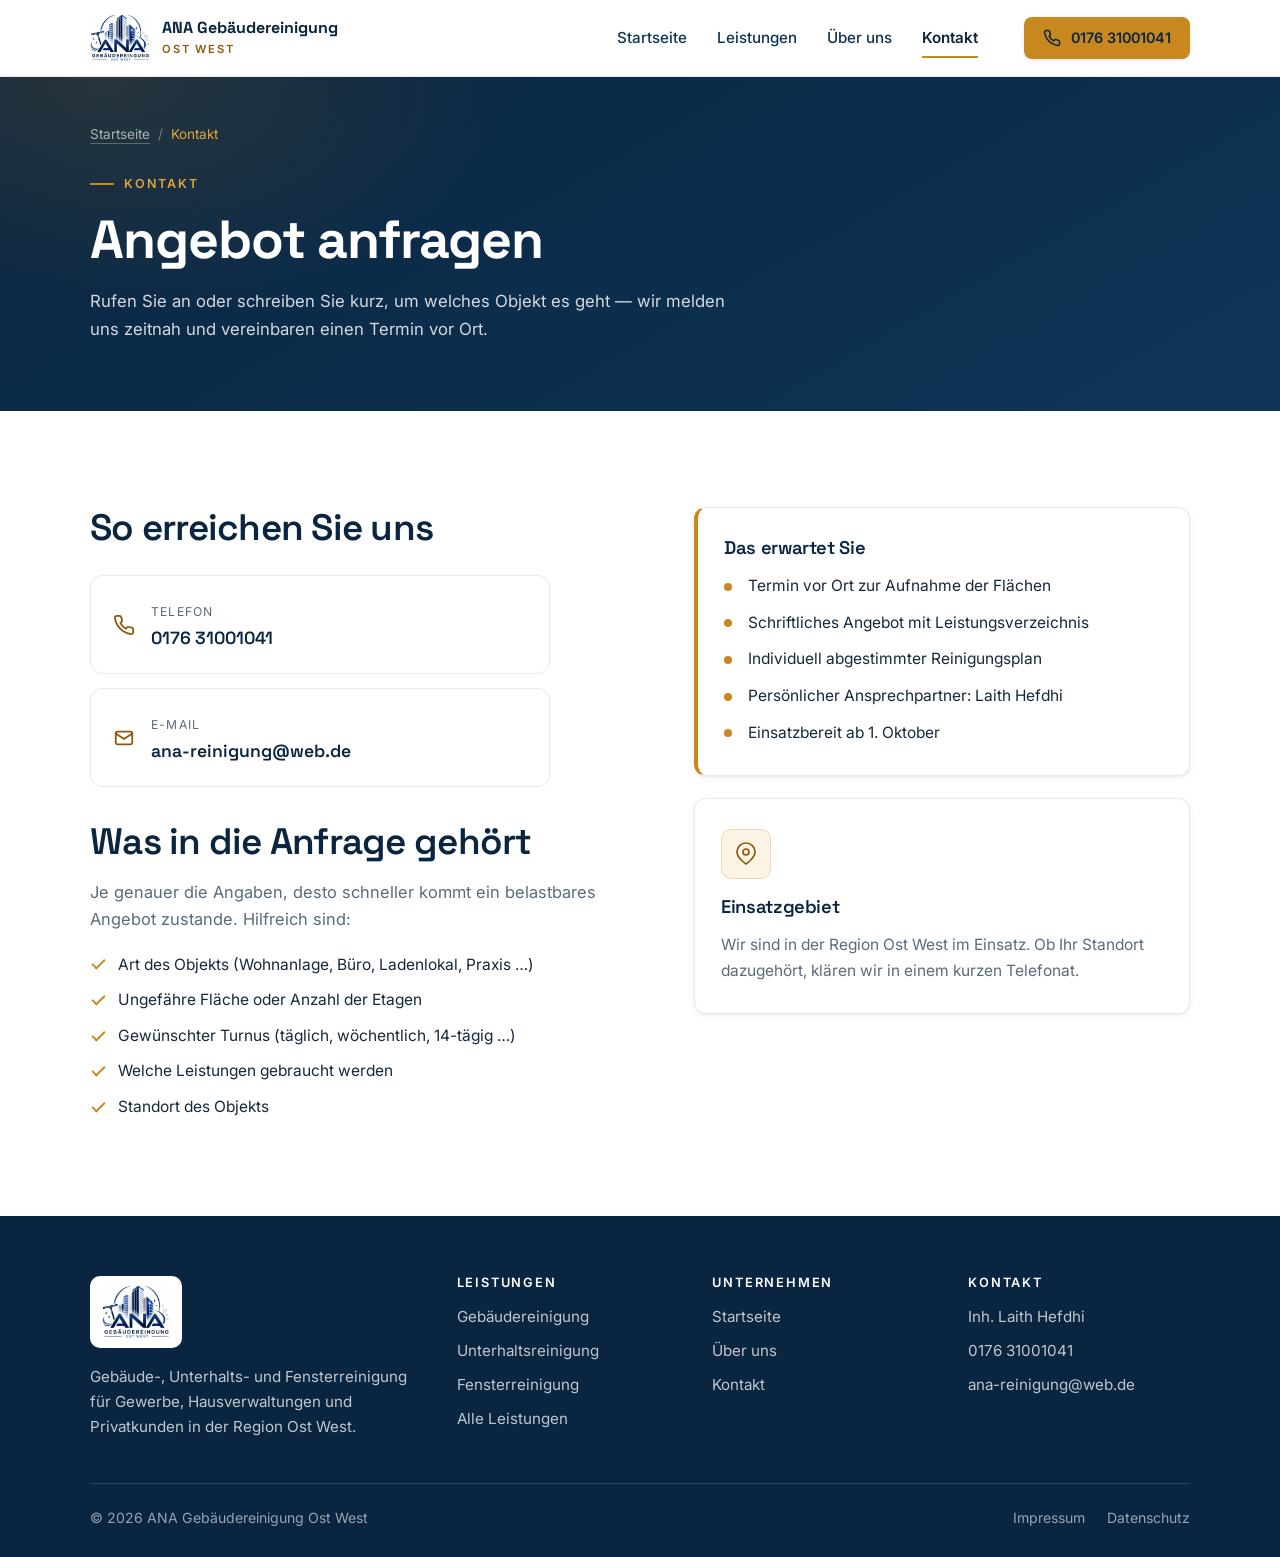
<file: kontakt.html>
<!DOCTYPE html>
<html lang="de">
<head>
<meta charset="UTF-8">
<meta name="viewport" content="width=device-width, initial-scale=1">
<title>Kontakt & Angebot | ANA Gebäudereinigung Ost West</title>
<meta name="description" content="Angebot anfragen bei ANA Gebäudereinigung Ost West: Telefon 0176 31001041, E-Mail ana-reinigung@web.de. Inhaber Laith Hefdhi meldet sich zeitnah.">
<meta name="theme-color" content="#0a2540">
<meta name="robots" content="noindex, nofollow">
<script>document.documentElement.className += " js";</script>

<!-- AUSFÜLLEN: sobald eine eigene Domain da ist, hier und in og:url eintragen -->
<link rel="canonical" href="https://anjakempe11-pixel.github.io/ANA-Website/kontakt.html">
<meta property="og:type" content="website">
<meta property="og:locale" content="de_DE">
<meta property="og:site_name" content="ANA Gebäudereinigung Ost West">
<meta property="og:title" content="Kontakt & Angebot | ANA Gebäudereinigung Ost West">
<meta property="og:description" content="Angebot anfragen bei ANA Gebäudereinigung Ost West: Telefon 0176 31001041, E-Mail ana-reinigung@web.de. Inhaber Laith Hefdhi meldet sich zeitnah.">
<meta property="og:url" content="https://anjakempe11-pixel.github.io/ANA-Website/kontakt.html">

<link rel="icon" type="image/png" href="favicon.png">
<link rel="apple-touch-icon" href="apple-touch-icon.png">

<link rel="preconnect" href="https://fonts.googleapis.com">
<link rel="preconnect" href="https://fonts.gstatic.com" crossorigin>
<link href="https://fonts.googleapis.com/css2?family=Space+Grotesk:wght@500;600;700&family=Inter:wght@400;500;600;700&display=swap" rel="stylesheet">
<link rel="stylesheet" href="style.css">
<script type="application/ld+json">
{
  "@context": "https://schema.org",
  "@type": "BreadcrumbList",
  "itemListElement": [
    { "@type": "ListItem", "position": 1, "name": "Startseite", "item": "https://www.ana-gebaeudereinigung.de/" },
    { "@type": "ListItem", "position": 2, "name": "Kontakt", "item": "https://www.ana-gebaeudereinigung.de/kontakt.html" }
  ]
}
</script>
</head>
<body>

<a class="skip" href="#main">Zum Inhalt springen</a>

<header class="site-header" id="siteHeader">
  <div class="nav">
    <a class="brand" href="index.html">
      <span class="logo-mark" role="img" aria-label="Logo ANA Gebäudereinigung Ost West"></span>
      <span class="brand-text">
        <strong>ANA Gebäudereinigung</strong>
        <span>Ost West</span>
      </span>
    </a>

    <nav class="nav-links" aria-label="Hauptnavigation">
      <a href="index.html">Startseite</a>
      <a href="leistungen.html">Leistungen</a>
      <a href="ueber-uns.html">Über uns</a>
      <a href="kontakt.html" aria-current="page">Kontakt</a>
    </nav>

    <div class="nav-actions">
      <a class="btn btn-primary btn-sm nav-phone" href="tel:+4917631001041"><svg viewBox="0 0 24 24" fill="none" stroke="currentColor" stroke-width="2" stroke-linecap="round" stroke-linejoin="round" aria-hidden="true"><path d="M22 16.92v3a2 2 0 0 1-2.18 2 19.79 19.79 0 0 1-8.63-3.07 19.5 19.5 0 0 1-6-6A19.79 19.79 0 0 1 2.12 4.18 2 2 0 0 1 4.11 2h3a2 2 0 0 1 2 1.72c.13.96.36 1.9.7 2.81a2 2 0 0 1-.45 2.11L8.09 9.91a16 16 0 0 0 6 6l1.27-1.27a2 2 0 0 1 2.11-.45c.91.34 1.85.57 2.81.7A2 2 0 0 1 22 16.92z"/></svg> 0176 31001041</a>
      <button class="nav-toggle" id="navToggle" type="button" aria-expanded="false" aria-controls="mobileMenu" aria-label="Menü öffnen">
        <svg class="icon-open" viewBox="0 0 24 24" fill="none" stroke="currentColor" stroke-width="2" stroke-linecap="round" aria-hidden="true"><path d="M3 6h18M3 12h18M3 18h18"/></svg>
        <svg class="icon-close" viewBox="0 0 24 24" fill="none" stroke="currentColor" stroke-width="2" stroke-linecap="round" aria-hidden="true"><path d="M6 6l12 12M18 6L6 18"/></svg>
      </button>
    </div>
  </div>

  <div class="mobile-menu" id="mobileMenu">
    <ul>
      <li><a href="index.html">Startseite</a></li>
      <li><a href="leistungen.html">Leistungen</a></li>
      <li><a href="ueber-uns.html">Über uns</a></li>
      <li><a href="kontakt.html" aria-current="page">Kontakt</a></li>
    </ul>
    <div class="m-cta">
      <a class="btn btn-primary" href="tel:+4917631001041">Jetzt anrufen</a>
      <a class="btn btn-outline" href="mailto:ana-reinigung@web.de?subject=Anfrage%20Reinigungsangebot">E-Mail schreiben</a>
    </div>
  </div>
</header>

<main id="main">

<section class="page-head on-dark">
  <div class="wrap">
    <nav class="crumbs" aria-label="Brotkrumennavigation"><ol><li><a href="index.html">Startseite</a></li><li class="sep" aria-hidden="true">/</li><li aria-current="page">Kontakt</li></ol></nav>
    <p class="eyebrow">Kontakt</p>
    <h1>Angebot anfragen</h1>
    <p class="lead">
      Rufen Sie an oder schreiben Sie kurz, um welches Objekt es geht — wir melden uns
      zeitnah und vereinbaren einen Termin vor Ort.
    </p>
  </div>
</section>

<section>
  <div class="wrap split">
    <div class="reveal">
      <h2>So erreichen Sie uns</h2>
      <div class="contact-links" style="margin-top:26px;">
        <a class="contact-link" href="tel:+4917631001041">
          <svg viewBox="0 0 24 24" fill="none" stroke="currentColor" stroke-width="2" stroke-linecap="round" stroke-linejoin="round" aria-hidden="true"><path d="M22 16.92v3a2 2 0 0 1-2.18 2 19.79 19.79 0 0 1-8.63-3.07 19.5 19.5 0 0 1-6-6A19.79 19.79 0 0 1 2.12 4.18 2 2 0 0 1 4.11 2h3a2 2 0 0 1 2 1.72c.13.96.36 1.9.7 2.81a2 2 0 0 1-.45 2.11L8.09 9.91a16 16 0 0 0 6 6l1.27-1.27a2 2 0 0 1 2.11-.45c.91.34 1.85.57 2.81.7A2 2 0 0 1 22 16.92z"/></svg>
          <span>
            <span class="label">Telefon</span><br>
            <span class="value">0176 31001041</span>
          </span>
        </a>
        <a class="contact-link" href="mailto:ana-reinigung@web.de?subject=Anfrage%20Reinigungsangebot">
          <svg viewBox="0 0 24 24" fill="none" stroke="currentColor" stroke-width="2" stroke-linecap="round" stroke-linejoin="round" aria-hidden="true"><rect x="3" y="5" width="18" height="14" rx="2"/><path d="M3 7l9 6 9-6"/></svg>
          <span>
            <span class="label">E-Mail</span><br>
            <span class="value">ana-reinigung@web.de</span>
          </span>
        </a>
      </div>

      <!-- AUSFÜLLEN: Erreichbarkeitszeiten, z. B. „Mo–Fr 8–18 Uhr, Sa nach Absprache" -->

      <div class="body-copy" style="margin-top:34px;">
        <h2>Was in die Anfrage gehört</h2>
        <p style="margin-top:16px;">
          Je genauer die Angaben, desto schneller kommt ein belastbares Angebot zustande.
          Hilfreich sind:
        </p>
      </div>
      <ul class="check-list" style="margin-top:18px;">
        <li>Art des Objekts (Wohnanlage, Büro, Ladenlokal, Praxis …)</li>
        <li>Ungefähre Fläche oder Anzahl der Etagen</li>
        <li>Gewünschter Turnus (täglich, wöchentlich, 14-tägig …)</li>
        <li>Welche Leistungen gebraucht werden</li>
        <li>Standort des Objekts</li>
      </ul>
    </div>

    <aside class="reveal">
      <div class="panel accent">
        <h3>Das erwartet Sie</h3>
        <ul class="dot-list" style="margin-top:14px;">
          <li>Termin vor Ort zur Aufnahme der Flächen</li>
          <li>Schriftliches Angebot mit Leistungsverzeichnis</li>
          <li>Individuell abgestimmter Reinigungsplan</li>
          <li>Persönlicher Ansprechpartner: Laith Hefdhi</li>
          <li>Einsatzbereit ab 1. Oktober</li>
        </ul>
      </div>

      <div class="panel" style="margin-top:22px;">
        <span class="icon"><svg viewBox="0 0 24 24" fill="none" stroke="currentColor" stroke-width="1.7" stroke-linecap="round" stroke-linejoin="round" aria-hidden="true"><path d="M21 10c0 6-9 12-9 12s-9-6-9-12a9 9 0 0 1 18 0z"/><circle cx="12" cy="10" r="3"/></svg></span>
        <h3>Einsatzgebiet</h3>
        <!-- AUSFÜLLEN: konkrete Orte, Landkreise, Umkreis in km -->
        <p style="color:var(--muted); font-size:.97rem;">
          Wir sind in der Region Ost West im Einsatz. Ob Ihr Standort dazugehört,
          klären wir in einem kurzen Telefonat.
        </p>
      </div>
    </aside>
  </div>
</section>
</main>

<footer>
  <div class="wrap">
    <div class="footer-grid">
      <div>
        <div class="footer-logo">
          <span class="logo-mark" role="img" aria-label="ANA Gebäudereinigung Ost West"></span>
        </div>
        <p style="margin-top:16px; max-width:34ch;">
          Gebäude-, Unterhalts- und Fensterreinigung für Gewerbe, Hausverwaltungen
          und Privatkunden in der Region Ost West.
        </p>
      </div>
      <div>
        <h2>Leistungen</h2>
        <ul class="footer-list">
          <li><a href="gebaeudereinigung.html">Gebäudereinigung</a></li>
          <li><a href="unterhaltsreinigung.html">Unterhaltsreinigung</a></li>
          <li><a href="fensterreinigung.html">Fensterreinigung</a></li>
          <li><a href="leistungen.html">Alle Leistungen</a></li>
        </ul>
      </div>
      <div>
        <h2>Unternehmen</h2>
        <ul class="footer-list">
          <li><a href="index.html">Startseite</a></li>
          <li><a href="ueber-uns.html">Über uns</a></li>
          <li><a href="kontakt.html">Kontakt</a></li>
        </ul>
      </div>
      <div>
        <h2>Kontakt</h2>
        <ul class="footer-list">
          <li>Inh. Laith Hefdhi</li>
          <li><a href="tel:+4917631001041">0176 31001041</a></li>
          <li><a href="mailto:ana-reinigung@web.de">ana-reinigung@web.de</a></li>
        </ul>
        <!-- AUSFÜLLEN: Geschäftsanschrift ergänzen -->
      </div>
    </div>
    <div class="footer-bottom">
      <span>© <span id="year">2026</span> ANA Gebäudereinigung Ost West</span>
      <nav aria-label="Rechtliches">
        <a href="impressum.html">Impressum</a>
        <a href="datenschutz.html">Datenschutz</a>
      </nav>
    </div>
  </div>
</footer>

<div class="call-bar">
  <a class="primary" href="tel:+4917631001041"><svg viewBox="0 0 24 24" fill="none" stroke="currentColor" stroke-width="2" stroke-linecap="round" stroke-linejoin="round" aria-hidden="true"><path d="M22 16.92v3a2 2 0 0 1-2.18 2 19.79 19.79 0 0 1-8.63-3.07 19.5 19.5 0 0 1-6-6A19.79 19.79 0 0 1 2.12 4.18 2 2 0 0 1 4.11 2h3a2 2 0 0 1 2 1.72c.13.96.36 1.9.7 2.81a2 2 0 0 1-.45 2.11L8.09 9.91a16 16 0 0 0 6 6l1.27-1.27a2 2 0 0 1 2.11-.45c.91.34 1.85.57 2.81.7A2 2 0 0 1 22 16.92z"/></svg> Anrufen</a>
  <a href="mailto:ana-reinigung@web.de?subject=Anfrage%20Reinigungsangebot"><svg viewBox="0 0 24 24" fill="none" stroke="currentColor" stroke-width="2" stroke-linecap="round" stroke-linejoin="round" aria-hidden="true"><rect x="3" y="5" width="18" height="14" rx="2"/><path d="M3 7l9 6 9-6"/></svg> E-Mail</a>
</div>

<script src="script.js" defer></script>
</body>
</html>
</file>
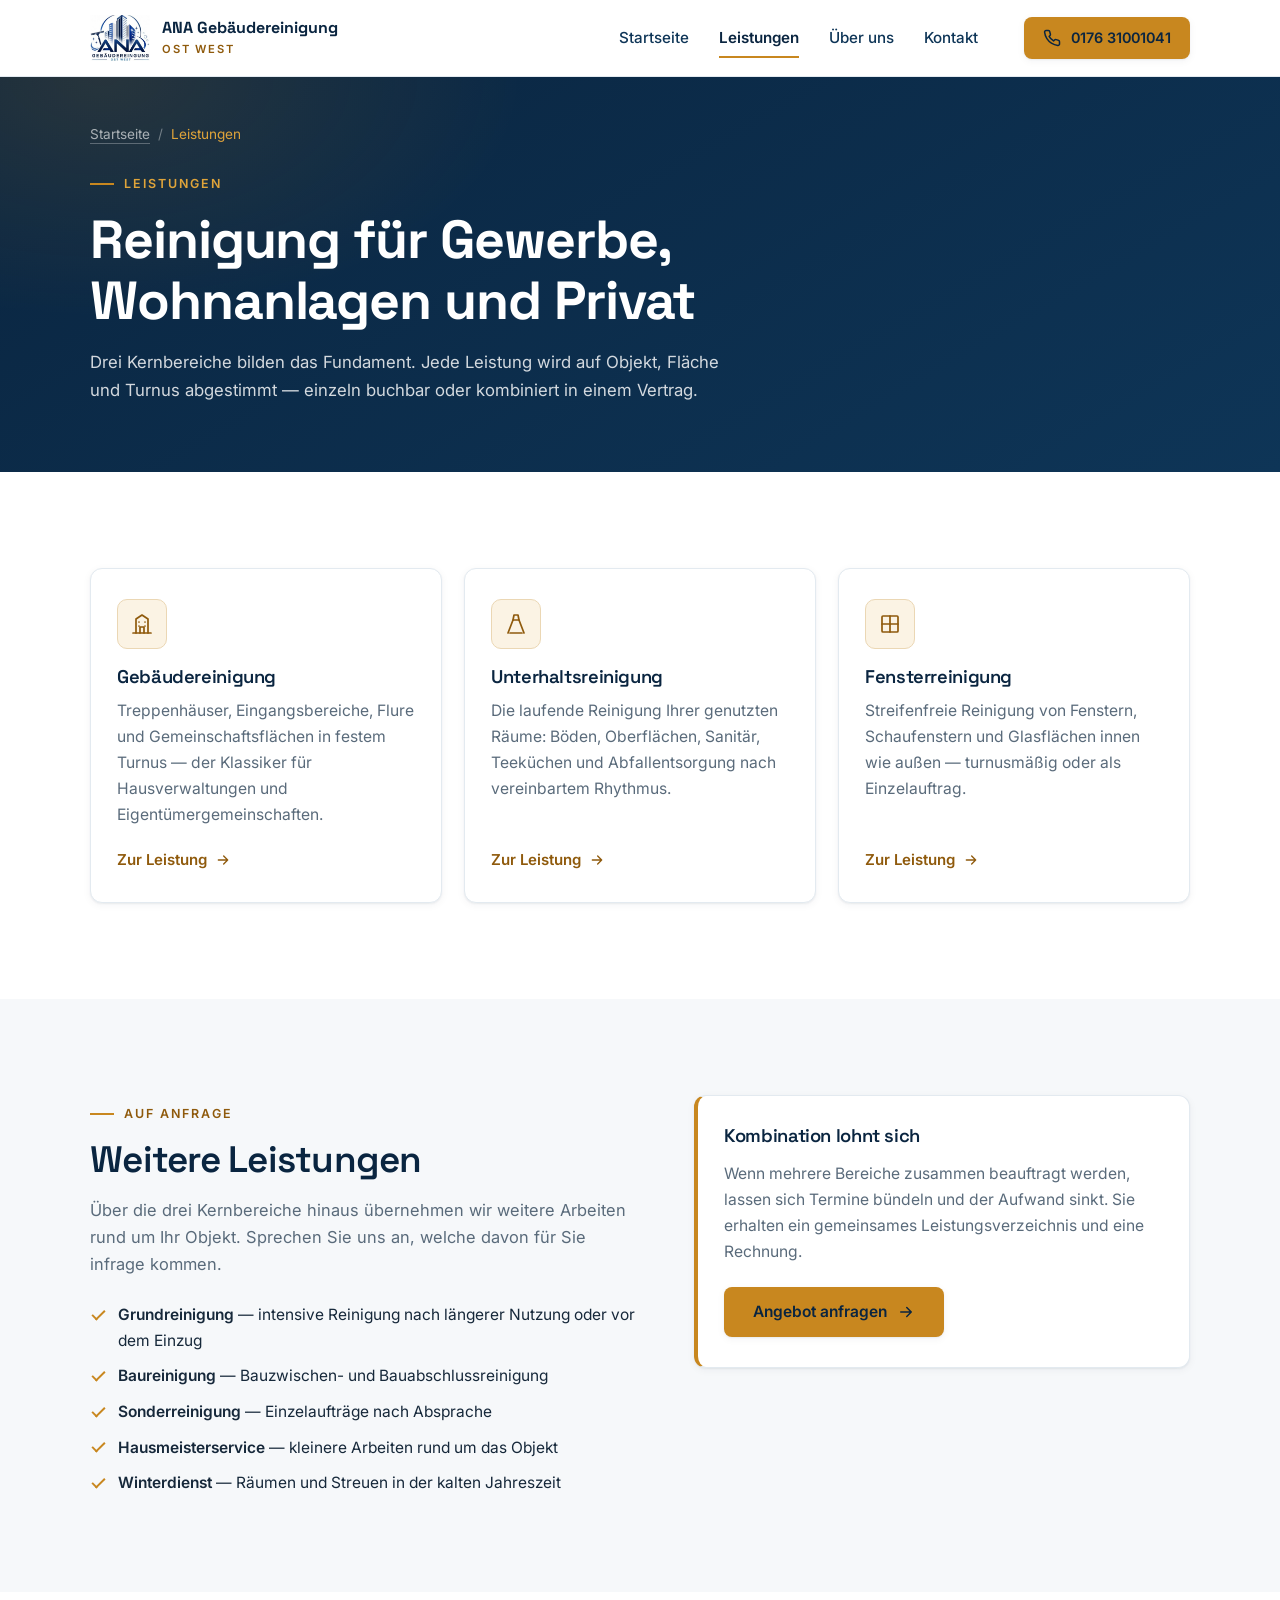
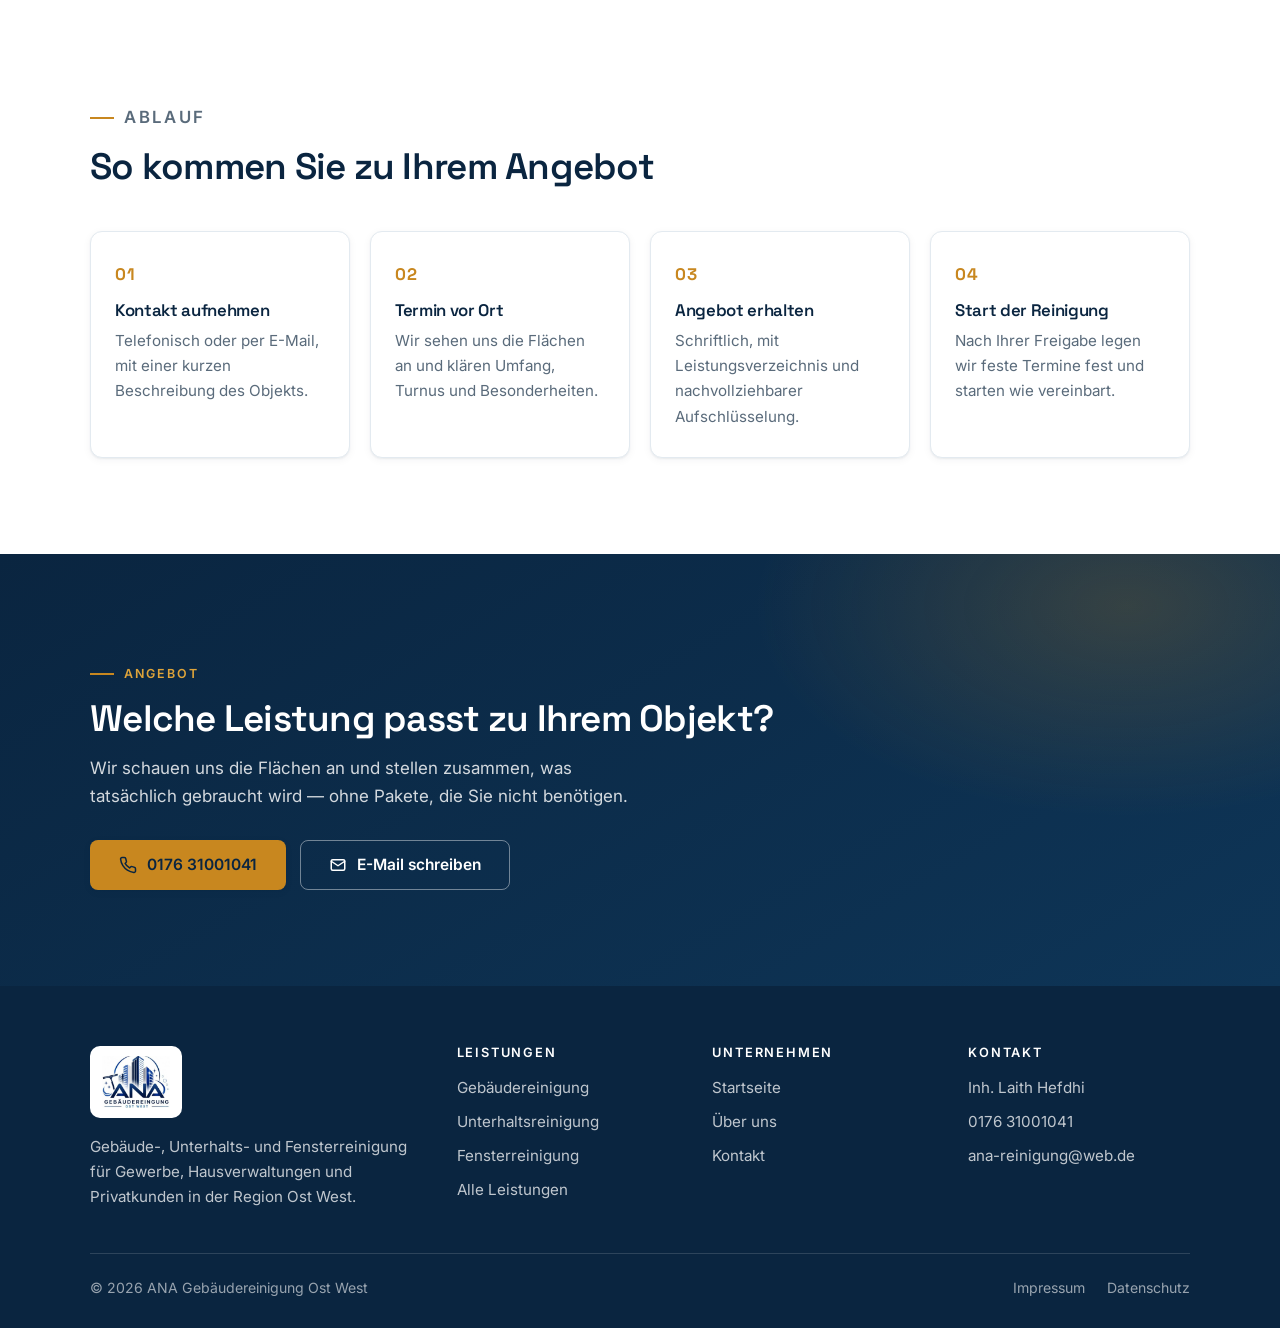
<file: leistungen.html>
<!DOCTYPE html>
<html lang="de">
<head>
<meta charset="UTF-8">
<meta name="viewport" content="width=device-width, initial-scale=1">
<title>Leistungen | ANA Gebäudereinigung Ost West</title>
<meta name="description" content="Gebäudereinigung, Unterhaltsreinigung und Fensterreinigung sowie Grundreinigung, Baureinigung, Sonderreinigung, Hausmeisterservice und Winterdienst auf Anfrage.">
<meta name="theme-color" content="#0a2540">
<meta name="robots" content="noindex, nofollow">
<script>document.documentElement.className += " js";</script>

<!-- AUSFÜLLEN: sobald eine eigene Domain da ist, hier und in og:url eintragen -->
<link rel="canonical" href="https://anjakempe11-pixel.github.io/ANA-Website/leistungen.html">
<meta property="og:type" content="website">
<meta property="og:locale" content="de_DE">
<meta property="og:site_name" content="ANA Gebäudereinigung Ost West">
<meta property="og:title" content="Leistungen | ANA Gebäudereinigung Ost West">
<meta property="og:description" content="Gebäudereinigung, Unterhaltsreinigung und Fensterreinigung sowie Grundreinigung, Baureinigung, Sonderreinigung, Hausmeisterservice und Winterdienst auf Anfrage.">
<meta property="og:url" content="https://anjakempe11-pixel.github.io/ANA-Website/leistungen.html">

<link rel="icon" type="image/png" href="favicon.png">
<link rel="apple-touch-icon" href="apple-touch-icon.png">

<link rel="preconnect" href="https://fonts.googleapis.com">
<link rel="preconnect" href="https://fonts.gstatic.com" crossorigin>
<link href="https://fonts.googleapis.com/css2?family=Space+Grotesk:wght@500;600;700&family=Inter:wght@400;500;600;700&display=swap" rel="stylesheet">
<link rel="stylesheet" href="style.css">
<script type="application/ld+json">
{
  "@context": "https://schema.org",
  "@type": "BreadcrumbList",
  "itemListElement": [
    { "@type": "ListItem", "position": 1, "name": "Startseite", "item": "https://www.ana-gebaeudereinigung.de/" },
    { "@type": "ListItem", "position": 2, "name": "Leistungen", "item": "https://www.ana-gebaeudereinigung.de/leistungen.html" }
  ]
}
</script>
</head>
<body>

<a class="skip" href="#main">Zum Inhalt springen</a>

<header class="site-header" id="siteHeader">
  <div class="nav">
    <a class="brand" href="index.html">
      <span class="logo-mark" role="img" aria-label="Logo ANA Gebäudereinigung Ost West"></span>
      <span class="brand-text">
        <strong>ANA Gebäudereinigung</strong>
        <span>Ost West</span>
      </span>
    </a>

    <nav class="nav-links" aria-label="Hauptnavigation">
      <a href="index.html">Startseite</a>
      <a href="leistungen.html" aria-current="page">Leistungen</a>
      <a href="ueber-uns.html">Über uns</a>
      <a href="kontakt.html">Kontakt</a>
    </nav>

    <div class="nav-actions">
      <a class="btn btn-primary btn-sm nav-phone" href="tel:+4917631001041"><svg viewBox="0 0 24 24" fill="none" stroke="currentColor" stroke-width="2" stroke-linecap="round" stroke-linejoin="round" aria-hidden="true"><path d="M22 16.92v3a2 2 0 0 1-2.18 2 19.79 19.79 0 0 1-8.63-3.07 19.5 19.5 0 0 1-6-6A19.79 19.79 0 0 1 2.12 4.18 2 2 0 0 1 4.11 2h3a2 2 0 0 1 2 1.72c.13.96.36 1.9.7 2.81a2 2 0 0 1-.45 2.11L8.09 9.91a16 16 0 0 0 6 6l1.27-1.27a2 2 0 0 1 2.11-.45c.91.34 1.85.57 2.81.7A2 2 0 0 1 22 16.92z"/></svg> 0176 31001041</a>
      <button class="nav-toggle" id="navToggle" type="button" aria-expanded="false" aria-controls="mobileMenu" aria-label="Menü öffnen">
        <svg class="icon-open" viewBox="0 0 24 24" fill="none" stroke="currentColor" stroke-width="2" stroke-linecap="round" aria-hidden="true"><path d="M3 6h18M3 12h18M3 18h18"/></svg>
        <svg class="icon-close" viewBox="0 0 24 24" fill="none" stroke="currentColor" stroke-width="2" stroke-linecap="round" aria-hidden="true"><path d="M6 6l12 12M18 6L6 18"/></svg>
      </button>
    </div>
  </div>

  <div class="mobile-menu" id="mobileMenu">
    <ul>
      <li><a href="index.html">Startseite</a></li>
      <li><a href="leistungen.html" aria-current="page">Leistungen</a></li>
      <li><a href="ueber-uns.html">Über uns</a></li>
      <li><a href="kontakt.html">Kontakt</a></li>
    </ul>
    <div class="m-cta">
      <a class="btn btn-primary" href="tel:+4917631001041">Jetzt anrufen</a>
      <a class="btn btn-outline" href="mailto:ana-reinigung@web.de?subject=Anfrage%20Reinigungsangebot">E-Mail schreiben</a>
    </div>
  </div>
</header>

<main id="main">

<section class="page-head on-dark">
  <div class="wrap">
    <nav class="crumbs" aria-label="Brotkrumennavigation"><ol><li><a href="index.html">Startseite</a></li><li class="sep" aria-hidden="true">/</li><li aria-current="page">Leistungen</li></ol></nav>
    <p class="eyebrow">Leistungen</p>
    <h1>Reinigung für Gewerbe, Wohnanlagen und Privat</h1>
    <p class="lead">
      Drei Kernbereiche bilden das Fundament. Jede Leistung wird auf Objekt, Fläche
      und Turnus abgestimmt — einzeln buchbar oder kombiniert in einem Vertrag.
    </p>
  </div>
</section>

<section>
  <div class="wrap">
    <div class="grid grid-3 reveal">
      <a class="card" href="gebaeudereinigung.html">
        <span class="icon"><svg viewBox="0 0 24 24" fill="none" stroke="currentColor" stroke-width="1.7" stroke-linecap="round" stroke-linejoin="round" aria-hidden="true"><path d="M3 21h18"/><path d="M6 21V7l6-4 6 4v14"/><path d="M10 21v-6h4v6"/><path d="M9 10h.01M15 10h.01M9 14h.01M15 14h.01"/></svg></span>
        <h3>Gebäudereinigung</h3>
        <p>Treppenhäuser, Eingangsbereiche, Flure und Gemeinschaftsflächen in festem Turnus — der Klassiker für Hausverwaltungen und Eigentümergemeinschaften.</p>
        <span class="card-link">Zur Leistung <svg viewBox="0 0 24 24" fill="none" stroke="currentColor" stroke-width="2" stroke-linecap="round" stroke-linejoin="round" aria-hidden="true"><path d="M5 12h14M13 6l6 6-6 6"/></svg></span>
      </a>
      <a class="card" href="unterhaltsreinigung.html">
        <span class="icon"><svg viewBox="0 0 24 24" fill="none" stroke="currentColor" stroke-width="1.7" stroke-linecap="round" stroke-linejoin="round" aria-hidden="true"><path d="M4 21l5-13h6l5 13"/><path d="M9 8l1-5h4l1 5"/><path d="M6 21h12"/></svg></span>
        <h3>Unterhaltsreinigung</h3>
        <p>Die laufende Reinigung Ihrer genutzten Räume: Böden, Oberflächen, Sanitär, Teeküchen und Abfallentsorgung nach vereinbartem Rhythmus.</p>
        <span class="card-link">Zur Leistung <svg viewBox="0 0 24 24" fill="none" stroke="currentColor" stroke-width="2" stroke-linecap="round" stroke-linejoin="round" aria-hidden="true"><path d="M5 12h14M13 6l6 6-6 6"/></svg></span>
      </a>
      <a class="card" href="fensterreinigung.html">
        <span class="icon"><svg viewBox="0 0 24 24" fill="none" stroke="currentColor" stroke-width="1.7" stroke-linecap="round" stroke-linejoin="round" aria-hidden="true"><rect x="4" y="4" width="16" height="16" rx="1"/><path d="M4 12h16M12 4v16"/></svg></span>
        <h3>Fensterreinigung</h3>
        <p>Streifenfreie Reinigung von Fenstern, Schaufenstern und Glasflächen innen wie außen — turnusmäßig oder als Einzelauftrag.</p>
        <span class="card-link">Zur Leistung <svg viewBox="0 0 24 24" fill="none" stroke="currentColor" stroke-width="2" stroke-linecap="round" stroke-linejoin="round" aria-hidden="true"><path d="M5 12h14M13 6l6 6-6 6"/></svg></span>
      </a>
    </div>
  </div>
</section>

<section class="soft-bg">
  <div class="wrap split reveal">
    <div>
      <p class="eyebrow">Auf Anfrage</p>
      <h2>Weitere Leistungen</h2>
      <div class="body-copy" style="margin-top:16px;">
        <p>
          Über die drei Kernbereiche hinaus übernehmen wir weitere Arbeiten rund um Ihr Objekt.
          Sprechen Sie uns an, welche davon für Sie infrage kommen.
        </p>
      </div>
      <!-- AUSFÜLLEN: Nur die Leistungen stehen lassen, die tatsächlich angeboten werden. -->
      <ul class="check-list" style="margin-top:24px;">
        <li><strong>Grundreinigung</strong> — intensive Reinigung nach längerer Nutzung oder vor dem Einzug</li>
        <li><strong>Baureinigung</strong> — Bauzwischen- und Bauabschlussreinigung</li>
        <li><strong>Sonderreinigung</strong> — Einzelaufträge nach Absprache</li>
        <li><strong>Hausmeisterservice</strong> — kleinere Arbeiten rund um das Objekt</li>
        <li><strong>Winterdienst</strong> — Räumen und Streuen in der kalten Jahreszeit</li>
      </ul>
    </div>
    <div class="panel accent">
      <h3>Kombination lohnt sich</h3>
      <p style="color:var(--muted); font-size:.98rem;">
        Wenn mehrere Bereiche zusammen beauftragt werden, lassen sich Termine bündeln
        und der Aufwand sinkt. Sie erhalten ein gemeinsames Leistungsverzeichnis
        und eine Rechnung.
      </p>
      <p style="margin-top:22px;">
        <a class="btn btn-primary" href="kontakt.html">Angebot anfragen <svg viewBox="0 0 24 24" fill="none" stroke="currentColor" stroke-width="2" stroke-linecap="round" stroke-linejoin="round" aria-hidden="true"><path d="M5 12h14M13 6l6 6-6 6"/></svg></a>
      </p>
    </div>
  </div>
</section>

<section>
  <div class="wrap">
    <div class="section-head reveal">
      <p class="eyebrow">Ablauf</p>
      <h2>So kommen Sie zu Ihrem Angebot</h2>
    </div>
    <div class="steps reveal">
      <div class="step"><h3>Kontakt aufnehmen</h3><p>Telefonisch oder per E-Mail, mit einer kurzen Beschreibung des Objekts.</p></div>
      <div class="step"><h3>Termin vor Ort</h3><p>Wir sehen uns die Flächen an und klären Umfang, Turnus und Besonderheiten.</p></div>
      <div class="step"><h3>Angebot erhalten</h3><p>Schriftlich, mit Leistungsverzeichnis und nachvollziehbarer Aufschlüsselung.</p></div>
      <div class="step"><h3>Start der Reinigung</h3><p>Nach Ihrer Freigabe legen wir feste Termine fest und starten wie vereinbart.</p></div>
    </div>
  </div>
</section>

<section class="cta-band on-dark">
  <div class="wrap">
    <p class="eyebrow">Angebot</p>
    <h2>Welche Leistung passt zu Ihrem Objekt?</h2>
    <p>Wir schauen uns die Flächen an und stellen zusammen, was tatsächlich gebraucht wird — ohne Pakete, die Sie nicht benötigen.</p>
    <div class="actions">
      <a class="btn btn-primary" href="tel:+4917631001041"><svg viewBox="0 0 24 24" fill="none" stroke="currentColor" stroke-width="2" stroke-linecap="round" stroke-linejoin="round" aria-hidden="true"><path d="M22 16.92v3a2 2 0 0 1-2.18 2 19.79 19.79 0 0 1-8.63-3.07 19.5 19.5 0 0 1-6-6A19.79 19.79 0 0 1 2.12 4.18 2 2 0 0 1 4.11 2h3a2 2 0 0 1 2 1.72c.13.96.36 1.9.7 2.81a2 2 0 0 1-.45 2.11L8.09 9.91a16 16 0 0 0 6 6l1.27-1.27a2 2 0 0 1 2.11-.45c.91.34 1.85.57 2.81.7A2 2 0 0 1 22 16.92z"/></svg> 0176 31001041</a>
      <a class="btn btn-ghost" href="mailto:ana-reinigung@web.de?subject=Anfrage%20Reinigungsangebot"><svg viewBox="0 0 24 24" fill="none" stroke="currentColor" stroke-width="2" stroke-linecap="round" stroke-linejoin="round" aria-hidden="true"><rect x="3" y="5" width="18" height="14" rx="2"/><path d="M3 7l9 6 9-6"/></svg> E-Mail schreiben</a>
    </div>
  </div>
</section>
</main>

<footer>
  <div class="wrap">
    <div class="footer-grid">
      <div>
        <div class="footer-logo">
          <span class="logo-mark" role="img" aria-label="ANA Gebäudereinigung Ost West"></span>
        </div>
        <p style="margin-top:16px; max-width:34ch;">
          Gebäude-, Unterhalts- und Fensterreinigung für Gewerbe, Hausverwaltungen
          und Privatkunden in der Region Ost West.
        </p>
      </div>
      <div>
        <h2>Leistungen</h2>
        <ul class="footer-list">
          <li><a href="gebaeudereinigung.html">Gebäudereinigung</a></li>
          <li><a href="unterhaltsreinigung.html">Unterhaltsreinigung</a></li>
          <li><a href="fensterreinigung.html">Fensterreinigung</a></li>
          <li><a href="leistungen.html">Alle Leistungen</a></li>
        </ul>
      </div>
      <div>
        <h2>Unternehmen</h2>
        <ul class="footer-list">
          <li><a href="index.html">Startseite</a></li>
          <li><a href="ueber-uns.html">Über uns</a></li>
          <li><a href="kontakt.html">Kontakt</a></li>
        </ul>
      </div>
      <div>
        <h2>Kontakt</h2>
        <ul class="footer-list">
          <li>Inh. Laith Hefdhi</li>
          <li><a href="tel:+4917631001041">0176 31001041</a></li>
          <li><a href="mailto:ana-reinigung@web.de">ana-reinigung@web.de</a></li>
        </ul>
        <!-- AUSFÜLLEN: Geschäftsanschrift ergänzen -->
      </div>
    </div>
    <div class="footer-bottom">
      <span>© <span id="year">2026</span> ANA Gebäudereinigung Ost West</span>
      <nav aria-label="Rechtliches">
        <a href="impressum.html">Impressum</a>
        <a href="datenschutz.html">Datenschutz</a>
      </nav>
    </div>
  </div>
</footer>

<div class="call-bar">
  <a class="primary" href="tel:+4917631001041"><svg viewBox="0 0 24 24" fill="none" stroke="currentColor" stroke-width="2" stroke-linecap="round" stroke-linejoin="round" aria-hidden="true"><path d="M22 16.92v3a2 2 0 0 1-2.18 2 19.79 19.79 0 0 1-8.63-3.07 19.5 19.5 0 0 1-6-6A19.79 19.79 0 0 1 2.12 4.18 2 2 0 0 1 4.11 2h3a2 2 0 0 1 2 1.72c.13.96.36 1.9.7 2.81a2 2 0 0 1-.45 2.11L8.09 9.91a16 16 0 0 0 6 6l1.27-1.27a2 2 0 0 1 2.11-.45c.91.34 1.85.57 2.81.7A2 2 0 0 1 22 16.92z"/></svg> Anrufen</a>
  <a href="mailto:ana-reinigung@web.de?subject=Anfrage%20Reinigungsangebot"><svg viewBox="0 0 24 24" fill="none" stroke="currentColor" stroke-width="2" stroke-linecap="round" stroke-linejoin="round" aria-hidden="true"><rect x="3" y="5" width="18" height="14" rx="2"/><path d="M3 7l9 6 9-6"/></svg> E-Mail</a>
</div>

<script src="script.js" defer></script>
</body>
</html>
</file>
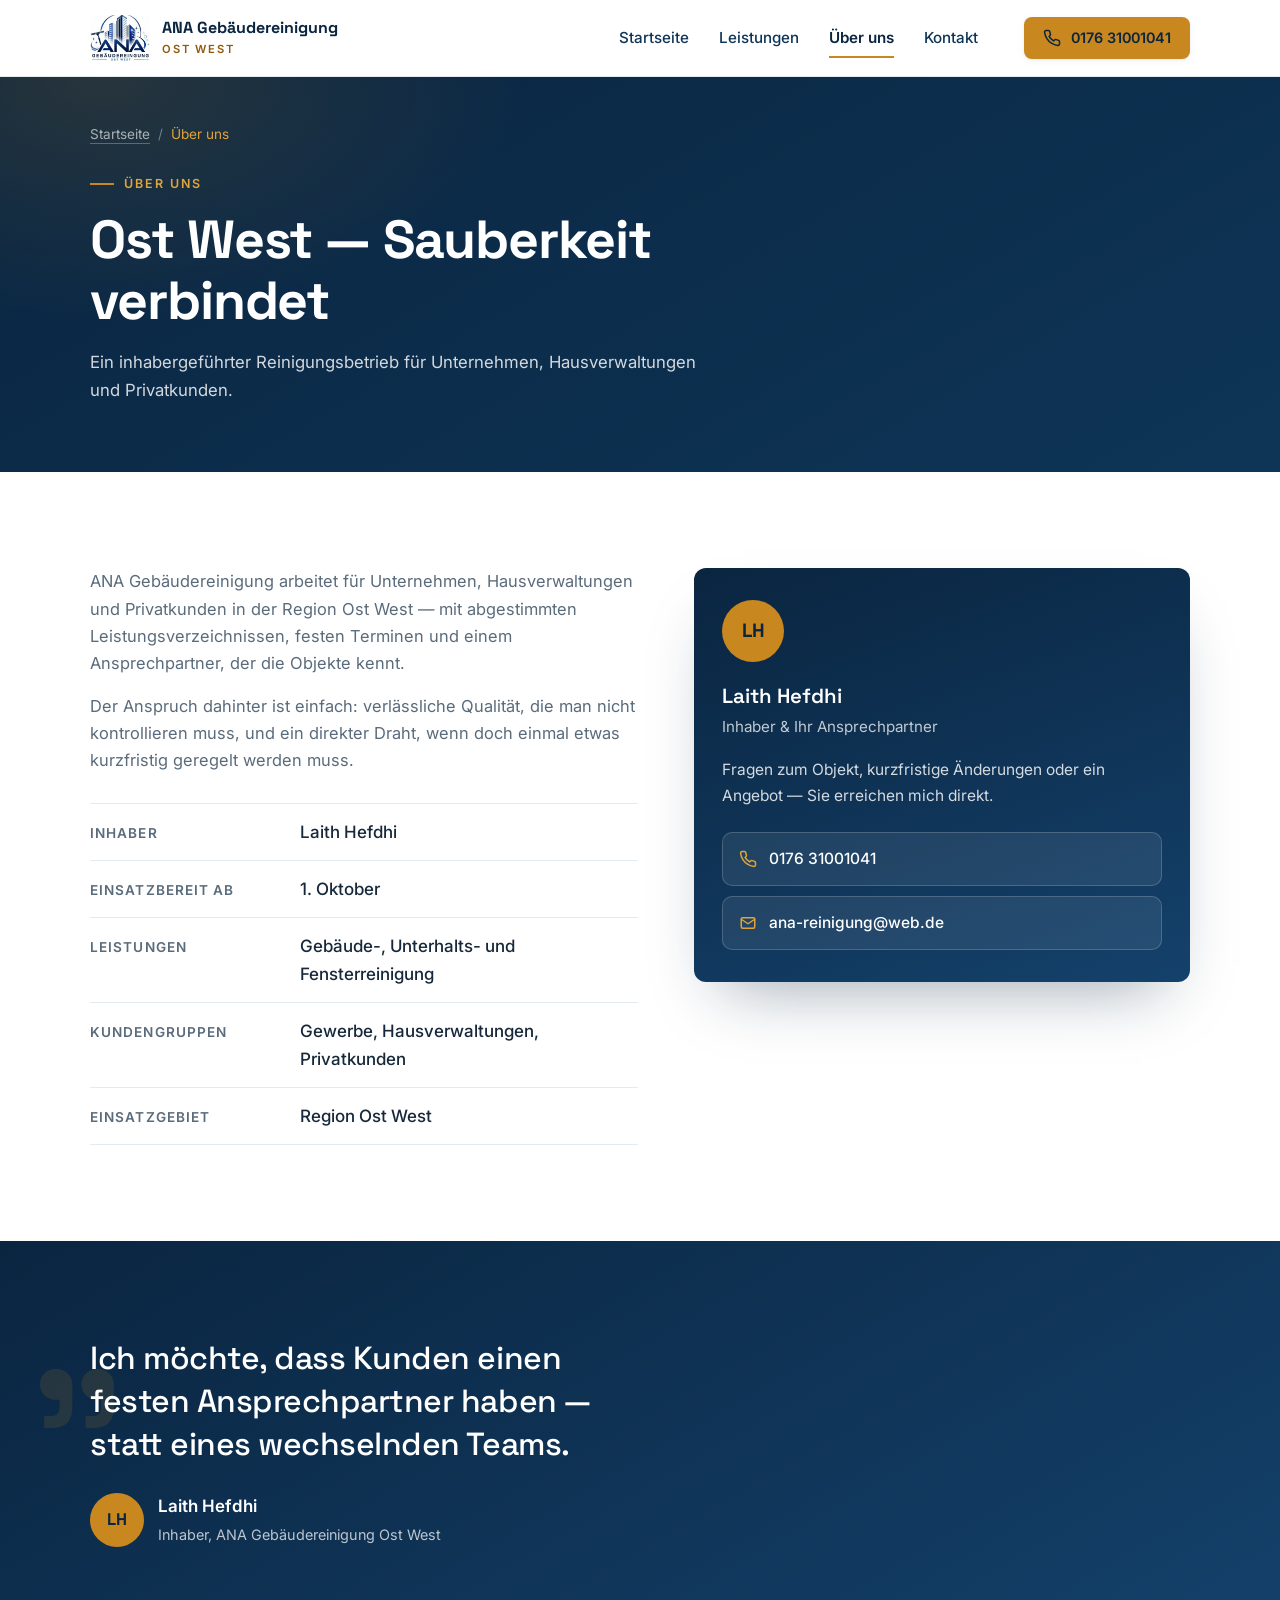
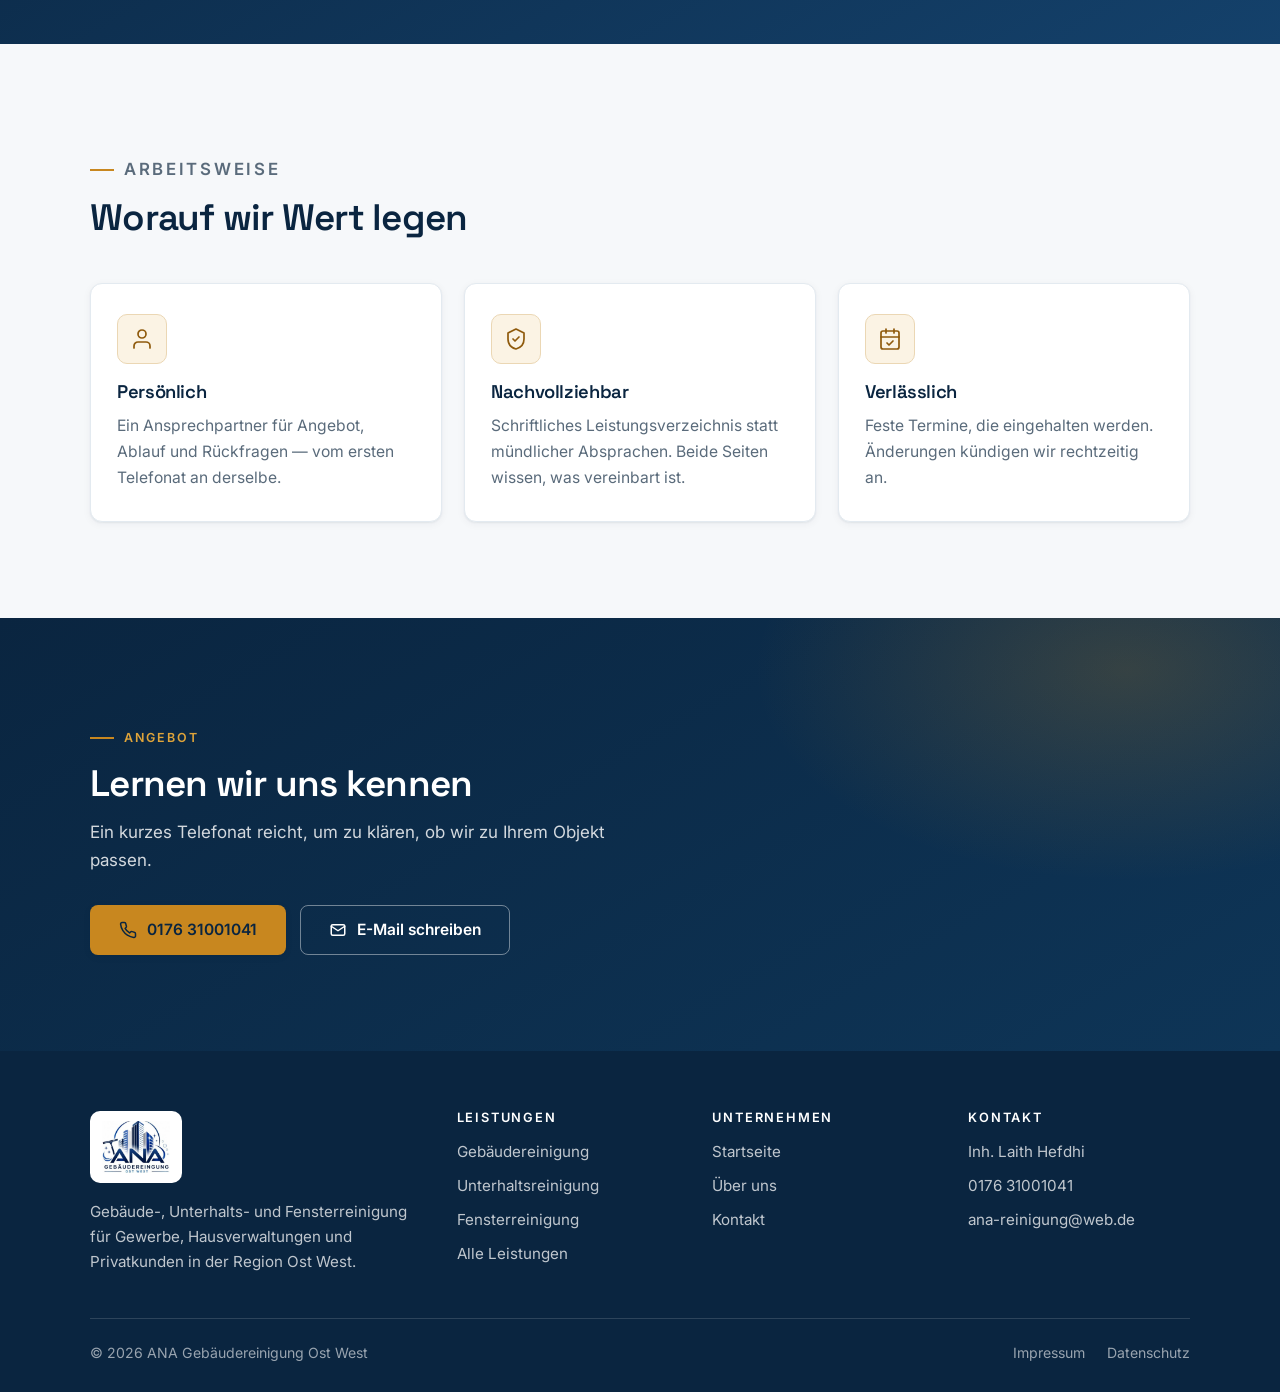
<file: ueber-uns.html>
<!DOCTYPE html>
<html lang="de">
<head>
<meta charset="UTF-8">
<meta name="viewport" content="width=device-width, initial-scale=1">
<title>Über uns | ANA Gebäudereinigung Ost West</title>
<meta name="description" content="ANA Gebäudereinigung Ost West ist ein inhabergeführter Reinigungsbetrieb. Inhaber Laith Hefdhi ist persönlicher Ansprechpartner für alle Objekte.">
<meta name="theme-color" content="#0a2540">
<meta name="robots" content="noindex, nofollow">
<script>document.documentElement.className += " js";</script>

<!-- AUSFÜLLEN: sobald eine eigene Domain da ist, hier und in og:url eintragen -->
<link rel="canonical" href="https://anjakempe11-pixel.github.io/ANA-Website/ueber-uns.html">
<meta property="og:type" content="website">
<meta property="og:locale" content="de_DE">
<meta property="og:site_name" content="ANA Gebäudereinigung Ost West">
<meta property="og:title" content="Über uns | ANA Gebäudereinigung Ost West">
<meta property="og:description" content="ANA Gebäudereinigung Ost West ist ein inhabergeführter Reinigungsbetrieb. Inhaber Laith Hefdhi ist persönlicher Ansprechpartner für alle Objekte.">
<meta property="og:url" content="https://anjakempe11-pixel.github.io/ANA-Website/ueber-uns.html">

<link rel="icon" type="image/png" href="favicon.png">
<link rel="apple-touch-icon" href="apple-touch-icon.png">

<link rel="preconnect" href="https://fonts.googleapis.com">
<link rel="preconnect" href="https://fonts.gstatic.com" crossorigin>
<link href="https://fonts.googleapis.com/css2?family=Space+Grotesk:wght@500;600;700&family=Inter:wght@400;500;600;700&display=swap" rel="stylesheet">
<link rel="stylesheet" href="style.css">
<script type="application/ld+json">
{
  "@context": "https://schema.org",
  "@type": "BreadcrumbList",
  "itemListElement": [
    { "@type": "ListItem", "position": 1, "name": "Startseite", "item": "https://www.ana-gebaeudereinigung.de/" },
    { "@type": "ListItem", "position": 2, "name": "Über uns", "item": "https://www.ana-gebaeudereinigung.de/ueber-uns.html" }
  ]
}
</script>
</head>
<body>

<a class="skip" href="#main">Zum Inhalt springen</a>

<header class="site-header" id="siteHeader">
  <div class="nav">
    <a class="brand" href="index.html">
      <span class="logo-mark" role="img" aria-label="Logo ANA Gebäudereinigung Ost West"></span>
      <span class="brand-text">
        <strong>ANA Gebäudereinigung</strong>
        <span>Ost West</span>
      </span>
    </a>

    <nav class="nav-links" aria-label="Hauptnavigation">
      <a href="index.html">Startseite</a>
      <a href="leistungen.html">Leistungen</a>
      <a href="ueber-uns.html" aria-current="page">Über uns</a>
      <a href="kontakt.html">Kontakt</a>
    </nav>

    <div class="nav-actions">
      <a class="btn btn-primary btn-sm nav-phone" href="tel:+4917631001041"><svg viewBox="0 0 24 24" fill="none" stroke="currentColor" stroke-width="2" stroke-linecap="round" stroke-linejoin="round" aria-hidden="true"><path d="M22 16.92v3a2 2 0 0 1-2.18 2 19.79 19.79 0 0 1-8.63-3.07 19.5 19.5 0 0 1-6-6A19.79 19.79 0 0 1 2.12 4.18 2 2 0 0 1 4.11 2h3a2 2 0 0 1 2 1.72c.13.96.36 1.9.7 2.81a2 2 0 0 1-.45 2.11L8.09 9.91a16 16 0 0 0 6 6l1.27-1.27a2 2 0 0 1 2.11-.45c.91.34 1.85.57 2.81.7A2 2 0 0 1 22 16.92z"/></svg> 0176 31001041</a>
      <button class="nav-toggle" id="navToggle" type="button" aria-expanded="false" aria-controls="mobileMenu" aria-label="Menü öffnen">
        <svg class="icon-open" viewBox="0 0 24 24" fill="none" stroke="currentColor" stroke-width="2" stroke-linecap="round" aria-hidden="true"><path d="M3 6h18M3 12h18M3 18h18"/></svg>
        <svg class="icon-close" viewBox="0 0 24 24" fill="none" stroke="currentColor" stroke-width="2" stroke-linecap="round" aria-hidden="true"><path d="M6 6l12 12M18 6L6 18"/></svg>
      </button>
    </div>
  </div>

  <div class="mobile-menu" id="mobileMenu">
    <ul>
      <li><a href="index.html">Startseite</a></li>
      <li><a href="leistungen.html">Leistungen</a></li>
      <li><a href="ueber-uns.html" aria-current="page">Über uns</a></li>
      <li><a href="kontakt.html">Kontakt</a></li>
    </ul>
    <div class="m-cta">
      <a class="btn btn-primary" href="tel:+4917631001041">Jetzt anrufen</a>
      <a class="btn btn-outline" href="mailto:ana-reinigung@web.de?subject=Anfrage%20Reinigungsangebot">E-Mail schreiben</a>
    </div>
  </div>
</header>

<main id="main">

<section class="page-head on-dark">
  <div class="wrap">
    <nav class="crumbs" aria-label="Brotkrumennavigation"><ol><li><a href="index.html">Startseite</a></li><li class="sep" aria-hidden="true">/</li><li aria-current="page">Über uns</li></ol></nav>
    <p class="eyebrow">Über uns</p>
    <h1>Ost West — Sauberkeit verbindet</h1>
    <p class="lead">
      Ein inhabergeführter Reinigungsbetrieb für Unternehmen, Hausverwaltungen und Privatkunden.
    </p>
  </div>
</section>

<section>
  <div class="wrap split">
    <div class="reveal">
      <div class="body-copy">
        <p>
          ANA Gebäudereinigung arbeitet für Unternehmen, Hausverwaltungen und Privatkunden in der
          Region Ost West — mit abgestimmten Leistungsverzeichnissen, festen Terminen und einem
          Ansprechpartner, der die Objekte kennt.
        </p>
        <!-- AUSFÜLLEN: Geschichte hinter dem Namen „Ost West", Branchenerfahrung von Laith Hefdhi,
             ökologische Reinigungsmittel, Express-/Notfallreinigung, Teamgröße -->
        <p>
          Der Anspruch dahinter ist einfach: verlässliche Qualität, die man nicht kontrollieren
          muss, und ein direkter Draht, wenn doch einmal etwas kurzfristig geregelt werden muss.
        </p>
      </div>

      <div class="fact-table">
        <div class="fact-row"><span class="k">Inhaber</span><span class="v">Laith Hefdhi</span></div>
        <div class="fact-row"><span class="k">Einsatzbereit ab</span><span class="v">1. Oktober</span></div>
        <div class="fact-row"><span class="k">Leistungen</span><span class="v">Gebäude-, Unterhalts- und Fensterreinigung</span></div>
        <div class="fact-row"><span class="k">Kundengruppen</span><span class="v">Gewerbe, Hausverwaltungen, Privatkunden</span></div>
        <div class="fact-row"><span class="k">Einsatzgebiet</span><span class="v">Region Ost West</span></div>
        <!-- AUSFÜLLEN: Rechtsform, Anschrift, Betriebshaftpflicht, Mitgliedschaft Gebäudereiniger-Innung -->
      </div>
    </div>

    <aside class="owner-card reveal">
      <span class="avatar" aria-hidden="true">LH</span>
      <p class="name">Laith Hefdhi</p>
      <p class="role">Inhaber &amp; Ihr Ansprechpartner</p>
      <p class="note">Fragen zum Objekt, kurzfristige Änderungen oder ein Angebot — Sie erreichen mich direkt.</p>
      <div class="owner-links">
        <a href="tel:+4917631001041"><svg viewBox="0 0 24 24" fill="none" stroke="currentColor" stroke-width="2" stroke-linecap="round" stroke-linejoin="round" aria-hidden="true"><path d="M22 16.92v3a2 2 0 0 1-2.18 2 19.79 19.79 0 0 1-8.63-3.07 19.5 19.5 0 0 1-6-6A19.79 19.79 0 0 1 2.12 4.18 2 2 0 0 1 4.11 2h3a2 2 0 0 1 2 1.72c.13.96.36 1.9.7 2.81a2 2 0 0 1-.45 2.11L8.09 9.91a16 16 0 0 0 6 6l1.27-1.27a2 2 0 0 1 2.11-.45c.91.34 1.85.57 2.81.7A2 2 0 0 1 22 16.92z"/></svg> 0176 31001041</a>
        <a href="mailto:ana-reinigung@web.de"><svg viewBox="0 0 24 24" fill="none" stroke="currentColor" stroke-width="2" stroke-linecap="round" stroke-linejoin="round" aria-hidden="true"><rect x="3" y="5" width="18" height="14" rx="2"/><path d="M3 7l9 6 9-6"/></svg> ana-reinigung@web.de</a>
      </div>
    </aside>
  </div>
</section>

<section class="quote-section">
  <div class="wrap">
    <blockquote>Ich möchte, dass Kunden einen festen Ansprechpartner haben — statt eines wechselnden Teams.</blockquote>
    <div class="quote-attrib">
      <span class="avatar" aria-hidden="true">LH</span>
      <span>
        <span class="name">Laith Hefdhi</span><br>
        <span class="role">Inhaber, ANA Gebäudereinigung Ost West</span>
      </span>
    </div>
  </div>
</section>

<section class="soft-bg">
  <div class="wrap">
    <div class="section-head reveal">
      <p class="eyebrow">Arbeitsweise</p>
      <h2>Worauf wir Wert legen</h2>
    </div>
    <div class="grid grid-3 reveal">
      <div class="card">
        <span class="icon"><svg viewBox="0 0 24 24" fill="none" stroke="currentColor" stroke-width="1.7" stroke-linecap="round" stroke-linejoin="round" aria-hidden="true"><path d="M20 21v-2a4 4 0 0 0-4-4H8a4 4 0 0 0-4 4v2"/><circle cx="12" cy="7" r="4"/></svg></span>
        <h3>Persönlich</h3>
        <p>Ein Ansprechpartner für Angebot, Ablauf und Rückfragen — vom ersten Telefonat an derselbe.</p>
      </div>
      <div class="card">
        <span class="icon"><svg viewBox="0 0 24 24" fill="none" stroke="currentColor" stroke-width="1.7" stroke-linecap="round" stroke-linejoin="round" aria-hidden="true"><path d="M12 2l8 4v6c0 5-3.4 8.7-8 10-4.6-1.3-8-5-8-10V6l8-4z"/><path d="M9 12l2 2 4-4"/></svg></span>
        <h3>Nachvollziehbar</h3>
        <p>Schriftliches Leistungsverzeichnis statt mündlicher Absprachen. Beide Seiten wissen, was vereinbart ist.</p>
      </div>
      <div class="card">
        <span class="icon"><svg viewBox="0 0 24 24" fill="none" stroke="currentColor" stroke-width="1.7" stroke-linecap="round" stroke-linejoin="round" aria-hidden="true"><rect x="3" y="4" width="18" height="18" rx="2"/><path d="M16 2v4M8 2v4M3 10h18"/><path d="M9 16l2 2 4-4"/></svg></span>
        <h3>Verlässlich</h3>
        <p>Feste Termine, die eingehalten werden. Änderungen kündigen wir rechtzeitig an.</p>
      </div>
    </div>
  </div>
</section>

<section class="cta-band on-dark">
  <div class="wrap">
    <p class="eyebrow">Angebot</p>
    <h2>Lernen wir uns kennen</h2>
    <p>Ein kurzes Telefonat reicht, um zu klären, ob wir zu Ihrem Objekt passen.</p>
    <div class="actions">
      <a class="btn btn-primary" href="tel:+4917631001041"><svg viewBox="0 0 24 24" fill="none" stroke="currentColor" stroke-width="2" stroke-linecap="round" stroke-linejoin="round" aria-hidden="true"><path d="M22 16.92v3a2 2 0 0 1-2.18 2 19.79 19.79 0 0 1-8.63-3.07 19.5 19.5 0 0 1-6-6A19.79 19.79 0 0 1 2.12 4.18 2 2 0 0 1 4.11 2h3a2 2 0 0 1 2 1.72c.13.96.36 1.9.7 2.81a2 2 0 0 1-.45 2.11L8.09 9.91a16 16 0 0 0 6 6l1.27-1.27a2 2 0 0 1 2.11-.45c.91.34 1.85.57 2.81.7A2 2 0 0 1 22 16.92z"/></svg> 0176 31001041</a>
      <a class="btn btn-ghost" href="mailto:ana-reinigung@web.de?subject=Anfrage%20Reinigungsangebot"><svg viewBox="0 0 24 24" fill="none" stroke="currentColor" stroke-width="2" stroke-linecap="round" stroke-linejoin="round" aria-hidden="true"><rect x="3" y="5" width="18" height="14" rx="2"/><path d="M3 7l9 6 9-6"/></svg> E-Mail schreiben</a>
    </div>
  </div>
</section>
</main>

<footer>
  <div class="wrap">
    <div class="footer-grid">
      <div>
        <div class="footer-logo">
          <span class="logo-mark" role="img" aria-label="ANA Gebäudereinigung Ost West"></span>
        </div>
        <p style="margin-top:16px; max-width:34ch;">
          Gebäude-, Unterhalts- und Fensterreinigung für Gewerbe, Hausverwaltungen
          und Privatkunden in der Region Ost West.
        </p>
      </div>
      <div>
        <h2>Leistungen</h2>
        <ul class="footer-list">
          <li><a href="gebaeudereinigung.html">Gebäudereinigung</a></li>
          <li><a href="unterhaltsreinigung.html">Unterhaltsreinigung</a></li>
          <li><a href="fensterreinigung.html">Fensterreinigung</a></li>
          <li><a href="leistungen.html">Alle Leistungen</a></li>
        </ul>
      </div>
      <div>
        <h2>Unternehmen</h2>
        <ul class="footer-list">
          <li><a href="index.html">Startseite</a></li>
          <li><a href="ueber-uns.html">Über uns</a></li>
          <li><a href="kontakt.html">Kontakt</a></li>
        </ul>
      </div>
      <div>
        <h2>Kontakt</h2>
        <ul class="footer-list">
          <li>Inh. Laith Hefdhi</li>
          <li><a href="tel:+4917631001041">0176 31001041</a></li>
          <li><a href="mailto:ana-reinigung@web.de">ana-reinigung@web.de</a></li>
        </ul>
        <!-- AUSFÜLLEN: Geschäftsanschrift ergänzen -->
      </div>
    </div>
    <div class="footer-bottom">
      <span>© <span id="year">2026</span> ANA Gebäudereinigung Ost West</span>
      <nav aria-label="Rechtliches">
        <a href="impressum.html">Impressum</a>
        <a href="datenschutz.html">Datenschutz</a>
      </nav>
    </div>
  </div>
</footer>

<div class="call-bar">
  <a class="primary" href="tel:+4917631001041"><svg viewBox="0 0 24 24" fill="none" stroke="currentColor" stroke-width="2" stroke-linecap="round" stroke-linejoin="round" aria-hidden="true"><path d="M22 16.92v3a2 2 0 0 1-2.18 2 19.79 19.79 0 0 1-8.63-3.07 19.5 19.5 0 0 1-6-6A19.79 19.79 0 0 1 2.12 4.18 2 2 0 0 1 4.11 2h3a2 2 0 0 1 2 1.72c.13.96.36 1.9.7 2.81a2 2 0 0 1-.45 2.11L8.09 9.91a16 16 0 0 0 6 6l1.27-1.27a2 2 0 0 1 2.11-.45c.91.34 1.85.57 2.81.7A2 2 0 0 1 22 16.92z"/></svg> Anrufen</a>
  <a href="mailto:ana-reinigung@web.de?subject=Anfrage%20Reinigungsangebot"><svg viewBox="0 0 24 24" fill="none" stroke="currentColor" stroke-width="2" stroke-linecap="round" stroke-linejoin="round" aria-hidden="true"><rect x="3" y="5" width="18" height="14" rx="2"/><path d="M3 7l9 6 9-6"/></svg> E-Mail</a>
</div>

<script src="script.js" defer></script>
</body>
</html>
</file>
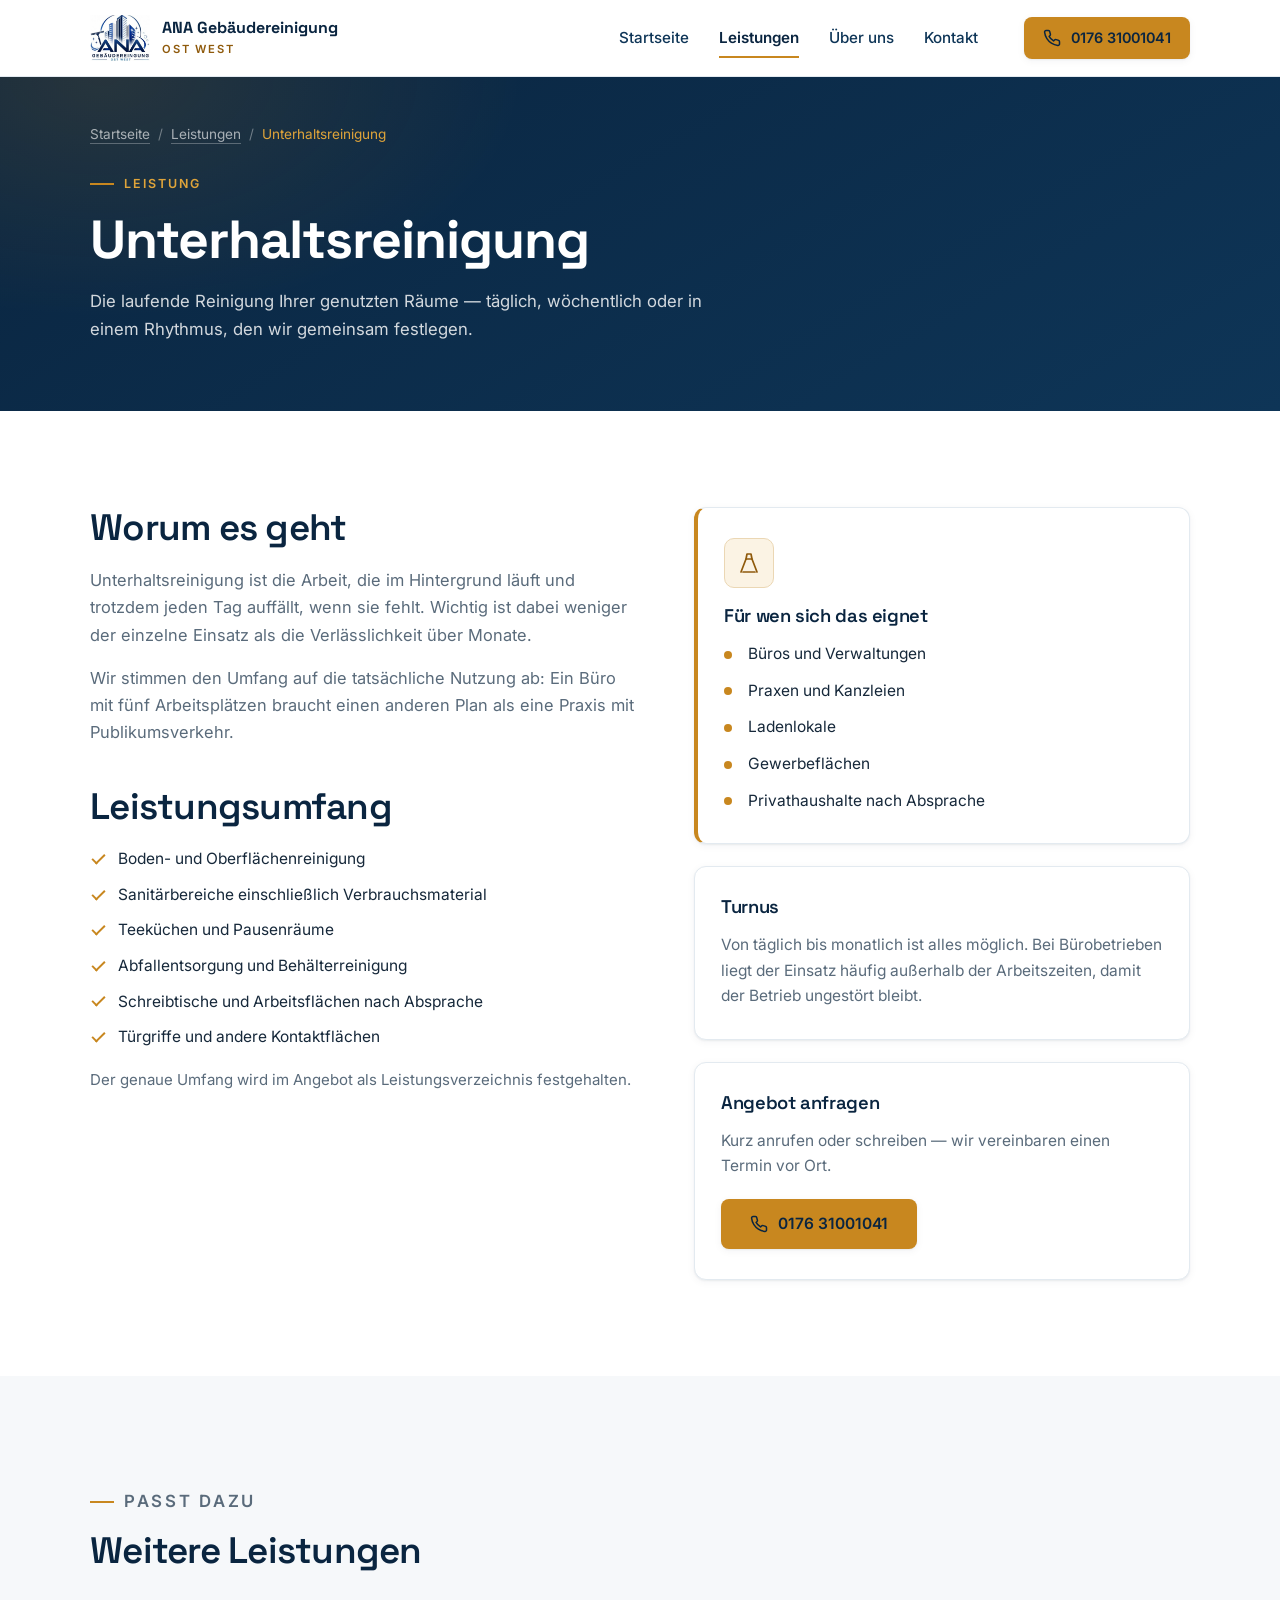
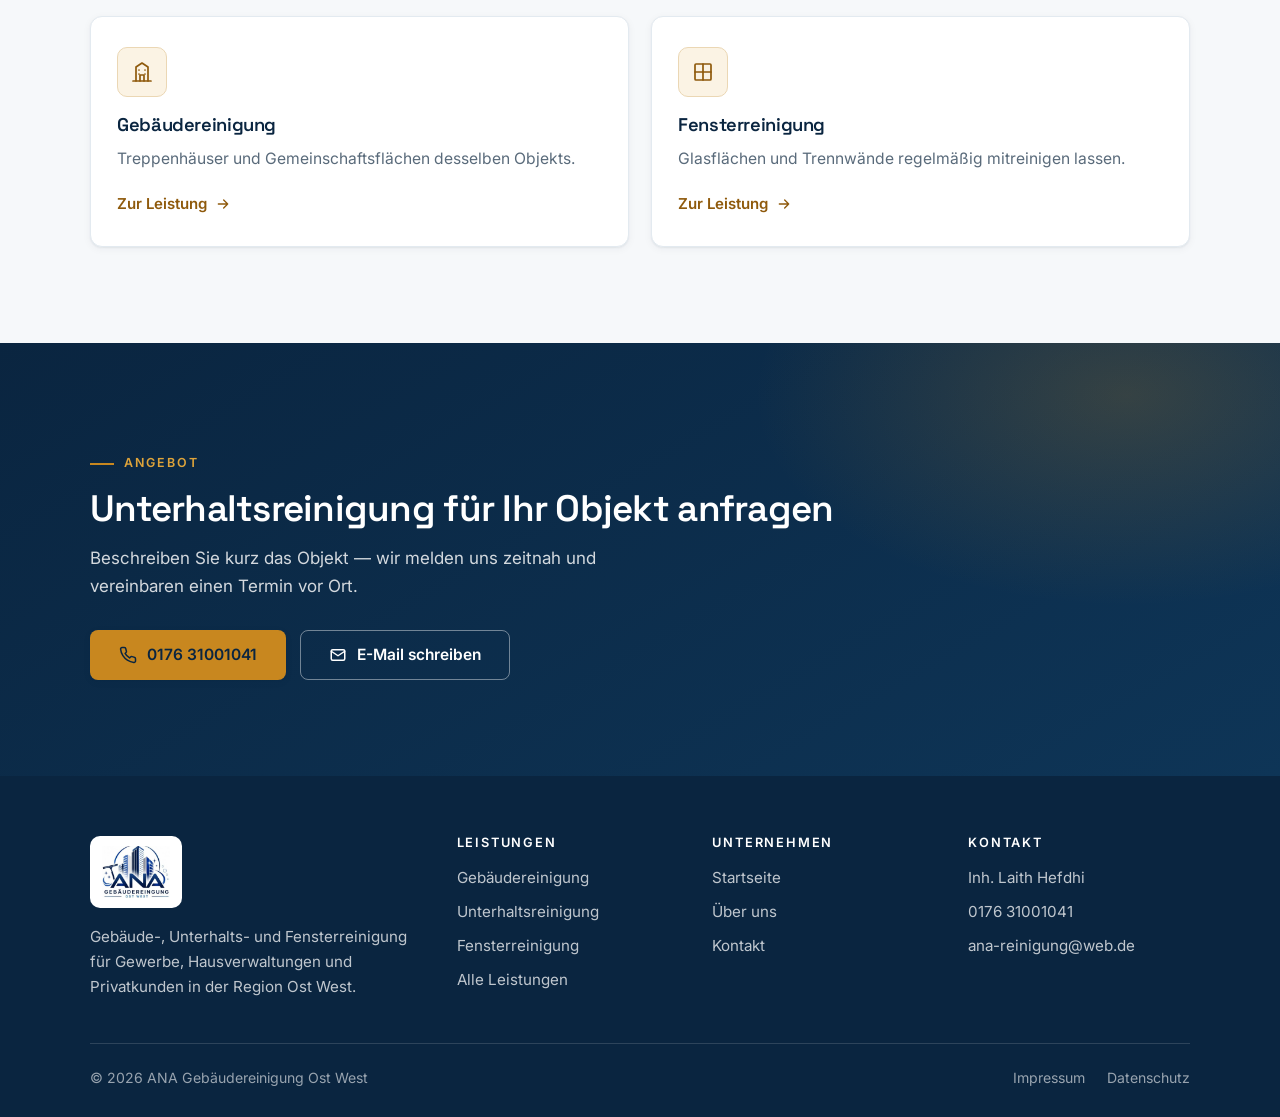
<file: unterhaltsreinigung.html>
<!DOCTYPE html>
<html lang="de">
<head>
<meta charset="UTF-8">
<meta name="viewport" content="width=device-width, initial-scale=1">
<title>Unterhaltsreinigung | ANA Gebäudereinigung Ost West</title>
<meta name="description" content="Unterhaltsreinigung für Büros, Praxen und Gewerbeflächen: Böden, Oberflächen, Sanitärbereiche, Teeküchen und Abfallentsorgung — täglich, wöchentlich oder nach Bedarf.">
<meta name="theme-color" content="#0a2540">
<meta name="robots" content="noindex, nofollow">
<script>document.documentElement.className += " js";</script>

<!-- AUSFÜLLEN: sobald eine eigene Domain da ist, hier und in og:url eintragen -->
<link rel="canonical" href="https://anjakempe11-pixel.github.io/ANA-Website/unterhaltsreinigung.html">
<meta property="og:type" content="website">
<meta property="og:locale" content="de_DE">
<meta property="og:site_name" content="ANA Gebäudereinigung Ost West">
<meta property="og:title" content="Unterhaltsreinigung | ANA Gebäudereinigung Ost West">
<meta property="og:description" content="Unterhaltsreinigung für Büros, Praxen und Gewerbeflächen: Böden, Oberflächen, Sanitärbereiche, Teeküchen und Abfallentsorgung — täglich, wöchentlich oder nach Bedarf.">
<meta property="og:url" content="https://anjakempe11-pixel.github.io/ANA-Website/unterhaltsreinigung.html">

<link rel="icon" type="image/png" href="favicon.png">
<link rel="apple-touch-icon" href="apple-touch-icon.png">

<link rel="preconnect" href="https://fonts.googleapis.com">
<link rel="preconnect" href="https://fonts.gstatic.com" crossorigin>
<link href="https://fonts.googleapis.com/css2?family=Space+Grotesk:wght@500;600;700&family=Inter:wght@400;500;600;700&display=swap" rel="stylesheet">
<link rel="stylesheet" href="style.css">
<script type="application/ld+json">
{
  "@context": "https://schema.org",
  "@type": "BreadcrumbList",
  "itemListElement": [
    { "@type": "ListItem", "position": 1, "name": "Startseite", "item": "https://www.ana-gebaeudereinigung.de/" },
    { "@type": "ListItem", "position": 2, "name": "Leistungen", "item": "https://www.ana-gebaeudereinigung.de/leistungen.html" },
    { "@type": "ListItem", "position": 3, "name": "Unterhaltsreinigung", "item": "https://www.ana-gebaeudereinigung.de/leistungen/unterhaltsreinigung.html" }
  ]
}
</script>
<script type="application/ld+json">
{
  "@context": "https://schema.org",
  "@type": "Service",
  "serviceType": "Unterhaltsreinigung",
  "name": "Unterhaltsreinigung",
  "description": "Unterhaltsreinigung für Büros, Praxen und Gewerbeflächen: Böden, Oberflächen, Sanitärbereiche, Teeküchen und Abfallentsorgung — täglich, wöchentlich oder nach Bedarf.",
  "areaServed": "Ost West",
  "provider": {
    "@type": "ProfessionalService",
    "name": "ANA Gebäudereinigung Ost West",
    "telephone": "+4917631001041",
    "email": "ana-reinigung@web.de"
  }
}
</script>
</head>
<body>

<a class="skip" href="#main">Zum Inhalt springen</a>

<header class="site-header" id="siteHeader">
  <div class="nav">
    <a class="brand" href="index.html">
      <span class="logo-mark" role="img" aria-label="Logo ANA Gebäudereinigung Ost West"></span>
      <span class="brand-text">
        <strong>ANA Gebäudereinigung</strong>
        <span>Ost West</span>
      </span>
    </a>

    <nav class="nav-links" aria-label="Hauptnavigation">
      <a href="index.html">Startseite</a>
      <a href="leistungen.html" aria-current="page">Leistungen</a>
      <a href="ueber-uns.html">Über uns</a>
      <a href="kontakt.html">Kontakt</a>
    </nav>

    <div class="nav-actions">
      <a class="btn btn-primary btn-sm nav-phone" href="tel:+4917631001041"><svg viewBox="0 0 24 24" fill="none" stroke="currentColor" stroke-width="2" stroke-linecap="round" stroke-linejoin="round" aria-hidden="true"><path d="M22 16.92v3a2 2 0 0 1-2.18 2 19.79 19.79 0 0 1-8.63-3.07 19.5 19.5 0 0 1-6-6A19.79 19.79 0 0 1 2.12 4.18 2 2 0 0 1 4.11 2h3a2 2 0 0 1 2 1.72c.13.96.36 1.9.7 2.81a2 2 0 0 1-.45 2.11L8.09 9.91a16 16 0 0 0 6 6l1.27-1.27a2 2 0 0 1 2.11-.45c.91.34 1.85.57 2.81.7A2 2 0 0 1 22 16.92z"/></svg> 0176 31001041</a>
      <button class="nav-toggle" id="navToggle" type="button" aria-expanded="false" aria-controls="mobileMenu" aria-label="Menü öffnen">
        <svg class="icon-open" viewBox="0 0 24 24" fill="none" stroke="currentColor" stroke-width="2" stroke-linecap="round" aria-hidden="true"><path d="M3 6h18M3 12h18M3 18h18"/></svg>
        <svg class="icon-close" viewBox="0 0 24 24" fill="none" stroke="currentColor" stroke-width="2" stroke-linecap="round" aria-hidden="true"><path d="M6 6l12 12M18 6L6 18"/></svg>
      </button>
    </div>
  </div>

  <div class="mobile-menu" id="mobileMenu">
    <ul>
      <li><a href="index.html">Startseite</a></li>
      <li><a href="leistungen.html" aria-current="page">Leistungen</a></li>
      <li><a href="ueber-uns.html">Über uns</a></li>
      <li><a href="kontakt.html">Kontakt</a></li>
    </ul>
    <div class="m-cta">
      <a class="btn btn-primary" href="tel:+4917631001041">Jetzt anrufen</a>
      <a class="btn btn-outline" href="mailto:ana-reinigung@web.de?subject=Anfrage%20Reinigungsangebot">E-Mail schreiben</a>
    </div>
  </div>
</header>

<main id="main">

<section class="page-head on-dark">
  <div class="wrap">
    <nav class="crumbs" aria-label="Brotkrumennavigation"><ol><li><a href="index.html">Startseite</a></li><li class="sep" aria-hidden="true">/</li><li><a href="leistungen.html">Leistungen</a></li><li class="sep" aria-hidden="true">/</li><li aria-current="page">Unterhaltsreinigung</li></ol></nav>
    <p class="eyebrow">Leistung</p>
    <h1>Unterhaltsreinigung</h1>
    <p class="lead">Die laufende Reinigung Ihrer genutzten Räume — täglich, wöchentlich oder in einem Rhythmus, den wir gemeinsam festlegen.</p>
  </div>
</section>

<section>
  <div class="wrap split">
    <div class="body-copy reveal">
      <h2>Worum es geht</h2>
      <div style="margin-top:18px;">
        <p>Unterhaltsreinigung ist die Arbeit, die im Hintergrund läuft und trotzdem jeden Tag auffällt, wenn sie fehlt. Wichtig ist dabei weniger der einzelne Einsatz als die Verlässlichkeit über Monate.</p>
        <p>Wir stimmen den Umfang auf die tatsächliche Nutzung ab: Ein Büro mit fünf Arbeitsplätzen braucht einen anderen Plan als eine Praxis mit Publikumsverkehr.</p>
      </div>

      <h2 style="margin-top:40px;">Leistungsumfang</h2>
      <ul class="check-list" style="margin-top:18px; color:var(--ink);">
        <li>Boden- und Oberflächenreinigung</li>
        <li>Sanitärbereiche einschließlich Verbrauchsmaterial</li>
        <li>Teeküchen und Pausenräume</li>
        <li>Abfallentsorgung und Behälterreinigung</li>
        <li>Schreibtische und Arbeitsflächen nach Absprache</li>
        <li>Türgriffe und andere Kontaktflächen</li>
      </ul>
      <p style="margin-top:18px; font-size:.94rem;">
        Der genaue Umfang wird im Angebot als Leistungsverzeichnis festgehalten.
      </p>
    </div>

    <aside class="reveal">
      <div class="panel accent">
        <span class="icon"><svg viewBox="0 0 24 24" fill="none" stroke="currentColor" stroke-width="1.7" stroke-linecap="round" stroke-linejoin="round" aria-hidden="true"><path d="M4 21l5-13h6l5 13"/><path d="M9 8l1-5h4l1 5"/><path d="M6 21h12"/></svg></span>
        <h3>Für wen sich das eignet</h3>
        <ul class="dot-list" style="margin-top:14px;">
          <li>Büros und Verwaltungen</li>
          <li>Praxen und Kanzleien</li>
          <li>Ladenlokale</li>
          <li>Gewerbeflächen</li>
          <li>Privathaushalte nach Absprache</li>
        </ul>
      </div>

      <div class="panel" style="margin-top:22px;">
        <h3>Turnus</h3>
        <p style="color:var(--muted); font-size:.97rem;">Von täglich bis monatlich ist alles möglich. Bei Bürobetrieben liegt der Einsatz häufig außerhalb der Arbeitszeiten, damit der Betrieb ungestört bleibt.</p>
      </div>

      <div class="panel" style="margin-top:22px;">
        <h3>Angebot anfragen</h3>
        <p style="color:var(--muted); font-size:.97rem;">
          Kurz anrufen oder schreiben — wir vereinbaren einen Termin vor Ort.
        </p>
        <p style="margin-top:20px;">
          <a class="btn btn-primary" href="tel:+4917631001041"><svg viewBox="0 0 24 24" fill="none" stroke="currentColor" stroke-width="2" stroke-linecap="round" stroke-linejoin="round" aria-hidden="true"><path d="M22 16.92v3a2 2 0 0 1-2.18 2 19.79 19.79 0 0 1-8.63-3.07 19.5 19.5 0 0 1-6-6A19.79 19.79 0 0 1 2.12 4.18 2 2 0 0 1 4.11 2h3a2 2 0 0 1 2 1.72c.13.96.36 1.9.7 2.81a2 2 0 0 1-.45 2.11L8.09 9.91a16 16 0 0 0 6 6l1.27-1.27a2 2 0 0 1 2.11-.45c.91.34 1.85.57 2.81.7A2 2 0 0 1 22 16.92z"/></svg> 0176 31001041</a>
        </p>
      </div>
    </aside>
  </div>
</section>

<section class="soft-bg">
  <div class="wrap">
    <div class="section-head reveal">
      <p class="eyebrow">Passt dazu</p>
      <h2>Weitere Leistungen</h2>
    </div>
    <div class="grid grid-2 reveal">
      <a class="card" href="gebaeudereinigung.html">
        <span class="icon"><svg viewBox="0 0 24 24" fill="none" stroke="currentColor" stroke-width="1.7" stroke-linecap="round" stroke-linejoin="round" aria-hidden="true"><path d="M3 21h18"/><path d="M6 21V7l6-4 6 4v14"/><path d="M10 21v-6h4v6"/><path d="M9 10h.01M15 10h.01M9 14h.01M15 14h.01"/></svg></span>
        <h3>Gebäudereinigung</h3>
        <p>Treppenhäuser und Gemeinschaftsflächen desselben Objekts.</p>
        <span class="card-link">Zur Leistung <svg viewBox="0 0 24 24" fill="none" stroke="currentColor" stroke-width="2" stroke-linecap="round" stroke-linejoin="round" aria-hidden="true"><path d="M5 12h14M13 6l6 6-6 6"/></svg></span>
      </a>
      <a class="card" href="fensterreinigung.html">
        <span class="icon"><svg viewBox="0 0 24 24" fill="none" stroke="currentColor" stroke-width="1.7" stroke-linecap="round" stroke-linejoin="round" aria-hidden="true"><rect x="4" y="4" width="16" height="16" rx="1"/><path d="M4 12h16M12 4v16"/></svg></span>
        <h3>Fensterreinigung</h3>
        <p>Glasflächen und Trennwände regelmäßig mitreinigen lassen.</p>
        <span class="card-link">Zur Leistung <svg viewBox="0 0 24 24" fill="none" stroke="currentColor" stroke-width="2" stroke-linecap="round" stroke-linejoin="round" aria-hidden="true"><path d="M5 12h14M13 6l6 6-6 6"/></svg></span>
      </a>
    </div>
  </div>
</section>

<section class="cta-band on-dark">
  <div class="wrap">
    <p class="eyebrow">Angebot</p>
    <h2>Unterhaltsreinigung für Ihr Objekt anfragen</h2>
    <p>Beschreiben Sie kurz das Objekt — wir melden uns zeitnah und vereinbaren einen Termin vor Ort.</p>
    <div class="actions">
      <a class="btn btn-primary" href="tel:+4917631001041"><svg viewBox="0 0 24 24" fill="none" stroke="currentColor" stroke-width="2" stroke-linecap="round" stroke-linejoin="round" aria-hidden="true"><path d="M22 16.92v3a2 2 0 0 1-2.18 2 19.79 19.79 0 0 1-8.63-3.07 19.5 19.5 0 0 1-6-6A19.79 19.79 0 0 1 2.12 4.18 2 2 0 0 1 4.11 2h3a2 2 0 0 1 2 1.72c.13.96.36 1.9.7 2.81a2 2 0 0 1-.45 2.11L8.09 9.91a16 16 0 0 0 6 6l1.27-1.27a2 2 0 0 1 2.11-.45c.91.34 1.85.57 2.81.7A2 2 0 0 1 22 16.92z"/></svg> 0176 31001041</a>
      <a class="btn btn-ghost" href="mailto:ana-reinigung@web.de?subject=Anfrage%20Reinigungsangebot"><svg viewBox="0 0 24 24" fill="none" stroke="currentColor" stroke-width="2" stroke-linecap="round" stroke-linejoin="round" aria-hidden="true"><rect x="3" y="5" width="18" height="14" rx="2"/><path d="M3 7l9 6 9-6"/></svg> E-Mail schreiben</a>
    </div>
  </div>
</section>
</main>

<footer>
  <div class="wrap">
    <div class="footer-grid">
      <div>
        <div class="footer-logo">
          <span class="logo-mark" role="img" aria-label="ANA Gebäudereinigung Ost West"></span>
        </div>
        <p style="margin-top:16px; max-width:34ch;">
          Gebäude-, Unterhalts- und Fensterreinigung für Gewerbe, Hausverwaltungen
          und Privatkunden in der Region Ost West.
        </p>
      </div>
      <div>
        <h2>Leistungen</h2>
        <ul class="footer-list">
          <li><a href="gebaeudereinigung.html">Gebäudereinigung</a></li>
          <li><a href="unterhaltsreinigung.html">Unterhaltsreinigung</a></li>
          <li><a href="fensterreinigung.html">Fensterreinigung</a></li>
          <li><a href="leistungen.html">Alle Leistungen</a></li>
        </ul>
      </div>
      <div>
        <h2>Unternehmen</h2>
        <ul class="footer-list">
          <li><a href="index.html">Startseite</a></li>
          <li><a href="ueber-uns.html">Über uns</a></li>
          <li><a href="kontakt.html">Kontakt</a></li>
        </ul>
      </div>
      <div>
        <h2>Kontakt</h2>
        <ul class="footer-list">
          <li>Inh. Laith Hefdhi</li>
          <li><a href="tel:+4917631001041">0176 31001041</a></li>
          <li><a href="mailto:ana-reinigung@web.de">ana-reinigung@web.de</a></li>
        </ul>
        <!-- AUSFÜLLEN: Geschäftsanschrift ergänzen -->
      </div>
    </div>
    <div class="footer-bottom">
      <span>© <span id="year">2026</span> ANA Gebäudereinigung Ost West</span>
      <nav aria-label="Rechtliches">
        <a href="impressum.html">Impressum</a>
        <a href="datenschutz.html">Datenschutz</a>
      </nav>
    </div>
  </div>
</footer>

<div class="call-bar">
  <a class="primary" href="tel:+4917631001041"><svg viewBox="0 0 24 24" fill="none" stroke="currentColor" stroke-width="2" stroke-linecap="round" stroke-linejoin="round" aria-hidden="true"><path d="M22 16.92v3a2 2 0 0 1-2.18 2 19.79 19.79 0 0 1-8.63-3.07 19.5 19.5 0 0 1-6-6A19.79 19.79 0 0 1 2.12 4.18 2 2 0 0 1 4.11 2h3a2 2 0 0 1 2 1.72c.13.96.36 1.9.7 2.81a2 2 0 0 1-.45 2.11L8.09 9.91a16 16 0 0 0 6 6l1.27-1.27a2 2 0 0 1 2.11-.45c.91.34 1.85.57 2.81.7A2 2 0 0 1 22 16.92z"/></svg> Anrufen</a>
  <a href="mailto:ana-reinigung@web.de?subject=Anfrage%20Reinigungsangebot"><svg viewBox="0 0 24 24" fill="none" stroke="currentColor" stroke-width="2" stroke-linecap="round" stroke-linejoin="round" aria-hidden="true"><rect x="3" y="5" width="18" height="14" rx="2"/><path d="M3 7l9 6 9-6"/></svg> E-Mail</a>
</div>

<script src="script.js" defer></script>
</body>
</html>
</file>
<file: style.css>
/* ==========================================================================
   ANA Gebäudereinigung Ost West — Stylesheet
   Farbsystem: Logo-Navy + Bernstein als Kontrastfarbe
   Kontrastwerte (WCAG 2.1):
     Navy #0A2540 auf Bernstein #C8871F .......... 5.14:1  (AA, Buttons)
     Bernstein-Text #8F5A0C auf Weiß ............. 5.78:1  (AA)
     Bernstein-Hell #DFA43A auf Navy ............. 7.04:1  (AA)
     Weiß auf Navy ............................... 15.54:1 (AAA)
     Fließtext #16283A auf Weiß .................. 15.01:1 (AAA)
     Sekundärtext #5A6B7B auf Weiß ............... 5.49:1  (AA)
   ========================================================================== */

/* ----------------------------------------------------- 1. Design-Tokens  */
:root{
  /* Blau aus dem Logo */
  --navy-900:#0a2540;
  --navy-800:#0e3557;
  --navy-700:#14416b;
  --blue-600:#1f6fb2;

  /* Bernstein — Kontrastfarbe */
  --amber:#c8871f;          /* Flächen, Buttons, Icons        */
  --amber-hover:#b0740f;    /* Button-Hover                   */
  --amber-ink:#8f5a0c;      /* Bernstein-Text auf hellem Grund*/
  --amber-light:#dfa43a;    /* Bernstein-Text auf Navy        */
  --amber-tint:#fbf3e4;     /* getönte Fläche                 */
  --amber-line:#ebd7b4;     /* Linien in Bernstein            */

  /* Neutral */
  --ink:#16283a;
  --muted:#5a6b7b;
  --line:#e3eaf0;
  --line-strong:#ccd9e4;
  --white:#ffffff;
  --soft:#f6f8fa;

  /* Maße */
  --maxw:1180px;
  --radius:12px;
  --radius-lg:18px;
  --shadow-sm:0 1px 2px rgba(10,37,64,.06), 0 2px 8px rgba(10,37,64,.05);
  --shadow-md:0 12px 32px -14px rgba(10,37,64,.26);
  --shadow-lg:0 32px 64px -28px rgba(10,37,64,.4);
  --header-h:76px;
}

/* ----------------------------------------------------- 2. Reset / Basis  */
*,*::before,*::after{box-sizing:border-box;}
html{-webkit-text-size-adjust:100%;}
/* Kein scroll-behavior:smooth — bricht in mehreren Browsern die Sprungmarken ab. */

body{
  margin:0;
  font-family:'Inter',system-ui,-apple-system,'Segoe UI',Roboto,sans-serif;
  font-size:17px;
  line-height:1.65;
  color:var(--ink);
  background:var(--white);
  -webkit-font-smoothing:antialiased;
}
h1,h2,h3,h4{
  font-family:'Space Grotesk','Inter',system-ui,sans-serif;
  color:var(--navy-900);
  line-height:1.14;
  letter-spacing:-.02em;
  font-weight:600;
  margin:0;
}
h1{font-size:clamp(2.05rem,4.6vw,3.35rem); font-weight:700;}
h2{font-size:clamp(1.65rem,3vw,2.3rem);}
h3{font-size:1.15rem;}
p{margin:0;}
ul,ol{margin:0; padding:0; list-style:none;}
a{color:inherit; text-decoration:none;}
img{display:block; max-width:100%; height:auto;}
strong{font-weight:600;}

:focus-visible{outline:3px solid var(--amber); outline-offset:3px; border-radius:4px;}
section[id], main[id]{scroll-margin-top:calc(var(--header-h) + 16px);}

@media (prefers-reduced-motion:reduce){
  *,*::before,*::after{animation:none !important; transition:none !important;}
}

.wrap{max-width:var(--maxw); margin:0 auto; padding:0 22px;}
@media (min-width:760px){ .wrap{padding:0 40px;} }

.skip{
  position:absolute; left:-9999px; top:0; z-index:200;
  background:var(--navy-900); color:var(--white);
  padding:12px 20px; border-radius:0 0 8px 0; font-weight:600;
}
.skip:focus{left:0;}

.sr-only{
  position:absolute; width:1px; height:1px; padding:0; margin:-1px;
  overflow:hidden; clip:rect(0 0 0 0); white-space:nowrap; border:0;
}

/* ----------------------------------------------------- 3. Buttons        */
.btn{
  display:inline-flex; align-items:center; justify-content:center; gap:10px;
  padding:15px 28px; border-radius:8px; border:1px solid transparent;
  font-weight:600; font-size:.97rem; line-height:1; white-space:nowrap; cursor:pointer;
  transition:background-color .18s ease, border-color .18s ease, color .18s ease,
             transform .18s ease, box-shadow .18s ease;
}
.btn svg{width:18px; height:18px; flex:0 0 auto;}

/* Hauptaktion: Bernstein mit Navy-Text — 5.14:1 */
.btn-primary{background:var(--amber); color:var(--navy-900); box-shadow:var(--shadow-sm);}
.btn-primary:hover{background:var(--amber-hover); color:var(--white); transform:translateY(-1px); box-shadow:var(--shadow-md);}

.btn-dark{background:var(--navy-900); color:var(--white);}
.btn-dark:hover{background:var(--navy-700); transform:translateY(-1px);}

.btn-outline{background:transparent; color:var(--navy-900); border-color:var(--line-strong);}
.btn-outline:hover{border-color:var(--navy-900); background:var(--soft);}

.btn-ghost{background:transparent; color:var(--white); border-color:rgba(255,255,255,.42);}
.btn-ghost:hover{background:rgba(255,255,255,.12); border-color:var(--white);}

.btn-sm{padding:11px 18px; font-size:.9rem;}

/* ----------------------------------------------------- 4. Kopfbereich    */
.logo-mark{
  display:block; background-image:url("logo.webp");
  background-size:contain; background-repeat:no-repeat; background-position:center;
  aspect-ratio:668/512;
}

.site-header{
  position:sticky; top:0; z-index:100;
  background:rgba(255,255,255,.94);
  backdrop-filter:saturate(180%) blur(12px);
  border-bottom:1px solid var(--line);
  transition:box-shadow .2s ease;
}
.site-header.is-stuck{box-shadow:0 8px 26px -20px rgba(10,37,64,.6);}

.nav{
  max-width:var(--maxw); margin:0 auto;
  display:flex; align-items:center; gap:18px;
  padding:14px 22px; min-height:var(--header-h);
}
@media (min-width:760px){ .nav{padding:14px 40px;} }

.brand{display:flex; align-items:center; gap:12px; flex:0 0 auto;}
.brand .logo-mark{height:46px; width:60px;}
.brand-text{display:none; line-height:1.2;}
@media (min-width:520px){ .brand-text{display:block;} }
.brand-text strong{
  display:block; font-family:'Space Grotesk',sans-serif; font-weight:700;
  font-size:1rem; color:var(--navy-900);
}
.brand-text span{
  font-size:.7rem; letter-spacing:.16em; text-transform:uppercase;
  color:var(--amber-ink); font-weight:600;
}

.nav-links{display:none;}
@media (min-width:1000px){
  .nav-links{display:flex; gap:30px; margin-left:auto; font-size:.95rem; font-weight:500; color:var(--navy-800);}
  .nav-links a{position:relative; padding:7px 0;}
  .nav-links a::after{
    content:""; position:absolute; left:0; right:0; bottom:0; height:2px;
    background:var(--amber); transform:scaleX(0); transform-origin:left;
    transition:transform .2s ease;
  }
  .nav-links a:hover::after{transform:scaleX(1);}
  .nav-links a[aria-current="page"]{color:var(--navy-900); font-weight:600;}
  .nav-links a[aria-current="page"]::after{transform:scaleX(1);}
}
.nav-actions{margin-left:auto; display:flex; align-items:center; gap:12px;}
@media (min-width:1000px){ .nav-actions{margin-left:28px;} }
.nav-phone{display:none;}
@media (min-width:760px){ .nav-phone{display:inline-flex;} }

.nav-toggle{
  display:inline-flex; align-items:center; justify-content:center;
  width:46px; height:46px; border:1px solid var(--line-strong); border-radius:8px;
  background:var(--white); cursor:pointer; color:var(--navy-900);
}
@media (min-width:1000px){ .nav-toggle{display:none;} }
.nav-toggle svg{width:22px; height:22px;}
.nav-toggle .icon-close{display:none;}
.nav-toggle[aria-expanded="true"] .icon-open{display:none;}
.nav-toggle[aria-expanded="true"] .icon-close{display:block;}

.mobile-menu{display:none; border-top:1px solid var(--line); background:var(--white);}
.mobile-menu.is-open{display:block;}
@media (min-width:1000px){ .mobile-menu, .mobile-menu.is-open{display:none;} }
.mobile-menu ul{padding:6px 22px 16px;}
.mobile-menu a{
  display:block; padding:15px 0; font-weight:500; font-size:1.03rem;
  border-bottom:1px solid var(--line); color:var(--navy-800);
}
.mobile-menu a[aria-current="page"]{color:var(--amber-ink); font-weight:600;}
.mobile-menu li:last-child a{border-bottom:none;}
.mobile-menu .m-cta{display:grid; gap:10px; padding:4px 22px 20px;}

/* ----------------------------------------------------- 5. Hero           */
.hero{
  position:relative; overflow:hidden; color:var(--white);
  padding:0;                       /* Abstaende kommen allein aus .hero-inner */
  background:
    radial-gradient(900px 520px at 10% 5%, rgba(200,135,31,.16), transparent 58%),
    radial-gradient(760px 560px at 92% 88%, rgba(31,111,178,.32), transparent 60%),
    linear-gradient(155deg, var(--navy-900) 0%, var(--navy-800) 58%, #0d3a63 100%);
}
.hero::after{
  content:""; position:absolute; inset:0; pointer-events:none;
  background-image:
    linear-gradient(rgba(255,255,255,.035) 1px, transparent 1px),
    linear-gradient(90deg, rgba(255,255,255,.035) 1px, transparent 1px);
  background-size:64px 64px;
  mask-image:linear-gradient(to bottom, rgba(0,0,0,.7), transparent 72%);
  -webkit-mask-image:linear-gradient(to bottom, rgba(0,0,0,.7), transparent 72%);
}
.hero-skyline{
  position:absolute; right:-6%; bottom:-8%; width:50%; max-width:620px;
  opacity:.12; z-index:0; pointer-events:none;
}
@media (max-width:900px){ .hero-skyline{width:88%; right:-26%; opacity:.08;} }
.hero-inner{position:relative; z-index:2; padding-top:70px; padding-bottom:70px;}
@media (min-width:760px){ .hero-inner{padding-top:104px; padding-bottom:104px;} }
.hero h1{color:var(--white); max-width:17ch;}
.hero .lead{
  margin-top:22px; max-width:52ch; color:rgba(255,255,255,.84);
  font-size:clamp(1.02rem,1.5vw,1.17rem);
}
.hero-actions{margin-top:34px; display:flex; flex-wrap:wrap; gap:14px;}
.hero-meta{margin-top:34px; display:flex; flex-wrap:wrap; gap:10px 26px; font-size:.91rem; color:rgba(255,255,255,.75);}
.hero-meta span{display:inline-flex; align-items:center; gap:9px;}
.hero-meta svg{width:16px; height:16px; color:var(--amber-light); flex:0 0 auto;}

/* schmaler Kopf für Unterseiten */
.page-head{
  position:relative; overflow:hidden; color:var(--white);
  background:
    radial-gradient(700px 400px at 8% 0%, rgba(200,135,31,.15), transparent 60%),
    linear-gradient(150deg, var(--navy-900), var(--navy-800));
  padding:38px 0 52px;
}
@media (min-width:760px){ .page-head{padding:46px 0 68px;} }
.page-head h1{color:var(--white); max-width:20ch;}
.page-head .lead{margin-top:18px; max-width:58ch; color:rgba(255,255,255,.82); font-size:1.05rem;}

/* Brotkrumen */
.crumbs{font-size:.85rem; color:rgba(255,255,255,.62); margin-bottom:20px;}
.crumbs ol{display:flex; flex-wrap:wrap; align-items:center; gap:8px;}
.crumbs a{border-bottom:1px solid rgba(255,255,255,.28); padding-bottom:1px;}
.crumbs a:hover{border-color:var(--amber-light); color:var(--white);}
.crumbs .sep{color:rgba(255,255,255,.38);}
.crumbs [aria-current="page"]{color:var(--amber-light);}

/* Kennzahlen-Karte, überlappt den Hero */
.stat-card{
  position:relative; z-index:3; margin-top:-38px; margin-bottom:0;
  background:var(--white); border:1px solid var(--line); border-radius:var(--radius);
  box-shadow:var(--shadow-lg); display:grid; grid-template-columns:1fr; overflow:hidden;
}
@media (min-width:720px){ .stat-card{grid-template-columns:repeat(3,1fr);} }
.stat{padding:24px 28px; border-bottom:1px solid var(--line); border-top:3px solid var(--amber);}
@media (min-width:720px){
  .stat{border-bottom:none; border-right:1px solid var(--line);}
  .stat:last-child{border-right:none;}
}
.stat:last-child{border-bottom:none;}
.stat .k{font-size:.73rem; text-transform:uppercase; letter-spacing:.12em; color:var(--amber-ink); font-weight:600;}
.stat .v{margin-top:6px; font-family:'Space Grotesk',sans-serif; font-weight:600; font-size:1.2rem; color:var(--navy-900);}
.stat .s{margin-top:2px; font-size:.87rem; color:var(--muted);}

/* ----------------------------------------------------- 6. Abschnitte     */
section{padding:70px 0;}
@media (min-width:760px){ section{padding:96px 0;} }
.soft-bg{background:var(--soft);}
.tint-bg{background:var(--amber-tint);}

.eyebrow{
  font-size:.78rem; font-weight:600; letter-spacing:.16em; text-transform:uppercase;
  color:var(--amber-ink); margin:0 0 14px;
  display:inline-flex; align-items:center; gap:10px;
}
.eyebrow::before{content:""; width:24px; height:2px; background:var(--amber); display:block;}
.on-dark .eyebrow{color:var(--amber-light);}

.section-head{max-width:62ch; margin-bottom:44px;}
.section-head p{margin-top:16px; color:var(--muted); font-size:1.05rem;}

.grid{display:grid; gap:22px;}
@media (min-width:700px){ .grid-2{grid-template-columns:repeat(2,1fr);} }
@media (min-width:700px){ .grid-3{grid-template-columns:repeat(2,1fr);} }
@media (min-width:1000px){ .grid-3{grid-template-columns:repeat(3,1fr);} }
@media (min-width:640px){ .grid-4{grid-template-columns:repeat(2,1fr);} }
@media (min-width:1120px){ .grid-4{grid-template-columns:repeat(4,1fr);} }

.card{
  background:var(--white); border:1px solid var(--line); border-radius:var(--radius);
  padding:30px 26px; box-shadow:var(--shadow-sm);
  transition:transform .2s ease, box-shadow .2s ease, border-color .2s ease;
}
.card p{color:var(--muted); font-size:.98rem;}
.card h3{margin-bottom:10px;}
a.card:hover, .card-hover:hover{transform:translateY(-3px); box-shadow:var(--shadow-md); border-color:var(--amber-line);}

.icon{
  width:50px; height:50px; border-radius:10px;
  display:inline-flex; align-items:center; justify-content:center;
  background:var(--amber-tint); color:var(--amber-ink); margin-bottom:18px;
  border:1px solid var(--amber-line);
}
.icon svg{width:24px; height:24px;}

/* Karten als Spalte, damit der Link immer unten sitzt */
a.card{display:flex; flex-direction:column;}
.card-link{
  margin-top:auto; padding-top:20px; display:inline-flex; align-items:center; gap:8px;
  color:var(--amber-ink); font-weight:600; font-size:.94rem;
}
.card-link svg{width:16px; height:16px; transition:transform .18s ease;}
a.card:hover .card-link svg{transform:translateX(3px);}

/* Häkchenlisten */
.check-list{display:grid; gap:10px;}
.check-list li{position:relative; padding-left:28px; font-size:.97rem;}
.check-list li::before{
  content:""; position:absolute; left:2px; top:.5em;
  width:13px; height:7px; border-left:2px solid var(--amber);
  border-bottom:2px solid var(--amber); transform:rotate(-45deg);
}
.on-dark .check-list li{color:rgba(255,255,255,.86);}
.on-dark .check-list li::before{border-color:var(--amber-light);}

/* Punktlisten */
.dot-list{display:grid; gap:11px;}
.dot-list li{position:relative; padding-left:24px; font-size:.97rem;}
.dot-list li::before{
  content:""; position:absolute; left:0; top:.62em;
  width:8px; height:8px; border-radius:50%; background:var(--amber);
}

.body-copy p{color:var(--muted); font-size:1.03rem;}
.body-copy p + p{margin-top:16px;}
.body-copy a{color:var(--amber-ink); font-weight:600; border-bottom:1px solid var(--amber-line);}
.body-copy a:hover{border-color:var(--amber);}

/* Zweispalter */
.split{display:grid; gap:26px; align-items:start;}
@media (min-width:900px){ .split{grid-template-columns:1.05fr .95fr; gap:56px;} }
.split-narrow{display:grid; gap:26px; align-items:start;}
@media (min-width:900px){ .split-narrow{grid-template-columns:1.4fr .6fr; gap:56px;} }

.panel{
  background:var(--white); border:1px solid var(--line);
  border-radius:var(--radius); padding:30px 26px; box-shadow:var(--shadow-sm);
}
.panel h3{margin-bottom:14px;}
.panel.accent{border-left:4px solid var(--amber);}

/* Ablauf-Schritte */
.steps{counter-reset:step; display:grid; gap:20px;}
@media (min-width:640px){ .steps{grid-template-columns:repeat(2,1fr);} }
@media (min-width:1000px){ .steps{grid-template-columns:repeat(4,1fr);} }
.step{
  position:relative; padding:28px 24px; background:var(--white);
  border:1px solid var(--line); border-radius:var(--radius); box-shadow:var(--shadow-sm);
}
.step::before{
  counter-increment:step; content:counter(step,decimal-leading-zero);
  font-family:'Space Grotesk',sans-serif; font-weight:700; font-size:1.05rem;
  color:var(--amber); letter-spacing:.05em;
}
.step h3{font-size:1.05rem; margin:12px 0 8px;}
.step p{color:var(--muted); font-size:.95rem;}

/* Faktentabelle */
.fact-table{margin-top:28px; border-top:1px solid var(--line);}
.fact-row{display:grid; grid-template-columns:1fr; gap:2px; padding:14px 0; border-bottom:1px solid var(--line);}
@media (min-width:520px){ .fact-row{grid-template-columns:190px 1fr; gap:20px; align-items:baseline;} }
.fact-row .k{font-size:.85rem; text-transform:uppercase; letter-spacing:.08em; color:var(--muted); font-weight:600;}
.fact-row .v{color:var(--ink); font-weight:500;}

/* Zitat */
.quote-section{
  background:linear-gradient(150deg, var(--navy-900), var(--navy-700));
  color:var(--white); position:relative; overflow:hidden;
}
.quote-section::before{
  content:"„"; position:absolute; left:2%; top:-46px;
  font-family:'Space Grotesk',serif; font-size:15rem; line-height:1; color:rgba(200,135,31,.14);
}
.quote-section blockquote{
  margin:0; position:relative; z-index:1; max-width:27ch; color:var(--white);
  font-family:'Space Grotesk',sans-serif; font-weight:500;
  font-size:clamp(1.35rem,2.9vw,2rem); line-height:1.34; letter-spacing:-.015em;
}
.quote-attrib{margin-top:26px; display:flex; align-items:center; gap:14px; position:relative; z-index:1;}
.quote-attrib .name{font-weight:600; color:var(--white);}
.quote-attrib .role{font-size:.9rem; color:rgba(255,255,255,.72);}

.avatar{
  width:54px; height:54px; border-radius:50%; flex:0 0 auto;
  background:var(--amber); color:var(--navy-900);
  display:flex; align-items:center; justify-content:center;
  font-family:'Space Grotesk',sans-serif; font-weight:700; font-size:1.05rem;
}

/* Kontaktkarte des Inhabers */
.owner-card{
  background:linear-gradient(160deg, var(--navy-900), var(--navy-700));
  color:var(--white); border-radius:var(--radius); padding:32px 28px; box-shadow:var(--shadow-lg);
}
.owner-card .avatar{width:62px; height:62px; font-size:1.2rem;}
.owner-card .name{margin-top:18px; font-family:'Space Grotesk',sans-serif; font-weight:600; font-size:1.28rem;}
.owner-card .role{color:rgba(255,255,255,.74); font-size:.95rem;}
.owner-card .note{margin-top:18px; color:rgba(255,255,255,.82); font-size:.97rem;}
.owner-links{margin-top:24px; display:grid; gap:10px;}
.owner-links a{
  display:flex; align-items:center; gap:12px; padding:13px 16px;
  background:rgba(255,255,255,.08); border:1px solid rgba(255,255,255,.18);
  border-radius:10px; font-weight:500; font-size:.97rem;
  transition:background-color .18s ease, border-color .18s ease;
}
.owner-links a:hover{background:rgba(255,255,255,.16); border-color:var(--amber-light);}
.owner-links svg{width:18px; height:18px; color:var(--amber-light); flex:0 0 auto;}

/* FAQ */
.faq{max-width:860px;}
.faq-item{border-bottom:1px solid var(--line);}
.faq-item summary{
  display:flex; align-items:center; justify-content:space-between; gap:20px;
  padding:22px 4px; cursor:pointer; list-style:none;
  font-family:'Space Grotesk',sans-serif; font-weight:600; font-size:1.05rem; color:var(--navy-900);
}
.faq-item summary::-webkit-details-marker{display:none;}
.faq-item summary:hover{color:var(--amber-ink);}
.plus{position:relative; width:20px; height:20px; flex:0 0 auto;}
.plus::before,.plus::after{content:""; position:absolute; background:var(--amber); border-radius:2px; transition:transform .22s ease, opacity .22s ease;}
.plus::before{left:0; top:9px; width:20px; height:2px;}
.plus::after{left:9px; top:0; width:2px; height:20px;}
details[open] > summary .plus::after{transform:rotate(90deg); opacity:0;}
.faq-answer{padding:0 4px 24px; color:var(--muted); font-size:1rem; max-width:66ch;}

/* Kontaktflächen */
.contact-links{display:grid; gap:14px; max-width:460px;}
.contact-link{
  display:flex; align-items:center; gap:16px; padding:20px 22px;
  border-radius:12px; border:1px solid var(--line); background:var(--white);
  transition:border-color .18s ease, transform .18s ease, box-shadow .18s ease;
}
.contact-link:hover{border-color:var(--amber); transform:translateY(-2px); box-shadow:var(--shadow-md);}
.contact-link svg{width:22px; height:22px; color:var(--amber-ink); flex:0 0 auto;}
.contact-link .label{font-size:.76rem; text-transform:uppercase; letter-spacing:.1em; color:var(--muted);}
.contact-link .value{font-family:'Space Grotesk',sans-serif; font-weight:600; font-size:1.1rem; color:var(--navy-900);}

.on-dark .contact-link{background:rgba(255,255,255,.07); border-color:rgba(255,255,255,.18);}
.on-dark .contact-link:hover{background:rgba(255,255,255,.13); border-color:var(--amber-light);}
.on-dark .contact-link svg{color:var(--amber-light);}
.on-dark .contact-link .label{color:rgba(255,255,255,.65);}
.on-dark .contact-link .value{color:var(--white);}

/* Aufforderungsband */
.cta-band{
  background:
    radial-gradient(600px 340px at 88% 12%, rgba(200,135,31,.22), transparent 62%),
    linear-gradient(150deg, var(--navy-900), var(--navy-800));
  color:var(--white);
}
.cta-band h2{color:var(--white);}
.cta-band p{color:rgba(255,255,255,.82); margin-top:14px; max-width:52ch;}
.cta-band .actions{margin-top:30px; display:flex; flex-wrap:wrap; gap:14px;}

/* ----------------------------------------------------- 7. Fußbereich     */
footer{background:var(--navy-900); color:rgba(255,255,255,.74); padding:60px 0 28px; font-size:.95rem;}
.footer-grid{display:grid; gap:34px;}
@media (min-width:820px){ .footer-grid{grid-template-columns:1.5fr 1fr 1fr 1fr;} }
.footer-logo{background:var(--white); border-radius:10px; padding:10px 12px; width:max-content;}
.footer-logo .logo-mark{height:52px; width:68px;}
footer h2{color:var(--white); font-size:.8rem; text-transform:uppercase; letter-spacing:.14em; margin-bottom:14px; font-weight:600; font-family:'Inter',sans-serif;}
footer a:hover{color:var(--amber-light);}
.footer-list{display:grid; gap:9px;}
.footer-bottom{
  margin-top:44px; padding-top:22px; border-top:1px solid rgba(255,255,255,.14);
  display:flex; flex-wrap:wrap; gap:12px 26px; justify-content:space-between;
  font-size:.88rem; color:rgba(255,255,255,.58);
}
.footer-bottom nav{display:flex; gap:22px;}

/* ----------------------------------------------------- 8. Rechtstexte    */
.legal{max-width:820px;}
.legal h2{font-size:1.35rem; margin:34px 0 10px;}
.legal h2:first-child{margin-top:0;}
.legal p, .legal li{color:var(--muted); font-size:.98rem;}
.legal p + p{margin-top:10px;}
.legal ul{margin-top:10px; display:grid; gap:7px;}
.legal li{position:relative; padding-left:20px;}
.legal li::before{content:""; position:absolute; left:0; top:.62em; width:6px; height:6px; border-radius:50%; background:var(--amber-line);}
.legal a{color:var(--amber-ink); border-bottom:1px solid var(--amber-line);}
.legal address{font-style:normal; color:var(--muted);}

/* ----------------------------------------------------- 9. Anrufleiste    */
.call-bar{
  position:fixed; left:0; right:0; bottom:0; z-index:90;
  display:grid; grid-template-columns:1fr 1fr; gap:1px; background:var(--line-strong);
  box-shadow:0 -6px 24px -14px rgba(10,37,64,.5);
}
@media (min-width:760px){ .call-bar{display:none;} }
.call-bar a{
  background:var(--white); padding:14px 10px; text-align:center;
  font-weight:600; font-size:.94rem; color:var(--navy-900);
  display:flex; align-items:center; justify-content:center; gap:9px;
}
.call-bar a.primary{background:var(--amber); color:var(--navy-900);}
.call-bar svg{width:17px; height:17px;}
body{padding-bottom:56px;}
@media (min-width:760px){ body{padding-bottom:0;} }

/* ----------------------------------------------------- 10. Einblenden    */
.js .reveal{opacity:0; transform:translateY(16px); transition:opacity .5s ease, transform .5s ease;}
.js .reveal.is-visible{opacity:1; transform:none;}
@media (prefers-reduced-motion:reduce){ .js .reveal{opacity:1; transform:none;} }

/* ----------------------------------------------------- 11. Druck         */
@media print{
  .site-header, .call-bar, .hero-skyline, .cta-band{display:none !important;}
  body{padding-bottom:0; font-size:11pt;}
  section{padding:18px 0; break-inside:avoid;}
  a[href^="http"]::after{content:" (" attr(href) ")"; font-size:9pt; color:#555;}
}
</file>
